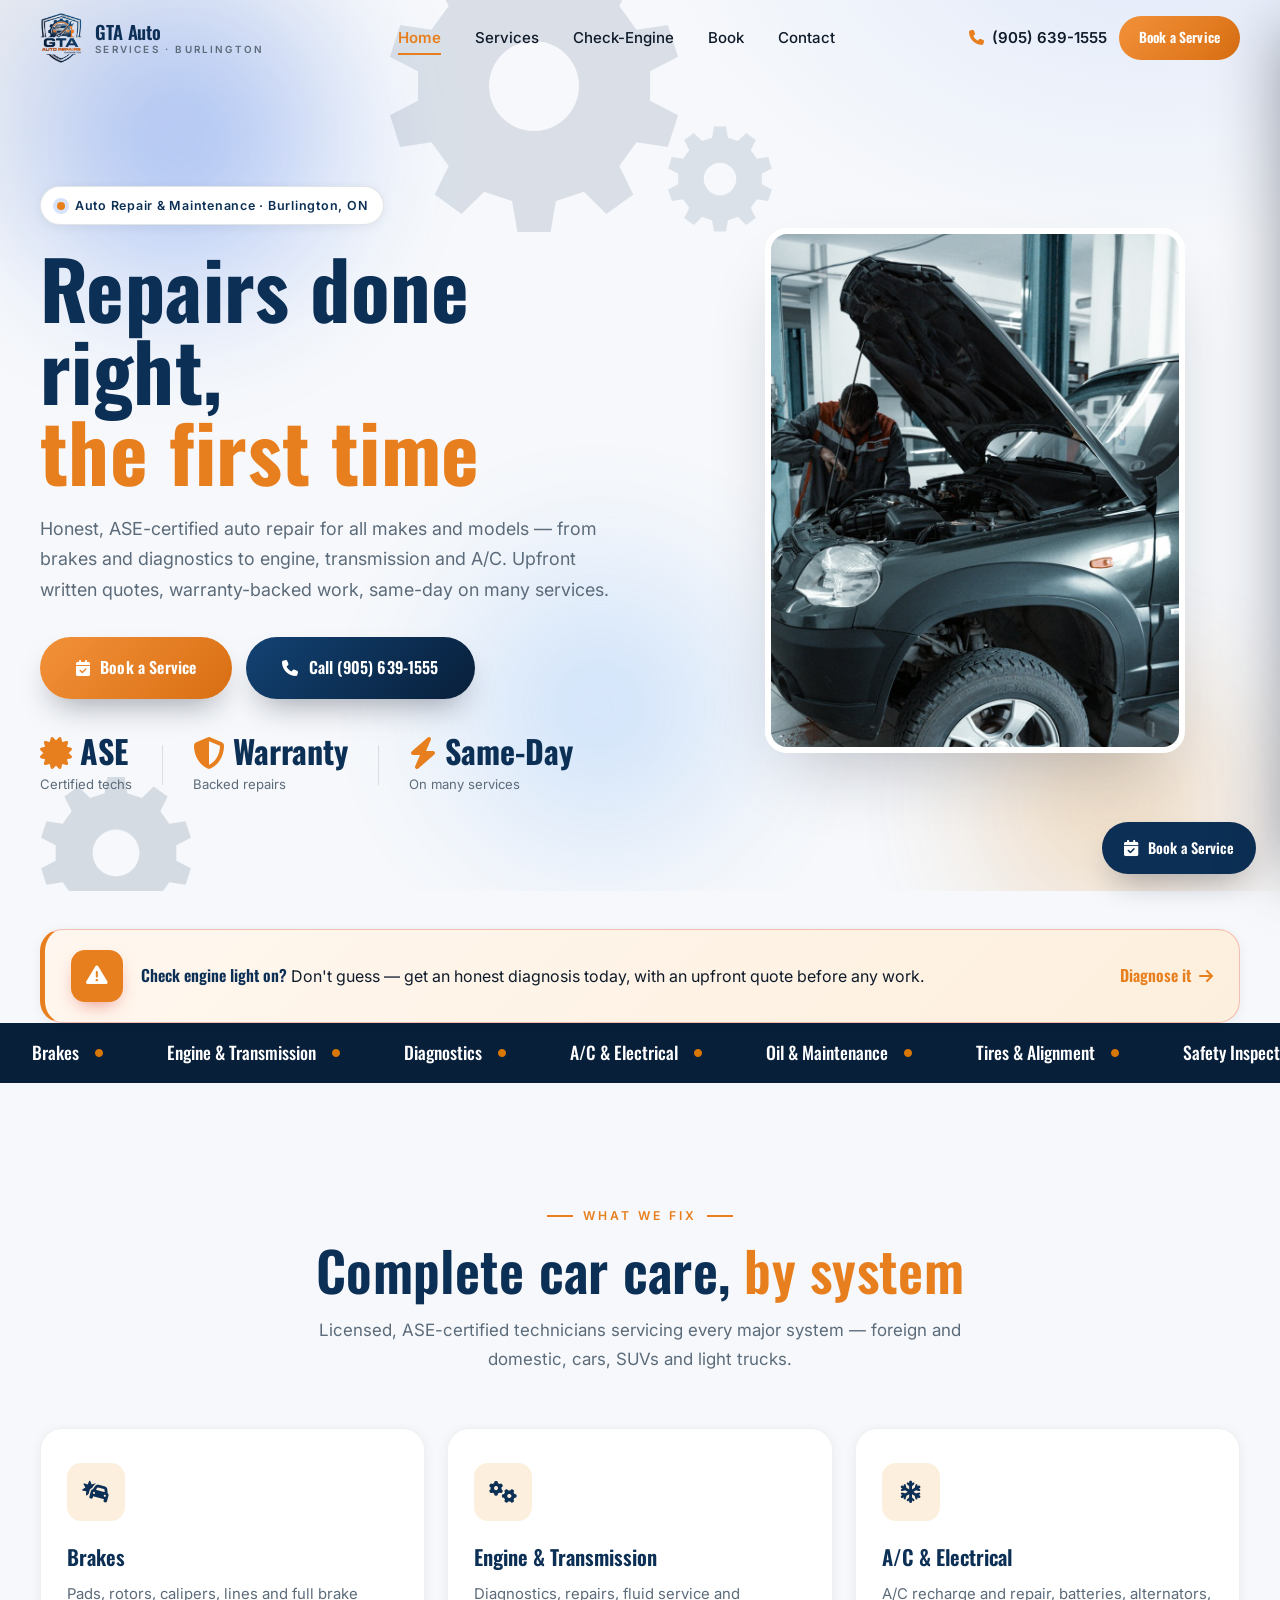
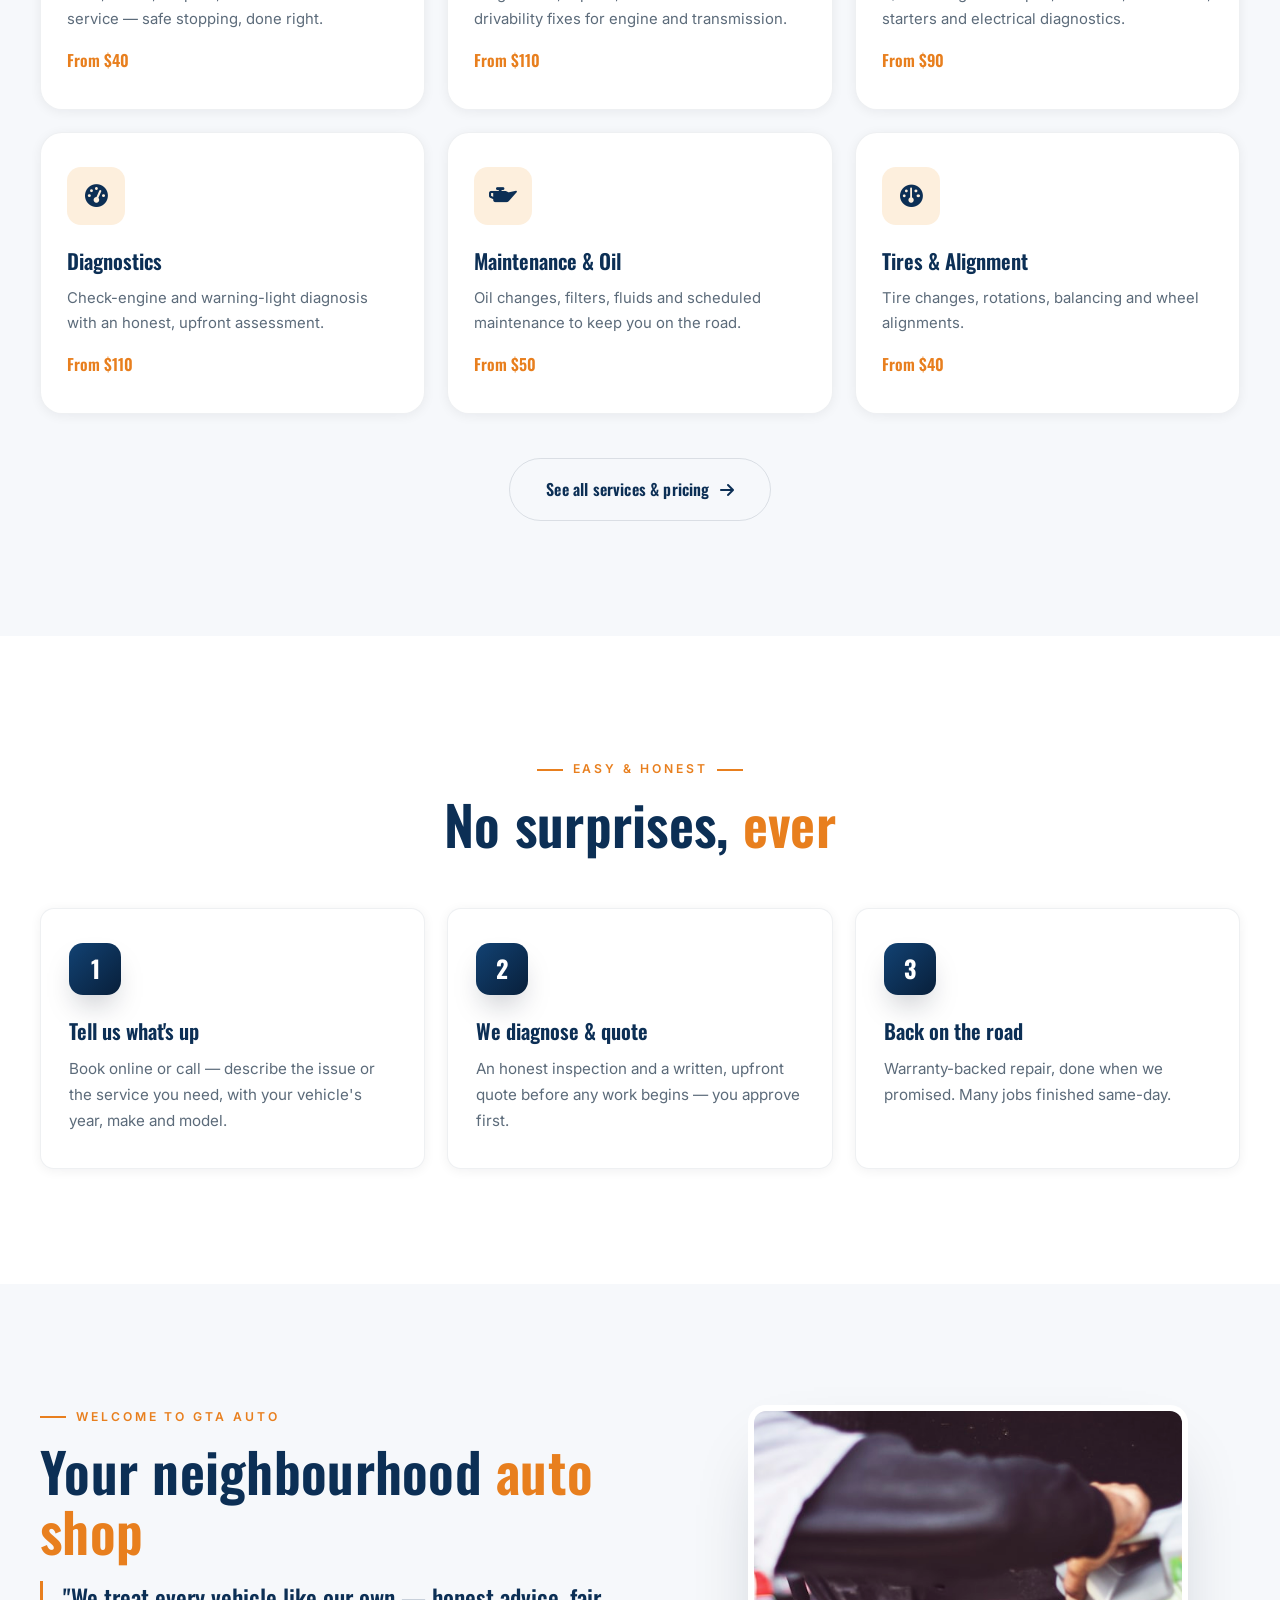
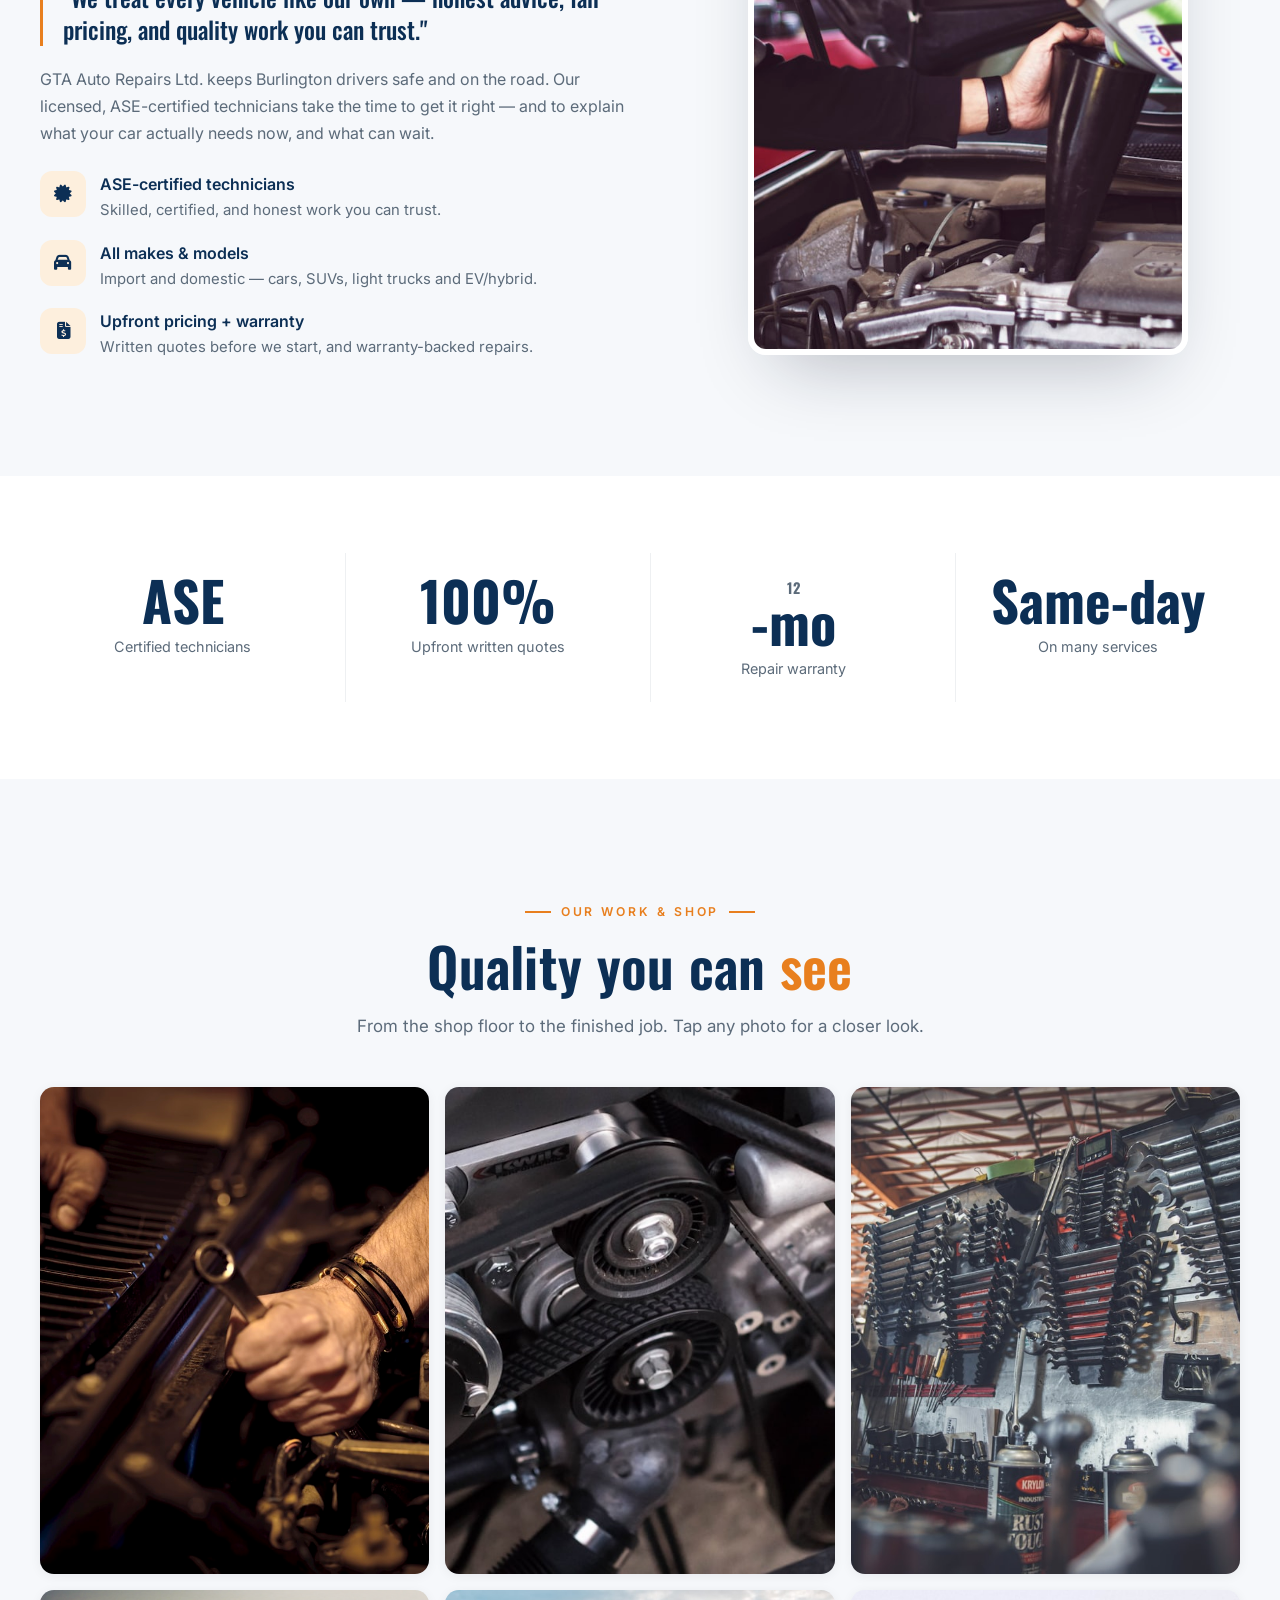
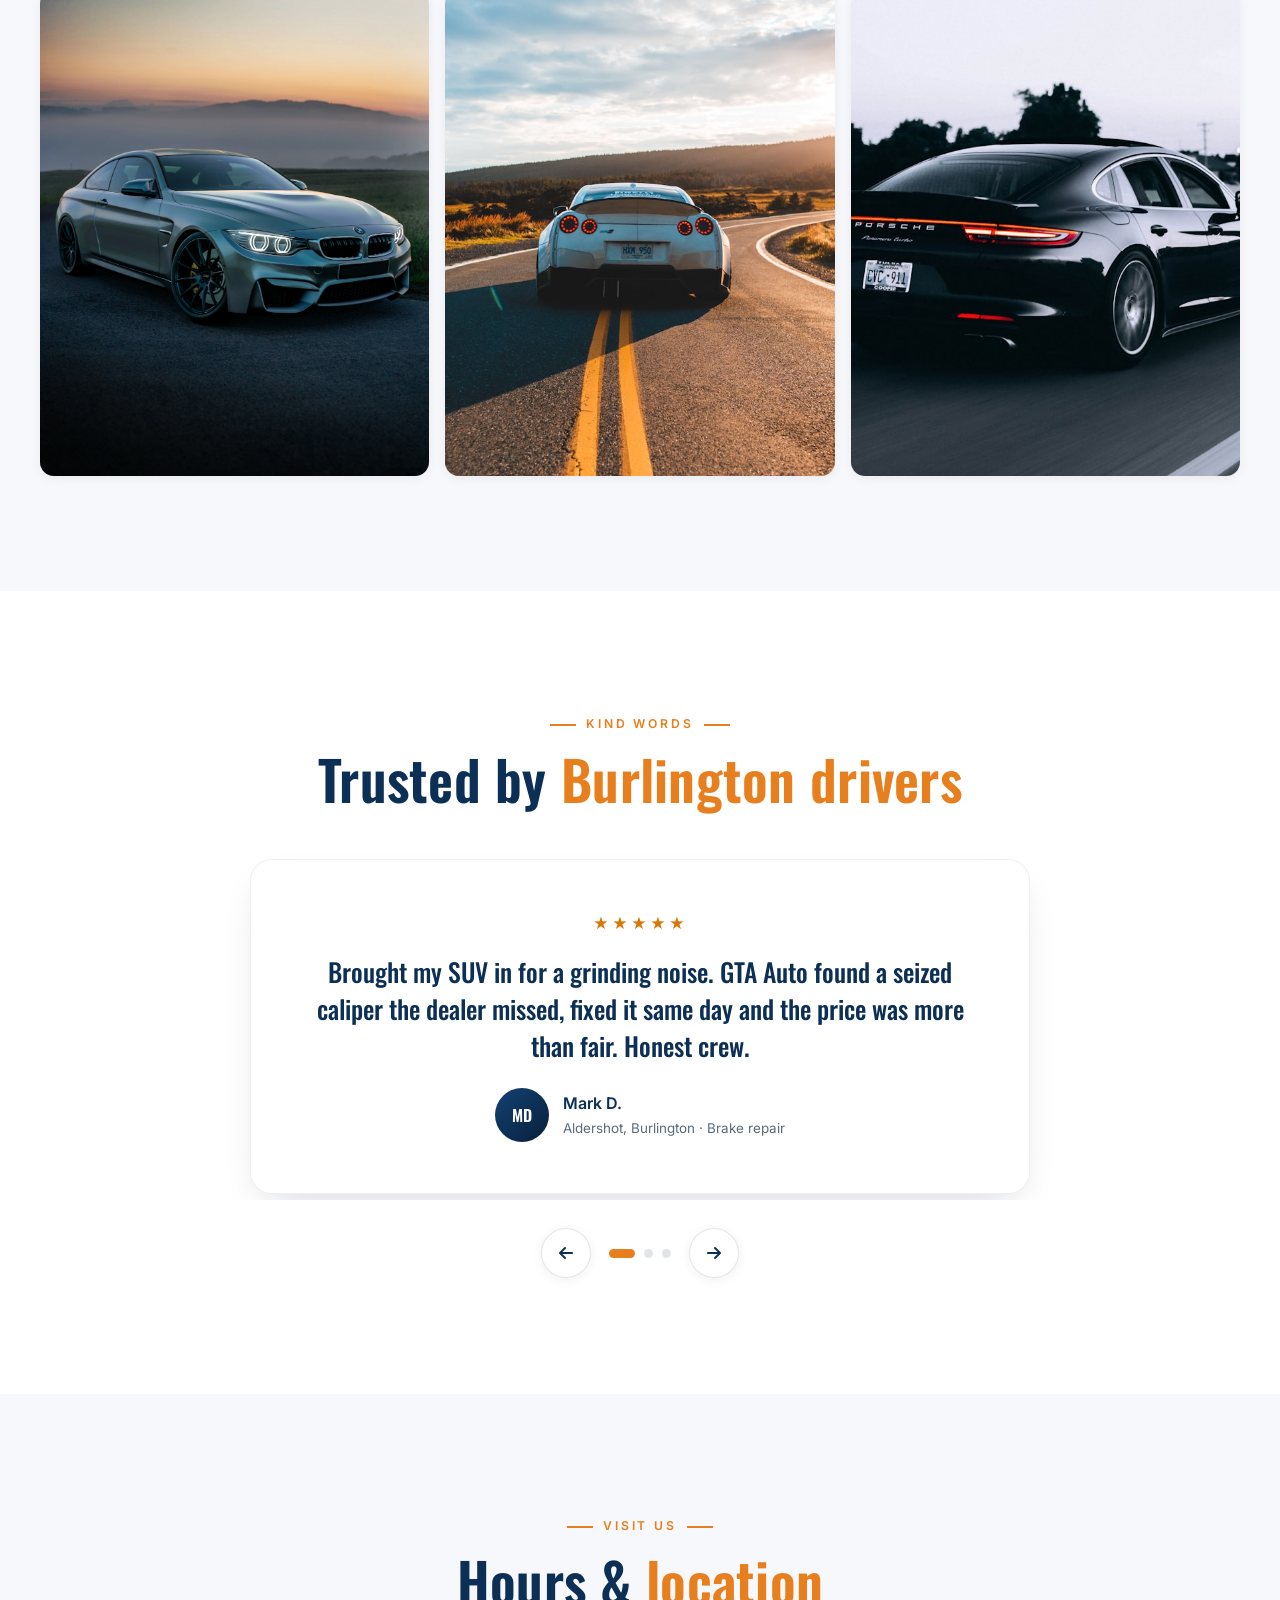
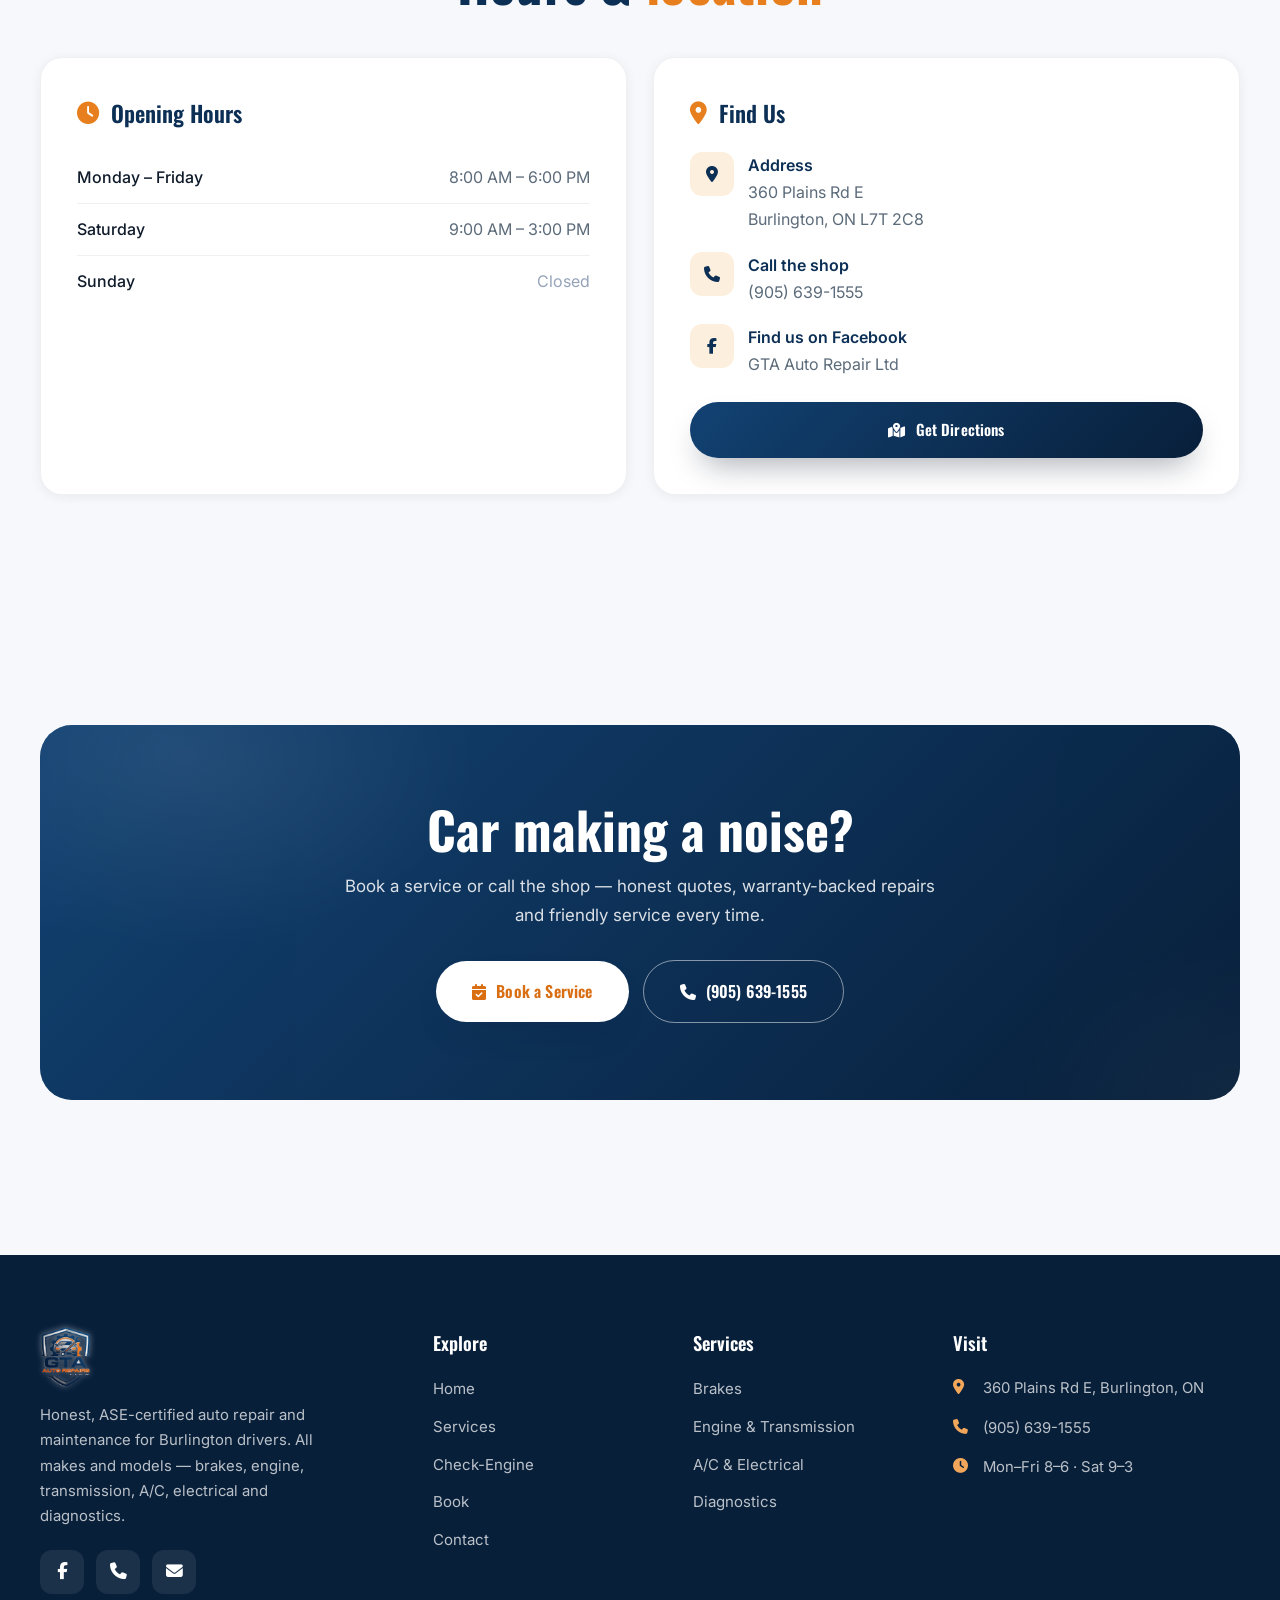
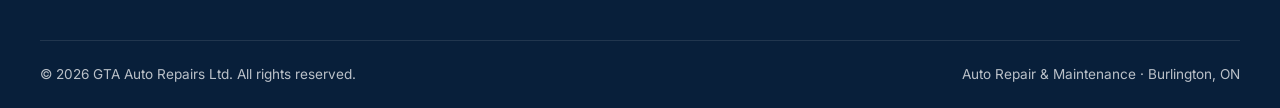
<file: index.html>
<!DOCTYPE html>
<html lang="en">
<head>
  <meta charset="UTF-8" />
  <meta name="viewport" content="width=device-width, initial-scale=1.0" />
  <title>GTA Auto Repairs Ltd. | Auto Repair &amp; Maintenance in Burlington, ON</title>
  <meta name="description" content="Honest, ASE-certified auto repair &amp; maintenance in Burlington, ON. Brakes, engine, transmission, A/C, electrical and diagnostics. All makes &amp; models, warranty-backed, same-day on many services. Call (905) 639-1555." />
  <meta name="theme-color" content="#0C2F55" />
  <meta property="og:type" content="website" />
  <meta property="og:site_name" content="GTA Auto Repairs Ltd." />
  <meta property="og:title" content="GTA Auto Repairs Ltd. | Auto Repair in Burlington, ON" />
  <meta property="og:description" content="Honest, warranty-backed auto repair — brakes, engine, transmission, A/C, electrical &amp; diagnostics. All makes &amp; models." />

  <link rel="icon" type="image/svg+xml" href="assets/favicon.svg" />
  <link rel="preconnect" href="https://fonts.googleapis.com" />
  <link rel="preconnect" href="https://fonts.gstatic.com" crossorigin />
  <link href="https://fonts.googleapis.com/css2?family=Oswald:wght@500;600;700&family=Inter:wght@400;500;600&display=swap" rel="stylesheet" />
  <link rel="stylesheet" href="https://cdnjs.cloudflare.com/ajax/libs/font-awesome/6.5.1/css/all.min.css" />
  <link rel="stylesheet" href="css/styles.css" />

  <script type="application/ld+json">
  {
    "@context": "https://schema.org",
    "@type": "AutoRepair",
    "name": "GTA Auto Repairs Ltd.",
    "description": "Honest, ASE-certified auto repair and maintenance in Burlington — brakes, engine, transmission, A/C, electrical, diagnostics, oil and tires. All makes & models, warranty-backed.",
    "priceRange": "$$",
    "telephone": "+1-905-639-1555",
    "email": "info@gtaautorepairs.ca",
    "address": { "@type": "PostalAddress", "streetAddress": "360 Plains Rd E", "addressLocality": "Burlington", "addressRegion": "ON", "postalCode": "L7T 2C8", "addressCountry": "CA" },
    "areaServed": "Burlington",
    "openingHours": ["Mo-Fr 08:00-18:00", "Sa 09:00-15:00"],
    "sameAs": ["https://www.facebook.com/p/GTA-Auto-Repair-Ltd-100054621751437/"]
  }
  </script>
</head>
<body>

  <!-- ============ HEADER ============ -->
  <header class="site-header" id="header">
    <div class="container nav">
      <a href="index.html" class="brand" aria-label="GTA Auto Repairs Ltd. home">
        <img src="assets/logo-mark.png" alt="GTA Auto Repairs Ltd." class="brand-logo" />
        <span class="brand-name"><b>GTA Auto</b><small>Services · Burlington</small></span>
      </a>
      <nav class="nav-links" aria-label="Primary">
        <a href="index.html" class="active">Home</a>
        <a href="services.html">Services</a>
        <a href="diagnostics.html">Check-Engine</a>
        <a href="book.html">Book</a>
        <a href="contact.html">Contact</a>
      </nav>
      <div class="nav-actions">
        <a href="tel:+19056391555" class="nav-phone"><i class="fa-solid fa-phone"></i> (905) 639-1555</a>
        <a href="book.html#quote" class="btn btn--sm">Book a Service</a>
        <button class="menu-toggle" id="menuToggle" aria-label="Open menu"><i class="fa-solid fa-bars"></i></button>
      </div>
    </div>
  </header>

  <!-- ============ MOBILE DRAWER ============ -->
  <div class="scrim" id="scrim"></div>
  <aside class="mobile-drawer" id="drawer" aria-label="Mobile menu">
    <div class="drawer-head">
      <img src="assets/logo-mark.png" alt="GTA Auto Repairs Ltd." style="height:44px" />
      <button class="drawer-close" id="drawerClose" aria-label="Close menu"><i class="fa-solid fa-xmark"></i></button>
    </div>
    <nav>
      <a href="index.html" class="active">Home <i class="fa-solid fa-chevron-right"></i></a>
      <a href="services.html">Services <i class="fa-solid fa-chevron-right"></i></a>
      <a href="diagnostics.html">Check-Engine Light <i class="fa-solid fa-chevron-right"></i></a>
      <a href="book.html">Book <i class="fa-solid fa-chevron-right"></i></a>
      <a href="contact.html">Contact <i class="fa-solid fa-chevron-right"></i></a>
    </nav>
    <div class="drawer-cta">
      <a href="book.html#quote" class="btn btn--block">Book a Service</a>
      <a href="tel:+19056391555" class="btn btn--navy btn--block"><i class="fa-solid fa-phone"></i> Call the Shop</a>
    </div>
    <div class="drawer-contact">
      <a href="tel:+19056391555"><i class="fa-solid fa-phone"></i> (905) 639-1555</a>
      <span><i class="fa-solid fa-location-dot"></i> 360 Plains Rd E, Burlington, ON</span>
    </div>
  </aside>

  <!-- ============ HERO (dual-path: Book OR Call) ============ -->
  <section class="hero">
    <div class="hero-bg" aria-hidden="true">
      <span class="ambient-blob b1"></span>
      <span class="ambient-blob b2"></span>
      <span class="ambient-blob b3"></span>
      <img class="ambient-gear g1" src="assets/gear.svg" alt="" />
      <img class="ambient-gear g2" src="assets/gear.svg" alt="" />
      <img class="ambient-gear g3" src="assets/gear.svg" alt="" />
    </div>
    <div class="container hero-grid">
      <div class="hero-content">
        <span class="hero-badge reveal"><span class="dot"></span> Auto Repair &amp; Maintenance · Burlington, ON</span>
        <h1 class="hero-title reveal d1">Repairs done right,<br/><em>the first time</em></h1>
        <p class="hero-sub reveal d2">Honest, ASE-certified auto repair for all makes and models — from brakes and diagnostics to engine, transmission and A/C. Upfront written quotes, warranty-backed work, same-day on many services.</p>
        <div class="hero-ctas reveal d3">
          <a href="book.html#quote" class="btn btn--lg"><i class="fa-solid fa-calendar-check"></i> Book a Service</a>
          <a href="tel:+19056391555" class="btn btn--navy btn--lg"><i class="fa-solid fa-phone"></i> Call (905) 639-1555</a>
        </div>
        <div class="hero-meta reveal d4">
          <div class="m"><b><i class="fa-solid fa-certificate" style="color:var(--navy-bright)"></i> ASE</b><span>Certified techs</span></div>
          <div class="divider"></div>
          <div class="m"><b><i class="fa-solid fa-shield-halved" style="color:var(--navy-bright)"></i> Warranty</b><span>Backed repairs</span></div>
          <div class="divider"></div>
          <div class="m"><b><i class="fa-solid fa-bolt" style="color:var(--navy-bright)"></i> Same-Day</b><span>On many services</span></div>
        </div>
      </div>
      <div class="hero-visual" id="heroVisual">
        <div class="hero-photo-wrap">
          <!-- REPLACE WITH REAL PHOTO: shop storefront / bay with a car on the lift -->
          <div class="hero-photo"><img src="assets/photos/hero.jpg" alt="Technician servicing a vehicle at GTA Auto Repairs Ltd." data-zoom /></div>
        </div>
      </div>
    </div>
  </section>

  <!-- ============ CHECK-ENGINE CALLOUT ============ -->
  <div class="container">
    <a href="diagnostics.html" class="ce-band reveal">
      <span class="ce-ico"><i class="fa-solid fa-triangle-exclamation"></i></span>
      <span class="ce-txt"><b>Check engine light on?</b> Don't guess — get an honest diagnosis today, with an upfront quote before any work.</span>
      <span class="ce-go">Diagnose it <i class="fa-solid fa-arrow-right"></i></span>
    </a>
  </div>

  <!-- ============ MARQUEE ============ -->
  <div class="marquee" aria-hidden="true">
    <div class="marquee-track">
      <span class="marquee-item">Brakes <i class="fa-solid fa-circle"></i></span>
      <span class="marquee-item">Engine &amp; Transmission <i class="fa-solid fa-circle"></i></span>
      <span class="marquee-item">Diagnostics <i class="fa-solid fa-circle"></i></span>
      <span class="marquee-item">A/C &amp; Electrical <i class="fa-solid fa-circle"></i></span>
      <span class="marquee-item">Oil &amp; Maintenance <i class="fa-solid fa-circle"></i></span>
      <span class="marquee-item">Tires &amp; Alignment <i class="fa-solid fa-circle"></i></span>
      <span class="marquee-item">Safety Inspections <i class="fa-solid fa-circle"></i></span>
      <span class="marquee-item">Brakes <i class="fa-solid fa-circle"></i></span>
      <span class="marquee-item">Engine &amp; Transmission <i class="fa-solid fa-circle"></i></span>
      <span class="marquee-item">Diagnostics <i class="fa-solid fa-circle"></i></span>
      <span class="marquee-item">A/C &amp; Electrical <i class="fa-solid fa-circle"></i></span>
      <span class="marquee-item">Oil &amp; Maintenance <i class="fa-solid fa-circle"></i></span>
      <span class="marquee-item">Tires &amp; Alignment <i class="fa-solid fa-circle"></i></span>
      <span class="marquee-item">Safety Inspections <i class="fa-solid fa-circle"></i></span>
    </div>
  </div>

  <!-- ============ SERVICES BY SYSTEM ============ -->
  <section class="section" id="services">
    <div class="container center">
      <span class="eyebrow eyebrow--center reveal">What We Fix</span>
      <h2 class="section-title reveal d1">Complete car care, <em>by system</em></h2>
      <p class="section-lead reveal d2">Licensed, ASE-certified technicians servicing every major system — foreign and domestic, cars, SUVs and light trucks.</p>
    </div>
    <div class="container">
      <div class="feat-grid">
        <div class="feat-card reveal d1"><div class="ic"><i class="fa-solid fa-car-burst"></i></div><h3>Brakes</h3><p>Pads, rotors, calipers, lines and full brake service — safe stopping, done right.</p><span class="from">From $40</span></div>
        <div class="feat-card reveal d2"><div class="ic"><i class="fa-solid fa-gears"></i></div><h3>Engine &amp; Transmission</h3><p>Diagnostics, repairs, fluid service and drivability fixes for engine and transmission.</p><span class="from">From $110</span></div>
        <div class="feat-card reveal d3"><div class="ic"><i class="fa-solid fa-snowflake"></i></div><h3>A/C &amp; Electrical</h3><p>A/C recharge and repair, batteries, alternators, starters and electrical diagnostics.</p><span class="from">From $90</span></div>
        <div class="feat-card reveal d4"><div class="ic"><i class="fa-solid fa-gauge-high"></i></div><h3>Diagnostics</h3><p>Check-engine and warning-light diagnosis with an honest, upfront assessment.</p><span class="from">From $110</span></div>
        <div class="feat-card reveal d1"><div class="ic"><i class="fa-solid fa-oil-can"></i></div><h3>Maintenance &amp; Oil</h3><p>Oil changes, filters, fluids and scheduled maintenance to keep you on the road.</p><span class="from">From $50</span></div>
        <div class="feat-card reveal d2"><div class="ic"><i class="fa-solid fa-gauge"></i></div><h3>Tires &amp; Alignment</h3><p>Tire changes, rotations, balancing and wheel alignments.</p><span class="from">From $40</span></div>
      </div>
      <div class="center" style="margin-top:44px"><a href="services.html" class="btn btn--ghost btn--lg reveal">See all services &amp; pricing <i class="fa-solid fa-arrow-right"></i></a></div>
    </div>
  </section>

  <!-- ============ HOW IT WORKS ============ -->
  <section class="section section--alt" id="how">
    <div class="container center">
      <span class="eyebrow eyebrow--center reveal">Easy &amp; Honest</span>
      <h2 class="section-title reveal d1">No surprises, <em>ever</em></h2>
    </div>
    <div class="container">
      <div class="steps">
        <div class="step reveal d1"><div class="step-num">1</div><h3>Tell us what's up</h3><p>Book online or call — describe the issue or the service you need, with your vehicle's year, make and model.</p></div>
        <div class="step reveal d2"><div class="step-num">2</div><h3>We diagnose &amp; quote</h3><p>An honest inspection and a written, upfront quote before any work begins — you approve first.</p></div>
        <div class="step reveal d3"><div class="step-num">3</div><h3>Back on the road</h3><p>Warranty-backed repair, done when we promised. Many jobs finished same-day.</p></div>
      </div>
    </div>
  </section>

  <!-- ============ ABOUT / CERTIFICATIONS ============ -->
  <section class="section" id="about">
    <div class="container story-grid">
      <div class="story-text">
        <span class="eyebrow reveal">Welcome To GTA Auto</span>
        <h2 class="section-title reveal d1">Your neighbourhood <em>auto shop</em></h2>
        <p class="story-quote reveal d2">"We treat every vehicle like our own — honest advice, fair pricing, and quality work you can trust."</p>
        <p class="reveal d2" style="color:var(--ink-soft)">GTA Auto Repairs Ltd. keeps Burlington drivers safe and on the road. Our licensed, ASE-certified technicians take the time to get it right — and to explain what your car actually needs now, and what can wait.</p>
        <div class="story-features">
          <div class="story-feature reveal d1"><span class="ic"><i class="fa-solid fa-certificate"></i></span><div><b>ASE-certified technicians</b><p>Skilled, certified, and honest work you can trust.</p></div></div>
          <div class="story-feature reveal d2"><span class="ic"><i class="fa-solid fa-car"></i></span><div><b>All makes &amp; models</b><p>Import and domestic — cars, SUVs, light trucks and EV/hybrid.</p></div></div>
          <div class="story-feature reveal d3"><span class="ic"><i class="fa-solid fa-file-invoice-dollar"></i></span><div><b>Upfront pricing + warranty</b><p>Written quotes before we start, and warranty-backed repairs.</p></div></div>
        </div>
      </div>
      <div class="story-collage reveal-scale">
        <!-- REPLACE WITH REAL PHOTO: the shop, team, or a car being serviced -->
        <div class="story-media"><img src="assets/photos/about.jpg" alt="Service at GTA Auto Repairs Ltd." data-parallax="22" /></div>
      </div>
    </div>
  </section>

  <!-- ============ TRUST STATS ============ -->
  <section class="section--tight section--alt">
    <div class="container">
      <div class="stats">
        <div class="stat reveal d1"><b>ASE</b><span>Certified technicians</span></div>
        <div class="stat reveal d2"><b>100%</b><span>Upfront written quotes</span></div>
        <div class="stat reveal d3"><b><span data-count="12">0</span>-mo</b><span>Repair warranty</span></div>
        <div class="stat reveal d4"><b>Same-day</b><span>On many services</span></div>
      </div>
    </div>
  </section>

  <!-- ============ GALLERY ============ -->
  <section class="section" id="gallery">
    <div class="container center">
      <span class="eyebrow eyebrow--center reveal">Our Work &amp; Shop</span>
      <h2 class="section-title reveal d1">Quality you can <em>see</em></h2>
      <p class="section-lead reveal d2">From the shop floor to the finished job. Tap any photo for a closer look.</p>
    </div>
    <div class="container">
      <!-- REPLACE WITH REAL PHOTOS: shop bays, technicians, before/after work, storefront sign -->
      <div class="gallery reveal">
        <div class="gal-item" data-cap="Repairs &amp; service done right"><img src="assets/photos/g1.jpg" alt="Mechanic repairing an engine" /><span class="gal-cap">Repairs &amp; Service</span></div>
        <div class="gal-item" data-cap="Precision diagnostics"><img src="assets/photos/g2.jpg" alt="Engine diagnostics" /><span class="gal-cap">Diagnostics</span></div>
        <div class="gal-item" data-cap="Quality parts &amp; components"><img src="assets/photos/g3.jpg" alt="Auto parts" /><span class="gal-cap">Quality Parts</span></div>
        <div class="gal-item" data-cap="Ready for pickup"><img src="assets/photos/g4.jpg" alt="Serviced car ready for pickup" /><span class="gal-cap">Ready for Pickup</span></div>
        <div class="gal-item" data-cap="Back on the road, safely"><img src="assets/photos/g5.jpg" alt="Car back on the road" /><span class="gal-cap">Back on the Road</span></div>
        <div class="gal-item" data-cap="All makes &amp; models welcome"><img src="assets/photos/g6.jpg" alt="Serviced vehicle" /><span class="gal-cap">All Makes &amp; Models</span></div>
      </div>
    </div>
  </section>

  <!-- ============ TESTIMONIALS ============ -->
  <section class="section section--alt testimonials" id="reviews">
    <div class="container center">
      <span class="eyebrow eyebrow--center reveal">Kind Words</span>
      <h2 class="section-title reveal d1">Trusted by <em>Burlington drivers</em></h2>
    </div>
    <div class="container">
      <div class="tst-viewport">
        <div class="tst-track" id="tstTrack">
          <div class="tst-slide"><div class="tst-card">
            <div class="tst-stars">★★★★★</div>
            <p class="tst-text">Brought my SUV in for a grinding noise. GTA Auto found a seized caliper the dealer missed, fixed it same day and the price was more than fair. Honest crew.</p>
            <div class="tst-author"><div class="tst-avatar">MD</div><div class="who"><b>Mark D.</b><span>Aldershot, Burlington · Brake repair</span></div></div>
          </div></div>
          <div class="tst-slide"><div class="tst-card">
            <div class="tst-stars">★★★★★</div>
            <p class="tst-text">Passed my safety and got a full synthetic oil change done over lunch. They texted me a written quote first — no surprises on the bill. Booking again for winter tires.</p>
            <div class="tst-author"><div class="tst-avatar">PS</div><div class="who"><b>Priya S.</b><span>Plains Road E · Safety + oil change</span></div></div>
          </div></div>
          <div class="tst-slide"><div class="tst-card">
            <div class="tst-stars">★★★★★</div>
            <p class="tst-text">Check-engine light had me worried but they ran a proper diagnostic, showed me the code and had my Civic sorted the next morning. Finally a Burlington shop I actually trust.</p>
            <div class="tst-author"><div class="tst-avatar">TR</div><div class="who"><b>Tom R.</b><span>Downtown Burlington · Diagnostics</span></div></div>
          </div></div>
        </div>
      </div>
      <div class="tst-controls">
        <button class="tst-arrow" id="tstPrev" aria-label="Previous review"><i class="fa-solid fa-arrow-left"></i></button>
        <div class="tst-dots" id="tstDots"></div>
        <button class="tst-arrow" id="tstNext" aria-label="Next review"><i class="fa-solid fa-arrow-right"></i></button>
      </div>
    </div>
  </section>

  <!-- ============ HOURS & LOCATION (NAP) ============ -->
  <section class="section" id="visit">
    <div class="container center">
      <span class="eyebrow eyebrow--center reveal">Visit Us</span>
      <h2 class="section-title reveal d1">Hours &amp; <em>location</em></h2>
    </div>
    <div class="container">
      <div class="hours-grid">
        <div class="hours-card reveal">
          <h3><i class="fa-solid fa-clock"></i> Opening Hours</h3>
          <div class="hours-row"><span class="d">Monday – Friday</span><span class="h">8:00 AM – 6:00 PM</span></div>
          <div class="hours-row"><span class="d">Saturday</span><span class="h">9:00 AM – 3:00 PM</span></div>
          <div class="hours-row"><span class="d">Sunday</span><span class="h closed">Closed</span></div>
        </div>
        <div class="hours-card reveal d1">
          <h3><i class="fa-solid fa-location-dot"></i> Find Us</h3>
          <div class="info-list">
            <div class="info-row"><span class="ic"><i class="fa-solid fa-location-dot"></i></span><div><b>Address</b><span>360 Plains Rd E<br/>Burlington, ON L7T 2C8</span></div></div>
            <div class="info-row"><span class="ic"><i class="fa-solid fa-phone"></i></span><div><b>Call the shop</b><a href="tel:+19056391555">(905) 639-1555</a></div></div>
            <div class="info-row"><span class="ic"><i class="fa-brands fa-facebook-f"></i></span><div><b>Find us on Facebook</b><a href="https://www.facebook.com/p/GTA-Auto-Repair-Ltd-100054621751437/" target="_blank" rel="noopener">GTA Auto Repair Ltd</a></div></div>
          </div>
          <a href="https://www.google.com/maps/search/?api=1&query=360+Plains+Rd+E+Burlington+ON" target="_blank" rel="noopener" class="btn btn--block btn--navy" style="margin-top:24px"><i class="fa-solid fa-map-location-dot"></i> Get Directions</a>
        </div>
      </div>
    </div>
  </section>

  <!-- ============ CTA ============ -->
  <section class="section">
    <div class="container">
      <div class="cta-band reveal-scale">
        <h2>Car making a noise?</h2>
        <p>Book a service or call the shop — honest quotes, warranty-backed repairs and friendly service every time.</p>
        <div class="hero-ctas">
          <a href="book.html#quote" class="btn btn--white btn--lg"><i class="fa-solid fa-calendar-check"></i> Book a Service</a>
          <a href="tel:+19056391555" class="btn btn--ghost btn--lg" style="border-color:rgba(255,255,255,0.5);color:#fff"><i class="fa-solid fa-phone"></i> (905) 639-1555</a>
        </div>
      </div>
    </div>
  </section>

  <!-- ============ FOOTER ============ -->
  <footer class="footer">
    <div class="container">
      <div class="footer-top">
        <div class="footer-brand">
          <img src="assets/logo-mark.png" alt="GTA Auto Repairs Ltd." class="brand-logo-f" />
          <p>Honest, ASE-certified auto repair and maintenance for Burlington drivers. All makes and models — brakes, engine, transmission, A/C, electrical and diagnostics.</p>
          <div class="footer-social">
            <a href="https://www.facebook.com/p/GTA-Auto-Repair-Ltd-100054621751437/" target="_blank" rel="noopener" aria-label="Facebook"><i class="fa-brands fa-facebook-f"></i></a>
            <a href="tel:+19056391555" aria-label="Phone"><i class="fa-solid fa-phone"></i></a>
            <a href="mailto:info@gtaautorepairs.ca" aria-label="Email"><i class="fa-solid fa-envelope"></i></a>
          </div>
        </div>
        <div>
          <h4>Explore</h4>
          <div class="footer-links"><a href="index.html">Home</a><a href="services.html">Services</a><a href="diagnostics.html">Check-Engine</a><a href="book.html">Book</a><a href="contact.html">Contact</a></div>
        </div>
        <div>
          <h4>Services</h4>
          <div class="footer-links"><a href="services.html">Brakes</a><a href="services.html">Engine &amp; Transmission</a><a href="services.html">A/C &amp; Electrical</a><a href="services.html">Diagnostics</a></div>
        </div>
        <div>
          <h4>Visit</h4>
          <div class="footer-contact">
            <span><i class="fa-solid fa-location-dot"></i> 360 Plains Rd E, Burlington, ON</span>
            <a href="tel:+19056391555"><i class="fa-solid fa-phone"></i> (905) 639-1555</a>
            <span><i class="fa-solid fa-clock"></i> Mon–Fri 8–6 · Sat 9–3</span>
          </div>
        </div>
      </div>
      <div class="footer-bottom">
        <span>© <span data-year>2026</span> GTA Auto Repairs Ltd. All rights reserved.</span>
        <span>Auto Repair &amp; Maintenance · Burlington, ON</span>
      </div>
    </div>
  </footer>

  <!-- ============ LIGHTBOX ============ -->
  <div class="lightbox" id="lightbox" aria-hidden="true">
    <button class="lightbox-close" id="lbClose" aria-label="Close"><i class="fa-solid fa-xmark"></i></button>
    <button class="lightbox-nav prev" id="lbPrev" aria-label="Previous"><i class="fa-solid fa-chevron-left"></i></button>
    <button class="lightbox-nav next" id="lbNext" aria-label="Next"><i class="fa-solid fa-chevron-right"></i></button>
    <div><img id="lbImg" src="assets/photos/g1.jpg" alt="" /><div class="lightbox-cap" id="lbCap"></div></div>
  </div>

  <a href="book.html#quote" class="fab-cta" aria-label="Book a service"><i class="fa-solid fa-calendar-check"></i><span>Book a Service</span></a>
  <button class="to-top" id="toTop" aria-label="Back to top"><i class="fa-solid fa-arrow-up"></i></button>

  <script src="js/main.js"></script>
</body>
</html>
</file>
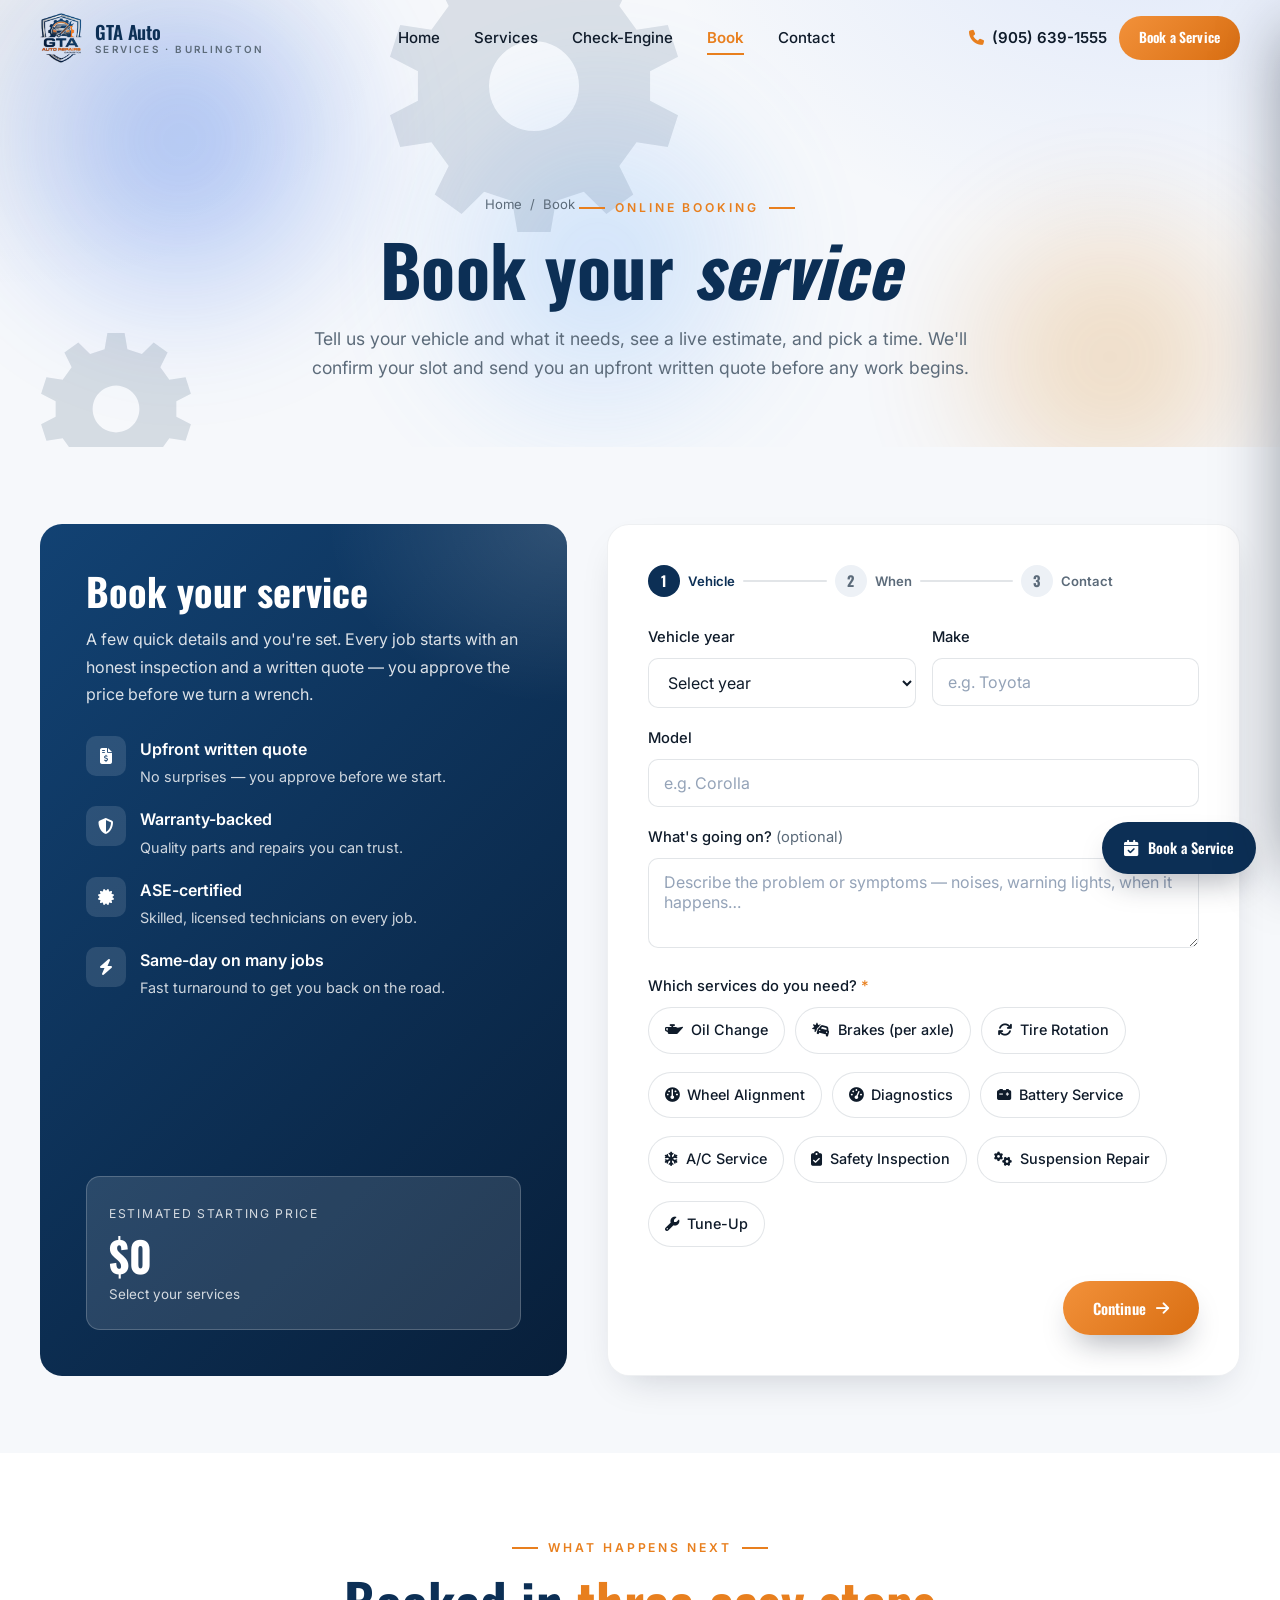
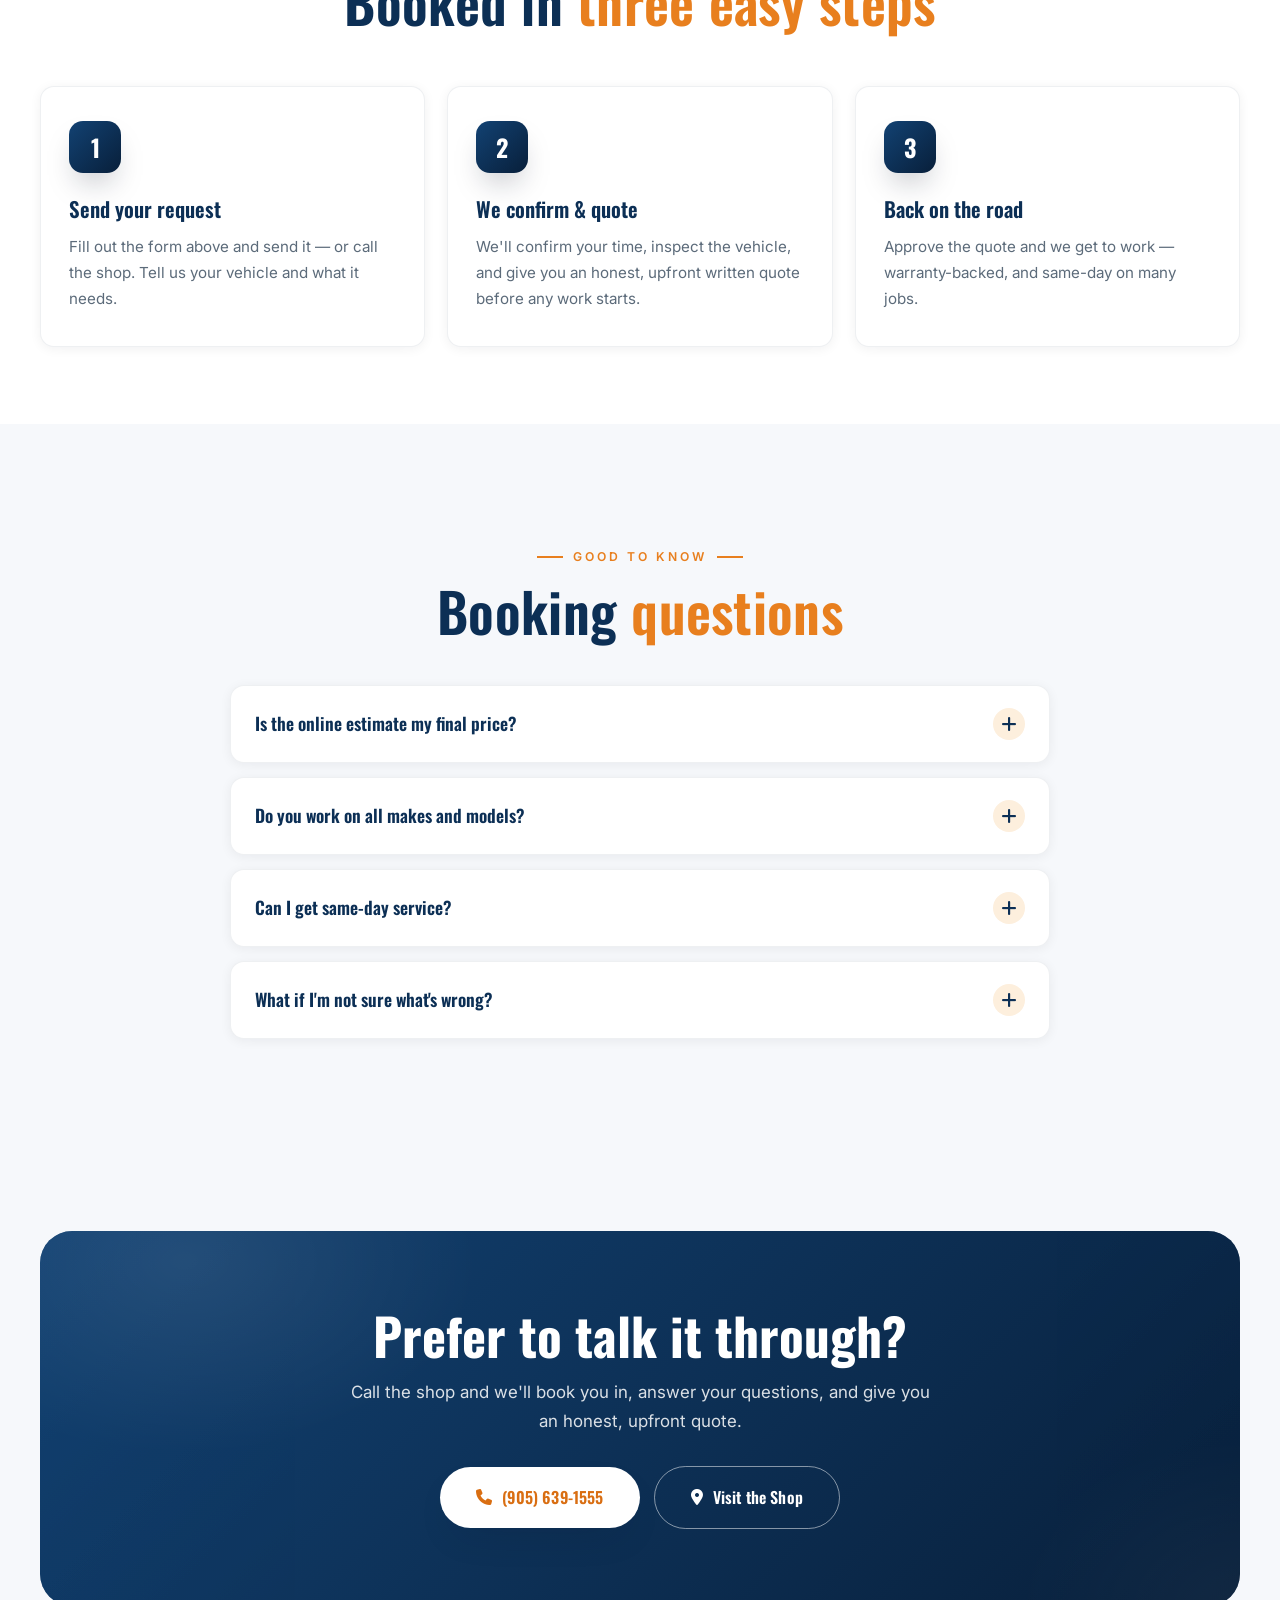
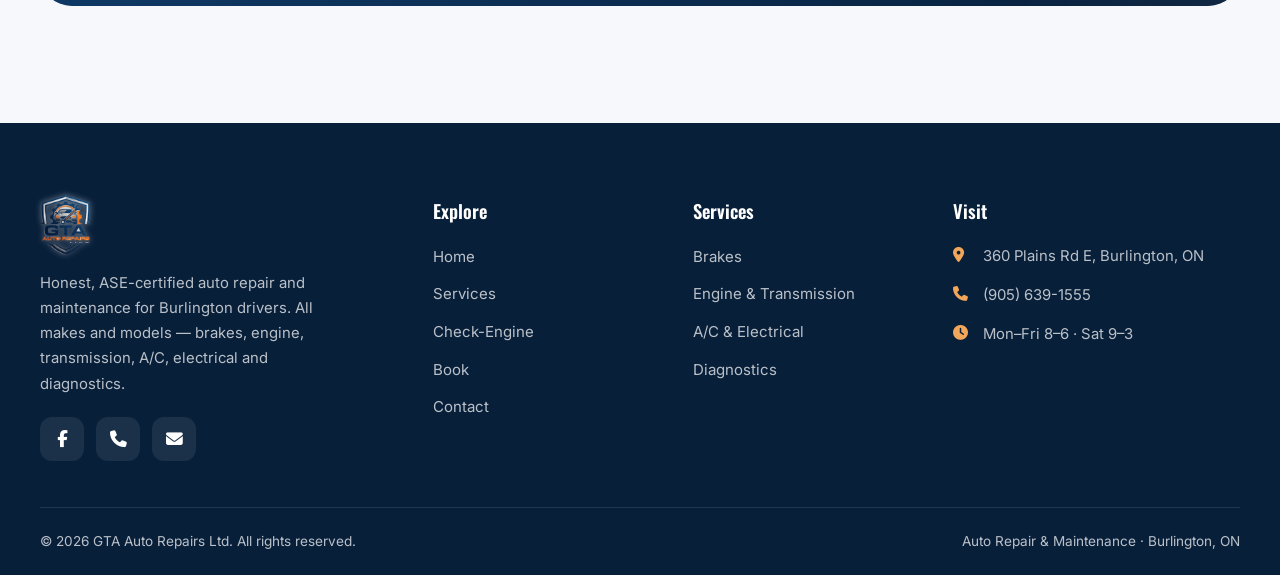
<file: book.html>
<!DOCTYPE html>
<html lang="en">
<head>
  <meta charset="UTF-8" />
  <meta name="viewport" content="width=device-width, initial-scale=1.0" />
  <title>Book a Service | GTA Auto Repairs Ltd. · Burlington, ON</title>
  <meta name="description" content="Book your auto service online at GTA Auto Repairs Ltd. in Burlington, ON. Tell us your vehicle and service, get a live estimate, and pick a time. Upfront written quotes, warranty-backed, ASE-certified. Call (905) 639-1555." />
  <meta name="theme-color" content="#0C2F55" />
  <meta property="og:type" content="website" />
  <meta property="og:site_name" content="GTA Auto Repairs Ltd." />
  <meta property="og:title" content="Book a Service | GTA Auto Repairs Ltd. · Burlington, ON" />
  <meta property="og:description" content="Book your auto repair or maintenance online — live estimate, upfront written quote, warranty-backed work. All makes & models." />

  <link rel="icon" type="image/svg+xml" href="assets/favicon.svg" />
  <link rel="preconnect" href="https://fonts.googleapis.com" />
  <link rel="preconnect" href="https://fonts.gstatic.com" crossorigin />
  <link href="https://fonts.googleapis.com/css2?family=Oswald:wght@500;600;700&family=Inter:wght@400;500;600&display=swap" rel="stylesheet" />
  <link rel="stylesheet" href="https://cdnjs.cloudflare.com/ajax/libs/font-awesome/6.5.1/css/all.min.css" />
  <link rel="stylesheet" href="css/styles.css" />

  <script type="application/ld+json">
  {
    "@context": "https://schema.org",
    "@type": "AutoRepair",
    "name": "GTA Auto Repairs Ltd.",
    "description": "Honest, ASE-certified auto repair and maintenance in Burlington — brakes, engine, transmission, A/C, electrical, diagnostics, oil and tires. All makes & models, warranty-backed.",
    "priceRange": "$$",
    "telephone": "+1-905-639-1555",
    "email": "info@gtaautorepairs.ca",
    "address": { "@type": "PostalAddress", "streetAddress": "360 Plains Rd E", "addressLocality": "Burlington", "addressRegion": "ON", "postalCode": "L7T 2C8", "addressCountry": "CA" },
    "areaServed": "Burlington",
    "openingHours": ["Mo-Fr 08:00-18:00", "Sa 09:00-15:00"],
    "sameAs": ["https://www.facebook.com/p/GTA-Auto-Repair-Ltd-100054621751437/"]
  }
  </script>
</head>
<body>

  <!-- ============ HEADER ============ -->
  <header class="site-header" id="header">
    <div class="container nav">
      <a href="index.html" class="brand" aria-label="GTA Auto Repairs Ltd. home">
        <img src="assets/logo-mark.png" alt="GTA Auto Repairs Ltd." class="brand-logo" />
        <span class="brand-name"><b>GTA Auto</b><small>Services · Burlington</small></span>
      </a>
      <nav class="nav-links" aria-label="Primary">
        <a href="index.html">Home</a>
        <a href="services.html">Services</a>
        <a href="diagnostics.html">Check-Engine</a>
        <a href="book.html" class="active">Book</a>
        <a href="contact.html">Contact</a>
      </nav>
      <div class="nav-actions">
        <a href="tel:+19056391555" class="nav-phone"><i class="fa-solid fa-phone"></i> (905) 639-1555</a>
        <a href="book.html#quote" class="btn btn--sm">Book a Service</a>
        <button class="menu-toggle" id="menuToggle" aria-label="Open menu"><i class="fa-solid fa-bars"></i></button>
      </div>
    </div>
  </header>

  <!-- ============ MOBILE DRAWER ============ -->
  <div class="scrim" id="scrim"></div>
  <aside class="mobile-drawer" id="drawer" aria-label="Mobile menu">
    <div class="drawer-head">
      <img src="assets/logo-mark.png" alt="GTA Auto Repairs Ltd." style="height:44px" />
      <button class="drawer-close" id="drawerClose" aria-label="Close menu"><i class="fa-solid fa-xmark"></i></button>
    </div>
    <nav>
      <a href="index.html">Home <i class="fa-solid fa-chevron-right"></i></a>
      <a href="services.html">Services <i class="fa-solid fa-chevron-right"></i></a>
      <a href="diagnostics.html">Check-Engine Light <i class="fa-solid fa-chevron-right"></i></a>
      <a href="book.html" class="active">Book <i class="fa-solid fa-chevron-right"></i></a>
      <a href="contact.html">Contact <i class="fa-solid fa-chevron-right"></i></a>
    </nav>
    <div class="drawer-cta">
      <a href="book.html#quote" class="btn btn--block">Book a Service</a>
      <a href="tel:+19056391555" class="btn btn--navy btn--block"><i class="fa-solid fa-phone"></i> Call the Shop</a>
    </div>
    <div class="drawer-contact">
      <a href="tel:+19056391555"><i class="fa-solid fa-phone"></i> (905) 639-1555</a>
      <span><i class="fa-solid fa-location-dot"></i> 360 Plains Rd E, Burlington, ON</span>
    </div>
  </aside>

  <!-- ============ PAGE HERO ============ -->
  <section class="page-hero">
    <div class="hero-bg" aria-hidden="true">
      <span class="ambient-blob b1"></span>
      <span class="ambient-blob b2"></span>
      <span class="ambient-blob b3"></span>
      <img class="ambient-gear g1" src="assets/gear.svg" alt="" />
      <img class="ambient-gear g2" src="assets/gear.svg" alt="" />
    </div>
    <div class="container">
      <nav class="breadcrumbs reveal" aria-label="Breadcrumb">
        <a href="index.html">Home</a> <span>/</span> <span>Book</span>
      </nav>
      <span class="eyebrow eyebrow--center reveal">Online Booking</span>
      <h1 class="reveal d1">Book your <em>service</em></h1>
      <p class="reveal d2">Tell us your vehicle and what it needs, see a live estimate, and pick a time. We'll confirm your slot and send you an upfront written quote before any work begins.</p>
    </div>
  </section>

  <!-- ============ BOOKING FORM ============ -->
  <section class="section section--tight" id="quote">
    <div class="container">
      <div class="quote-wrap">

        <!-- LEFT — pitch + live estimate -->
        <div class="quote-side reveal">
          <h2>Book your service</h2>
          <p>A few quick details and you're set. Every job starts with an honest inspection and a written quote — you approve the price before we turn a wrench.</p>
          <div class="quote-benefits">
            <div class="quote-benefit"><i class="fa-solid fa-file-invoice-dollar"></i><div><b>Upfront written quote</b><span>No surprises — you approve before we start.</span></div></div>
            <div class="quote-benefit"><i class="fa-solid fa-shield-halved"></i><div><b>Warranty-backed</b><span>Quality parts and repairs you can trust.</span></div></div>
            <div class="quote-benefit"><i class="fa-solid fa-certificate"></i><div><b>ASE-certified</b><span>Skilled, licensed technicians on every job.</span></div></div>
            <div class="quote-benefit"><i class="fa-solid fa-bolt"></i><div><b>Same-day on many jobs</b><span>Fast turnaround to get you back on the road.</span></div></div>
          </div>
          <div class="quote-live">
            <div class="quote-live-card">
              <span class="label">Estimated Starting Price</span>
              <div class="est"><span id="estAmount">$0</span></div>
              <small id="estMeta">Select your services</small>
            </div>
          </div>
        </div>

        <!-- RIGHT — the multi-step form -->
        <div class="quote-form reveal d1">
          <form id="quoteForm" novalidate>
            <div class="form-body">

              <!-- Stepper -->
              <div class="stepper">
                <div class="st active"><span class="n">1</span><span class="t">Vehicle</span><span class="bar"></span></div>
                <div class="st"><span class="n">2</span><span class="t">When</span><span class="bar"></span></div>
                <div class="st"><span class="n">3</span><span class="t">Contact</span></div>
              </div>

              <!-- STEP 1 — Vehicle & service -->
              <div class="fstep active">
                <div class="field-row">
                  <div class="field">
                    <label for="vehYear">Vehicle year</label>
                    <select id="vehYear" name="vehYear">
                      <option value="">Select year</option>
                      <option>2026</option><option>2025</option><option>2024</option><option>2023</option>
                      <option>2022</option><option>2021</option><option>2020</option><option>2019</option>
                      <option>2018</option><option>2017</option><option>2016</option><option>2015</option>
                      <option>2014</option><option>2013</option><option>2012</option><option>2011</option>
                      <option>2010</option><option>2009</option><option>2008</option><option>2007</option>
                      <option>2006</option><option>2005</option>
                      <option value="2004 or older">2004 or older</option>
                    </select>
                  </div>
                  <div class="field">
                    <label for="vehMake">Make</label>
                    <input type="text" id="vehMake" name="vehMake" placeholder="e.g. Toyota" />
                  </div>
                </div>
                <div class="field">
                  <label for="vehModel">Model</label>
                  <input type="text" id="vehModel" name="vehModel" placeholder="e.g. Corolla" />
                </div>
                <div class="field">
                  <label for="issue">What's going on? <span style="color:var(--ink-soft);font-weight:400">(optional)</span></label>
                  <textarea id="issue" name="issue" placeholder="Describe the problem or symptoms — noises, warning lights, when it happens…"></textarea>
                </div>
                <div class="field">
                  <label>Which services do you need? <span class="req">*</span></label>
                  <div class="chip-select">
                    <label class="chip-opt"><input type="checkbox" name="services" value="Oil Change" /><span><i class="fa-solid fa-oil-can"></i> Oil Change</span></label>
                    <label class="chip-opt"><input type="checkbox" name="services" value="Brakes (per axle)" /><span><i class="fa-solid fa-car-burst"></i> Brakes (per axle)</span></label>
                    <label class="chip-opt"><input type="checkbox" name="services" value="Tire Rotation" /><span><i class="fa-solid fa-arrows-rotate"></i> Tire Rotation</span></label>
                    <label class="chip-opt"><input type="checkbox" name="services" value="Wheel Alignment" /><span><i class="fa-solid fa-gauge"></i> Wheel Alignment</span></label>
                    <label class="chip-opt"><input type="checkbox" name="services" value="Diagnostics" /><span><i class="fa-solid fa-gauge-high"></i> Diagnostics</span></label>
                    <label class="chip-opt"><input type="checkbox" name="services" value="Battery Service" /><span><i class="fa-solid fa-car-battery"></i> Battery Service</span></label>
                    <label class="chip-opt"><input type="checkbox" name="services" value="A/C Service" /><span><i class="fa-solid fa-snowflake"></i> A/C Service</span></label>
                    <label class="chip-opt"><input type="checkbox" name="services" value="Safety Inspection" /><span><i class="fa-solid fa-clipboard-check"></i> Safety Inspection</span></label>
                    <label class="chip-opt"><input type="checkbox" name="services" value="Suspension Repair" /><span><i class="fa-solid fa-gears"></i> Suspension Repair</span></label>
                    <label class="chip-opt"><input type="checkbox" name="services" value="Tune-Up" /><span><i class="fa-solid fa-wrench"></i> Tune-Up</span></label>
                  </div>
                </div>
              </div>

              <!-- STEP 2 — When -->
              <div class="fstep">
                <div class="field-row">
                  <div class="field">
                    <label for="eventDate">Preferred date</label>
                    <input type="date" id="eventDate" name="eventDate" />
                  </div>
                  <div class="field">
                    <label for="time">Preferred time</label>
                    <select id="time" name="time">
                      <option value="Morning">Morning</option>
                      <option value="Afternoon">Afternoon</option>
                      <option value="Any time">Any time</option>
                    </select>
                  </div>
                </div>
                <div class="field">
                  <label>Will you drop off or wait?</label>
                  <div class="chip-select">
                    <label class="chip-opt"><input type="radio" name="dropoff" value="Drop-off" checked /><span><i class="fa-solid fa-key"></i> Drop-off</span></label>
                    <label class="chip-opt"><input type="radio" name="dropoff" value="Wait at the shop" /><span><i class="fa-solid fa-mug-hot"></i> Wait at the shop</span></label>
                  </div>
                </div>
                <p style="color:var(--ink-soft);font-size:0.9rem;margin-top:6px"><i class="fa-solid fa-circle-info" style="color:var(--navy-bright)"></i> Times are requests — we'll call to confirm your exact slot. Mon–Fri 8–6 · Sat 9–3.</p>
              </div>

              <!-- STEP 3 — Contact -->
              <div class="fstep">
                <div class="field-row">
                  <div class="field">
                    <label for="name">Your name <span class="req">*</span></label>
                    <input type="text" id="name" name="name" placeholder="Full name" required />
                  </div>
                  <div class="field">
                    <label for="phone">Phone <span class="req">*</span></label>
                    <input type="tel" id="phone" name="phone" placeholder="(905) 000-0000" required />
                  </div>
                </div>
                <div class="field">
                  <label for="email">Email</label>
                  <input type="email" id="email" name="email" placeholder="you@email.com" />
                </div>
                <div class="field">
                  <label for="message">Anything else? <span style="color:var(--ink-soft);font-weight:400">(optional)</span></label>
                  <textarea id="message" name="message" placeholder="Preferred contact method, extra details, etc."></textarea>
                </div>
              </div>

              <!-- Honeypot -->
              <input type="text" name="companyWebsite" class="hp" tabindex="-1" autocomplete="off" aria-hidden="true" />

              <!-- Nav -->
              <div class="form-nav">
                <button type="button" class="btn btn--ghost hidden" id="fBack"><i class="fa-solid fa-arrow-left"></i> Back</button>
                <button type="button" class="btn" id="fNext">Continue <i class="fa-solid fa-arrow-right"></i></button>
                <button type="submit" class="btn" id="fSubmit" style="display:none"><i class="fa-solid fa-calendar-check"></i> Request Appointment</button>
              </div>

            </div>

            <!-- Success -->
            <div class="form-success" id="formSuccess">
              <div class="check"><i class="fa-solid fa-circle-check"></i></div>
              <h3>Almost done!</h3>
              <p>Your appointment request is ready. Send it to us by email and we'll confirm your slot with an upfront written quote. Prefer to talk? Give the shop a call.</p>
              <div class="hero-ctas" style="justify-content:center">
                <a id="successEmail" href="mailto:info@gtaautorepairs.ca" class="btn btn--lg"><i class="fa-solid fa-paper-plane"></i> Send my request</a>
                <a href="tel:+19056391555" class="btn btn--navy btn--lg"><i class="fa-solid fa-phone"></i> Call (905) 639-1555</a>
              </div>
            </div>

          </form>
        </div>

      </div>
    </div>
  </section>

  <!-- ============ REASSURANCE STRIP ============ -->
  <section class="section section--alt section--tight">
    <div class="container center">
      <span class="eyebrow eyebrow--center reveal">What Happens Next</span>
      <h2 class="section-title reveal d1">Booked in <em>three easy steps</em></h2>
    </div>
    <div class="container">
      <div class="steps">
        <div class="step reveal d1"><div class="step-num">1</div><h3>Send your request</h3><p>Fill out the form above and send it — or call the shop. Tell us your vehicle and what it needs.</p></div>
        <div class="step reveal d2"><div class="step-num">2</div><h3>We confirm &amp; quote</h3><p>We'll confirm your time, inspect the vehicle, and give you an honest, upfront written quote before any work starts.</p></div>
        <div class="step reveal d3"><div class="step-num">3</div><h3>Back on the road</h3><p>Approve the quote and we get to work — warranty-backed, and same-day on many jobs.</p></div>
      </div>
    </div>
  </section>

  <!-- ============ FAQ ============ -->
  <section class="section">
    <div class="container center">
      <span class="eyebrow eyebrow--center reveal">Good to Know</span>
      <h2 class="section-title reveal d1">Booking <em>questions</em></h2>
    </div>
    <div class="container">
      <div class="faq">
        <div class="faq-item reveal d1">
          <div class="faq-q"><span>Is the online estimate my final price?</span><span class="ic"><i class="fa-solid fa-plus"></i></span></div>
          <div class="faq-a"><p>No — the live estimate is a starting-price guide only. Once we inspect your vehicle, you'll get an accurate, upfront written quote to approve before any work begins. No surprises.</p></div>
        </div>
        <div class="faq-item reveal d2">
          <div class="faq-q"><span>Do you work on all makes and models?</span><span class="ic"><i class="fa-solid fa-plus"></i></span></div>
          <div class="faq-a"><p>Yes. Our ASE-certified technicians service import and domestic vehicles — cars, SUVs, light trucks, and EV/hybrid.</p></div>
        </div>
        <div class="faq-item reveal d3">
          <div class="faq-q"><span>Can I get same-day service?</span><span class="ic"><i class="fa-solid fa-plus"></i></span></div>
          <div class="faq-a"><p>Many jobs are finished the same day. Pick your preferred date and time and we'll confirm the soonest slot that works — or call the shop at (905) 639-1555.</p></div>
        </div>
        <div class="faq-item reveal d4">
          <div class="faq-q"><span>What if I'm not sure what's wrong?</span><span class="ic"><i class="fa-solid fa-plus"></i></span></div>
          <div class="faq-a"><p>No problem. Choose "Diagnostics" and describe the symptoms — noises, warning lights, or how it drives. We'll pinpoint the issue and quote the fix before proceeding.</p></div>
        </div>
      </div>
    </div>
  </section>

  <!-- ============ CTA ============ -->
  <section class="section section--tight">
    <div class="container">
      <div class="cta-band reveal-scale">
        <h2>Prefer to talk it through?</h2>
        <p>Call the shop and we'll book you in, answer your questions, and give you an honest, upfront quote.</p>
        <div class="hero-ctas">
          <a href="tel:+19056391555" class="btn btn--white btn--lg"><i class="fa-solid fa-phone"></i> (905) 639-1555</a>
          <a href="contact.html" class="btn btn--ghost btn--lg" style="border-color:rgba(255,255,255,0.5);color:#fff"><i class="fa-solid fa-location-dot"></i> Visit the Shop</a>
        </div>
      </div>
    </div>
  </section>

  <!-- ============ FOOTER ============ -->
  <footer class="footer">
    <div class="container">
      <div class="footer-top">
        <div class="footer-brand">
          <img src="assets/logo-mark.png" alt="GTA Auto Repairs Ltd." class="brand-logo-f" />
          <p>Honest, ASE-certified auto repair and maintenance for Burlington drivers. All makes and models — brakes, engine, transmission, A/C, electrical and diagnostics.</p>
          <div class="footer-social">
            <a href="https://www.facebook.com/p/GTA-Auto-Repair-Ltd-100054621751437/" target="_blank" rel="noopener" aria-label="Facebook"><i class="fa-brands fa-facebook-f"></i></a>
            <a href="tel:+19056391555" aria-label="Phone"><i class="fa-solid fa-phone"></i></a>
            <a href="mailto:info@gtaautorepairs.ca" aria-label="Email"><i class="fa-solid fa-envelope"></i></a>
          </div>
        </div>
        <div>
          <h4>Explore</h4>
          <div class="footer-links"><a href="index.html">Home</a><a href="services.html">Services</a><a href="diagnostics.html">Check-Engine</a><a href="book.html">Book</a><a href="contact.html">Contact</a></div>
        </div>
        <div>
          <h4>Services</h4>
          <div class="footer-links"><a href="services.html">Brakes</a><a href="services.html">Engine &amp; Transmission</a><a href="services.html">A/C &amp; Electrical</a><a href="services.html">Diagnostics</a></div>
        </div>
        <div>
          <h4>Visit</h4>
          <div class="footer-contact">
            <span><i class="fa-solid fa-location-dot"></i> 360 Plains Rd E, Burlington, ON</span>
            <a href="tel:+19056391555"><i class="fa-solid fa-phone"></i> (905) 639-1555</a>
            <span><i class="fa-solid fa-clock"></i> Mon–Fri 8–6 · Sat 9–3</span>
          </div>
        </div>
      </div>
      <div class="footer-bottom">
        <span>© <span data-year>2026</span> GTA Auto Repairs Ltd. All rights reserved.</span>
        <span>Auto Repair &amp; Maintenance · Burlington, ON</span>
      </div>
    </div>
  </footer>

  <!-- ============ LIGHTBOX ============ -->
  <div class="lightbox" id="lightbox" aria-hidden="true">
    <button class="lightbox-close" id="lbClose" aria-label="Close"><i class="fa-solid fa-xmark"></i></button>
    <button class="lightbox-nav prev" id="lbPrev" aria-label="Previous"><i class="fa-solid fa-chevron-left"></i></button>
    <button class="lightbox-nav next" id="lbNext" aria-label="Next"><i class="fa-solid fa-chevron-right"></i></button>
    <div><img id="lbImg" src="assets/photos/g1.jpg" alt="" /><div class="lightbox-cap" id="lbCap"></div></div>
  </div>

  <a href="book.html#quote" class="fab-cta" aria-label="Book a service"><i class="fa-solid fa-calendar-check"></i><span>Book a Service</span></a>
  <button class="to-top" id="toTop" aria-label="Back to top"><i class="fa-solid fa-arrow-up"></i></button>

  <script src="js/main.js"></script>
</body>
</html>
</file>
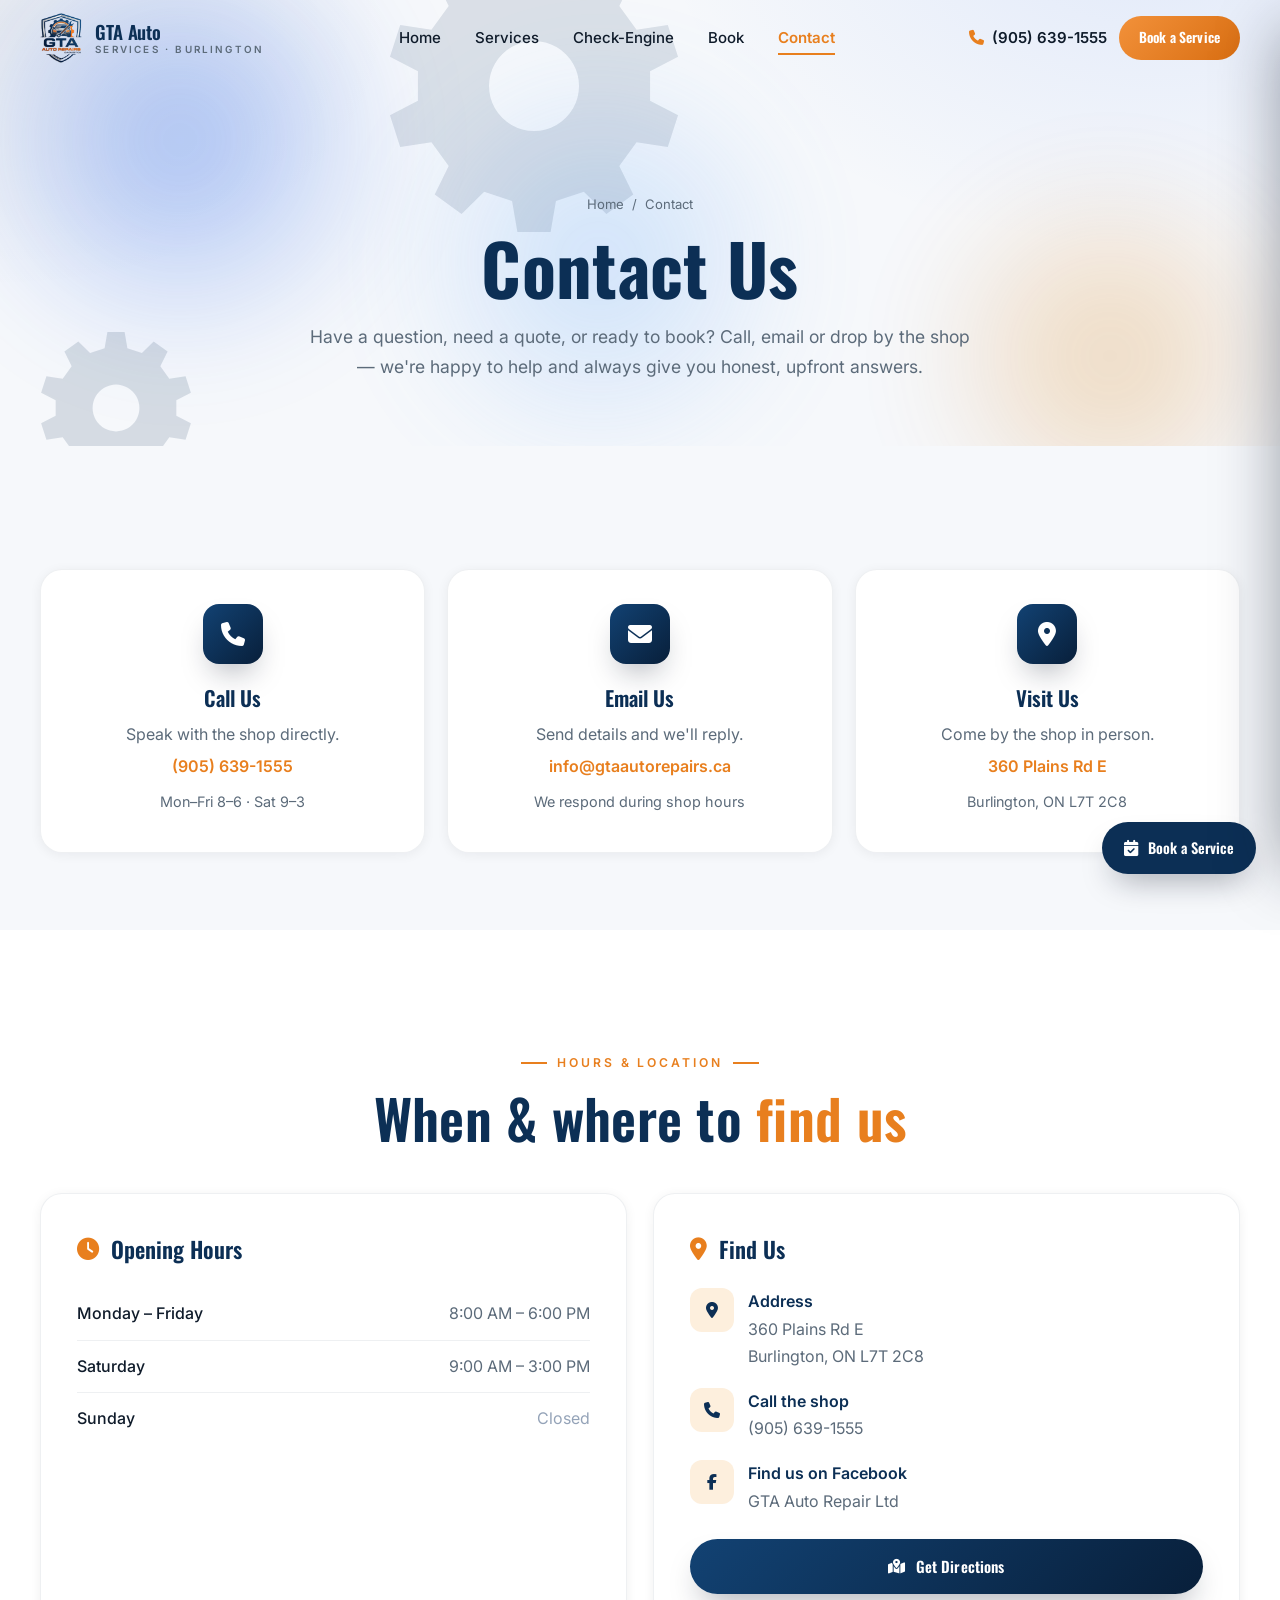
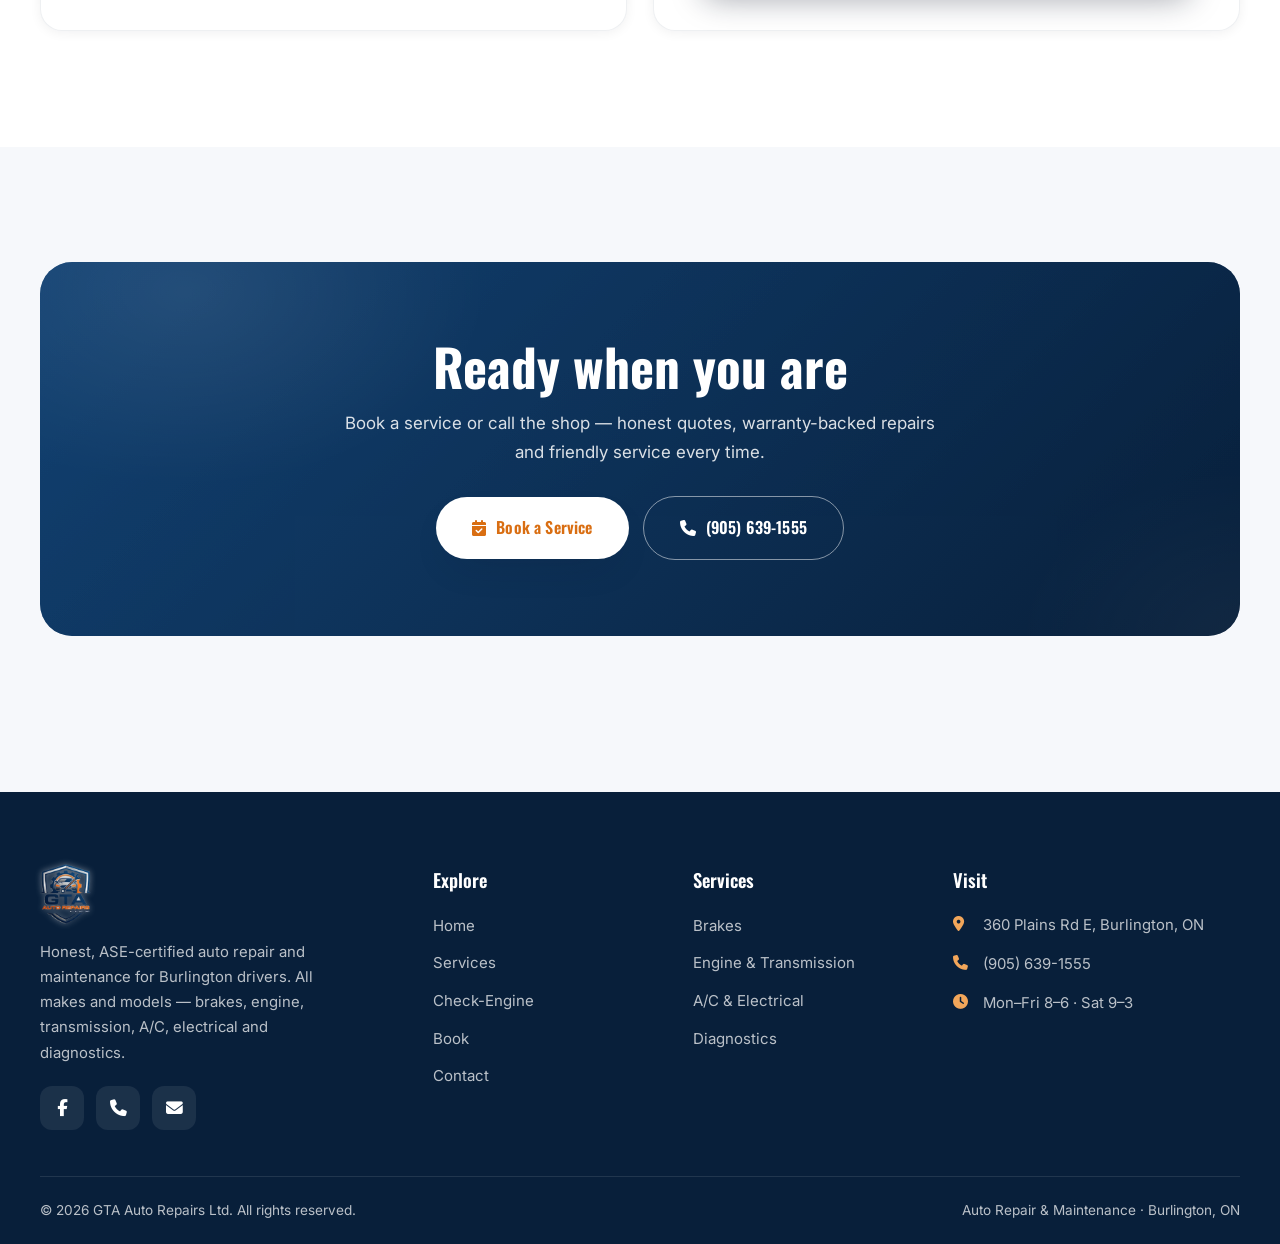
<file: contact.html>
<!DOCTYPE html>
<html lang="en">
<head>
  <meta charset="UTF-8" />
  <meta name="viewport" content="width=device-width, initial-scale=1.0" />
  <title>Contact GTA Auto Repairs Ltd. | Auto Repair in Burlington, ON</title>
  <meta name="description" content="Contact GTA Auto Repairs Ltd. in Burlington, ON. Call (905) 639-1555, email info@gtaautorepairs.ca, or visit 360 Plains Rd E. Open Mon–Fri 8–6, Sat 9–3. Honest, warranty-backed auto repair." />
  <meta name="theme-color" content="#0C2F55" />
  <meta property="og:type" content="website" />
  <meta property="og:site_name" content="GTA Auto Repairs Ltd." />
  <meta property="og:title" content="Contact GTA Auto Repairs Ltd. | Burlington, ON" />
  <meta property="og:description" content="Call, email or visit GTA Auto Repairs Ltd. in Burlington — honest, warranty-backed auto repair for all makes &amp; models." />

  <link rel="icon" type="image/svg+xml" href="assets/favicon.svg" />
  <link rel="preconnect" href="https://fonts.googleapis.com" />
  <link rel="preconnect" href="https://fonts.gstatic.com" crossorigin />
  <link href="https://fonts.googleapis.com/css2?family=Oswald:wght@500;600;700&family=Inter:wght@400;500;600&display=swap" rel="stylesheet" />
  <link rel="stylesheet" href="https://cdnjs.cloudflare.com/ajax/libs/font-awesome/6.5.1/css/all.min.css" />
  <link rel="stylesheet" href="css/styles.css" />

  <script type="application/ld+json">
  {
    "@context": "https://schema.org",
    "@type": "AutoRepair",
    "name": "GTA Auto Repairs Ltd.",
    "description": "Honest, ASE-certified auto repair and maintenance in Burlington — brakes, engine, transmission, A/C, electrical, diagnostics, oil and tires. All makes & models, warranty-backed.",
    "priceRange": "$$",
    "telephone": "+1-905-639-1555",
    "email": "info@gtaautorepairs.ca",
    "address": { "@type": "PostalAddress", "streetAddress": "360 Plains Rd E", "addressLocality": "Burlington", "addressRegion": "ON", "postalCode": "L7T 2C8", "addressCountry": "CA" },
    "areaServed": "Burlington",
    "openingHours": ["Mo-Fr 08:00-18:00", "Sa 09:00-15:00"],
    "sameAs": ["https://www.facebook.com/p/GTA-Auto-Repair-Ltd-100054621751437/"]
  }
  </script>
</head>
<body>

  <!-- ============ HEADER ============ -->
  <header class="site-header" id="header">
    <div class="container nav">
      <a href="index.html" class="brand" aria-label="GTA Auto Repairs Ltd. home">
        <img src="assets/logo-mark.png" alt="GTA Auto Repairs Ltd." class="brand-logo" />
        <span class="brand-name"><b>GTA Auto</b><small>Services · Burlington</small></span>
      </a>
      <nav class="nav-links" aria-label="Primary">
        <a href="index.html">Home</a>
        <a href="services.html">Services</a>
        <a href="diagnostics.html">Check-Engine</a>
        <a href="book.html">Book</a>
        <a href="contact.html" class="active">Contact</a>
      </nav>
      <div class="nav-actions">
        <a href="tel:+19056391555" class="nav-phone"><i class="fa-solid fa-phone"></i> (905) 639-1555</a>
        <a href="book.html#quote" class="btn btn--sm">Book a Service</a>
        <button class="menu-toggle" id="menuToggle" aria-label="Open menu"><i class="fa-solid fa-bars"></i></button>
      </div>
    </div>
  </header>

  <!-- ============ MOBILE DRAWER ============ -->
  <div class="scrim" id="scrim"></div>
  <aside class="mobile-drawer" id="drawer" aria-label="Mobile menu">
    <div class="drawer-head">
      <img src="assets/logo-mark.png" alt="GTA Auto Repairs Ltd." style="height:44px" />
      <button class="drawer-close" id="drawerClose" aria-label="Close menu"><i class="fa-solid fa-xmark"></i></button>
    </div>
    <nav>
      <a href="index.html">Home <i class="fa-solid fa-chevron-right"></i></a>
      <a href="services.html">Services <i class="fa-solid fa-chevron-right"></i></a>
      <a href="diagnostics.html">Check-Engine Light <i class="fa-solid fa-chevron-right"></i></a>
      <a href="book.html">Book <i class="fa-solid fa-chevron-right"></i></a>
      <a href="contact.html" class="active">Contact <i class="fa-solid fa-chevron-right"></i></a>
    </nav>
    <div class="drawer-cta">
      <a href="book.html#quote" class="btn btn--block">Book a Service</a>
      <a href="tel:+19056391555" class="btn btn--navy btn--block"><i class="fa-solid fa-phone"></i> Call the Shop</a>
    </div>
    <div class="drawer-contact">
      <a href="tel:+19056391555"><i class="fa-solid fa-phone"></i> (905) 639-1555</a>
      <span><i class="fa-solid fa-location-dot"></i> 360 Plains Rd E, Burlington, ON</span>
    </div>
  </aside>

  <!-- ============ PAGE HERO ============ -->
  <section class="page-hero">
    <div class="hero-bg" aria-hidden="true">
      <span class="ambient-blob b1"></span>
      <span class="ambient-blob b2"></span>
      <span class="ambient-blob b3"></span>
      <img class="ambient-gear g1" src="assets/gear.svg" alt="" />
      <img class="ambient-gear g2" src="assets/gear.svg" alt="" />
    </div>
    <div class="container" style="position:relative;z-index:1">
      <div class="breadcrumbs reveal"><a href="index.html">Home</a> <span>/</span> <span>Contact</span></div>
      <h1 class="reveal d1">Contact Us</h1>
      <p class="reveal d2">Have a question, need a quote, or ready to book? Call, email or drop by the shop — we're happy to help and always give you honest, upfront answers.</p>
    </div>
  </section>

  <!-- ============ CONTACT CARDS ============ -->
  <section class="section section--tight">
    <div class="container">
      <div class="contact-grid">
        <div class="contact-card reveal d1">
          <div class="ic"><i class="fa-solid fa-phone"></i></div>
          <h3>Call Us</h3>
          <p>Speak with the shop directly.</p>
          <a href="tel:+19056391555">(905) 639-1555</a>
          <p style="margin-top:10px;font-size:0.9rem">Mon–Fri 8–6 · Sat 9–3</p>
        </div>
        <div class="contact-card reveal d2">
          <div class="ic"><i class="fa-solid fa-envelope"></i></div>
          <h3>Email Us</h3>
          <p>Send details and we'll reply.</p>
          <a href="mailto:info@gtaautorepairs.ca">info@gtaautorepairs.ca</a>
          <p style="margin-top:10px;font-size:0.9rem">We respond during shop hours</p>
        </div>
        <div class="contact-card reveal d3">
          <div class="ic"><i class="fa-solid fa-location-dot"></i></div>
          <h3>Visit Us</h3>
          <p>Come by the shop in person.</p>
          <a href="https://www.google.com/maps/search/?api=1&query=360+Plains+Rd+E+Burlington+ON" target="_blank" rel="noopener">360 Plains Rd E</a>
          <p style="margin-top:10px;font-size:0.9rem">Burlington, ON L7T 2C8</p>
        </div>
      </div>
    </div>
  </section>

  <!-- ============ HOURS & LOCATION (NAP) ============ -->
  <section class="section section--alt">
    <div class="container center">
      <span class="eyebrow eyebrow--center reveal">Hours &amp; Location</span>
      <h2 class="section-title reveal d1">When &amp; where to <em>find us</em></h2>
    </div>
    <div class="container">
      <div class="hours-grid">
        <div class="hours-card reveal">
          <h3><i class="fa-solid fa-clock"></i> Opening Hours</h3>
          <div class="hours-row"><span class="d">Monday – Friday</span><span class="h">8:00 AM – 6:00 PM</span></div>
          <div class="hours-row"><span class="d">Saturday</span><span class="h">9:00 AM – 3:00 PM</span></div>
          <div class="hours-row"><span class="d">Sunday</span><span class="h closed">Closed</span></div>
        </div>
        <div class="hours-card reveal d1">
          <h3><i class="fa-solid fa-location-dot"></i> Find Us</h3>
          <div class="info-list">
            <div class="info-row"><span class="ic"><i class="fa-solid fa-location-dot"></i></span><div><b>Address</b><span>360 Plains Rd E<br/>Burlington, ON L7T 2C8</span></div></div>
            <div class="info-row"><span class="ic"><i class="fa-solid fa-phone"></i></span><div><b>Call the shop</b><a href="tel:+19056391555">(905) 639-1555</a></div></div>
            <div class="info-row"><span class="ic"><i class="fa-brands fa-facebook-f"></i></span><div><b>Find us on Facebook</b><a href="https://www.facebook.com/p/GTA-Auto-Repair-Ltd-100054621751437/" target="_blank" rel="noopener">GTA Auto Repair Ltd</a></div></div>
          </div>
          <a href="https://www.google.com/maps/search/?api=1&query=360+Plains+Rd+E+Burlington+ON" target="_blank" rel="noopener" class="btn btn--block btn--navy" style="margin-top:24px"><i class="fa-solid fa-map-location-dot"></i> Get Directions</a>
        </div>
      </div>
    </div>
  </section>

  <!-- ============ CTA ============ -->
  <section class="section">
    <div class="container">
      <div class="cta-band reveal-scale">
        <h2>Ready when you are</h2>
        <p>Book a service or call the shop — honest quotes, warranty-backed repairs and friendly service every time.</p>
        <div class="hero-ctas">
          <a href="book.html#quote" class="btn btn--white btn--lg"><i class="fa-solid fa-calendar-check"></i> Book a Service</a>
          <a href="tel:+19056391555" class="btn btn--ghost btn--lg" style="border-color:rgba(255,255,255,0.5);color:#fff"><i class="fa-solid fa-phone"></i> (905) 639-1555</a>
        </div>
      </div>
    </div>
  </section>

  <!-- ============ FOOTER ============ -->
  <footer class="footer">
    <div class="container">
      <div class="footer-top">
        <div class="footer-brand">
          <img src="assets/logo-mark.png" alt="GTA Auto Repairs Ltd." class="brand-logo-f" />
          <p>Honest, ASE-certified auto repair and maintenance for Burlington drivers. All makes and models — brakes, engine, transmission, A/C, electrical and diagnostics.</p>
          <div class="footer-social">
            <a href="https://www.facebook.com/p/GTA-Auto-Repair-Ltd-100054621751437/" target="_blank" rel="noopener" aria-label="Facebook"><i class="fa-brands fa-facebook-f"></i></a>
            <a href="tel:+19056391555" aria-label="Phone"><i class="fa-solid fa-phone"></i></a>
            <a href="mailto:info@gtaautorepairs.ca" aria-label="Email"><i class="fa-solid fa-envelope"></i></a>
          </div>
        </div>
        <div>
          <h4>Explore</h4>
          <div class="footer-links"><a href="index.html">Home</a><a href="services.html">Services</a><a href="diagnostics.html">Check-Engine</a><a href="book.html">Book</a><a href="contact.html">Contact</a></div>
        </div>
        <div>
          <h4>Services</h4>
          <div class="footer-links"><a href="services.html">Brakes</a><a href="services.html">Engine &amp; Transmission</a><a href="services.html">A/C &amp; Electrical</a><a href="services.html">Diagnostics</a></div>
        </div>
        <div>
          <h4>Visit</h4>
          <div class="footer-contact">
            <span><i class="fa-solid fa-location-dot"></i> 360 Plains Rd E, Burlington, ON</span>
            <a href="tel:+19056391555"><i class="fa-solid fa-phone"></i> (905) 639-1555</a>
            <span><i class="fa-solid fa-clock"></i> Mon–Fri 8–6 · Sat 9–3</span>
          </div>
        </div>
      </div>
      <div class="footer-bottom">
        <span>© <span data-year>2026</span> GTA Auto Repairs Ltd. All rights reserved.</span>
        <span>Auto Repair &amp; Maintenance · Burlington, ON</span>
      </div>
    </div>
  </footer>

  <!-- ============ LIGHTBOX ============ -->
  <div class="lightbox" id="lightbox" aria-hidden="true">
    <button class="lightbox-close" id="lbClose" aria-label="Close"><i class="fa-solid fa-xmark"></i></button>
    <button class="lightbox-nav prev" id="lbPrev" aria-label="Previous"><i class="fa-solid fa-chevron-left"></i></button>
    <button class="lightbox-nav next" id="lbNext" aria-label="Next"><i class="fa-solid fa-chevron-right"></i></button>
    <div><img id="lbImg" src="assets/photos/g1.jpg" alt="" /><div class="lightbox-cap" id="lbCap"></div></div>
  </div>

  <a href="book.html#quote" class="fab-cta" aria-label="Book a service"><i class="fa-solid fa-calendar-check"></i><span>Book a Service</span></a>
  <button class="to-top" id="toTop" aria-label="Back to top"><i class="fa-solid fa-arrow-up"></i></button>

  <script src="js/main.js"></script>
</body>
</html>
</file>
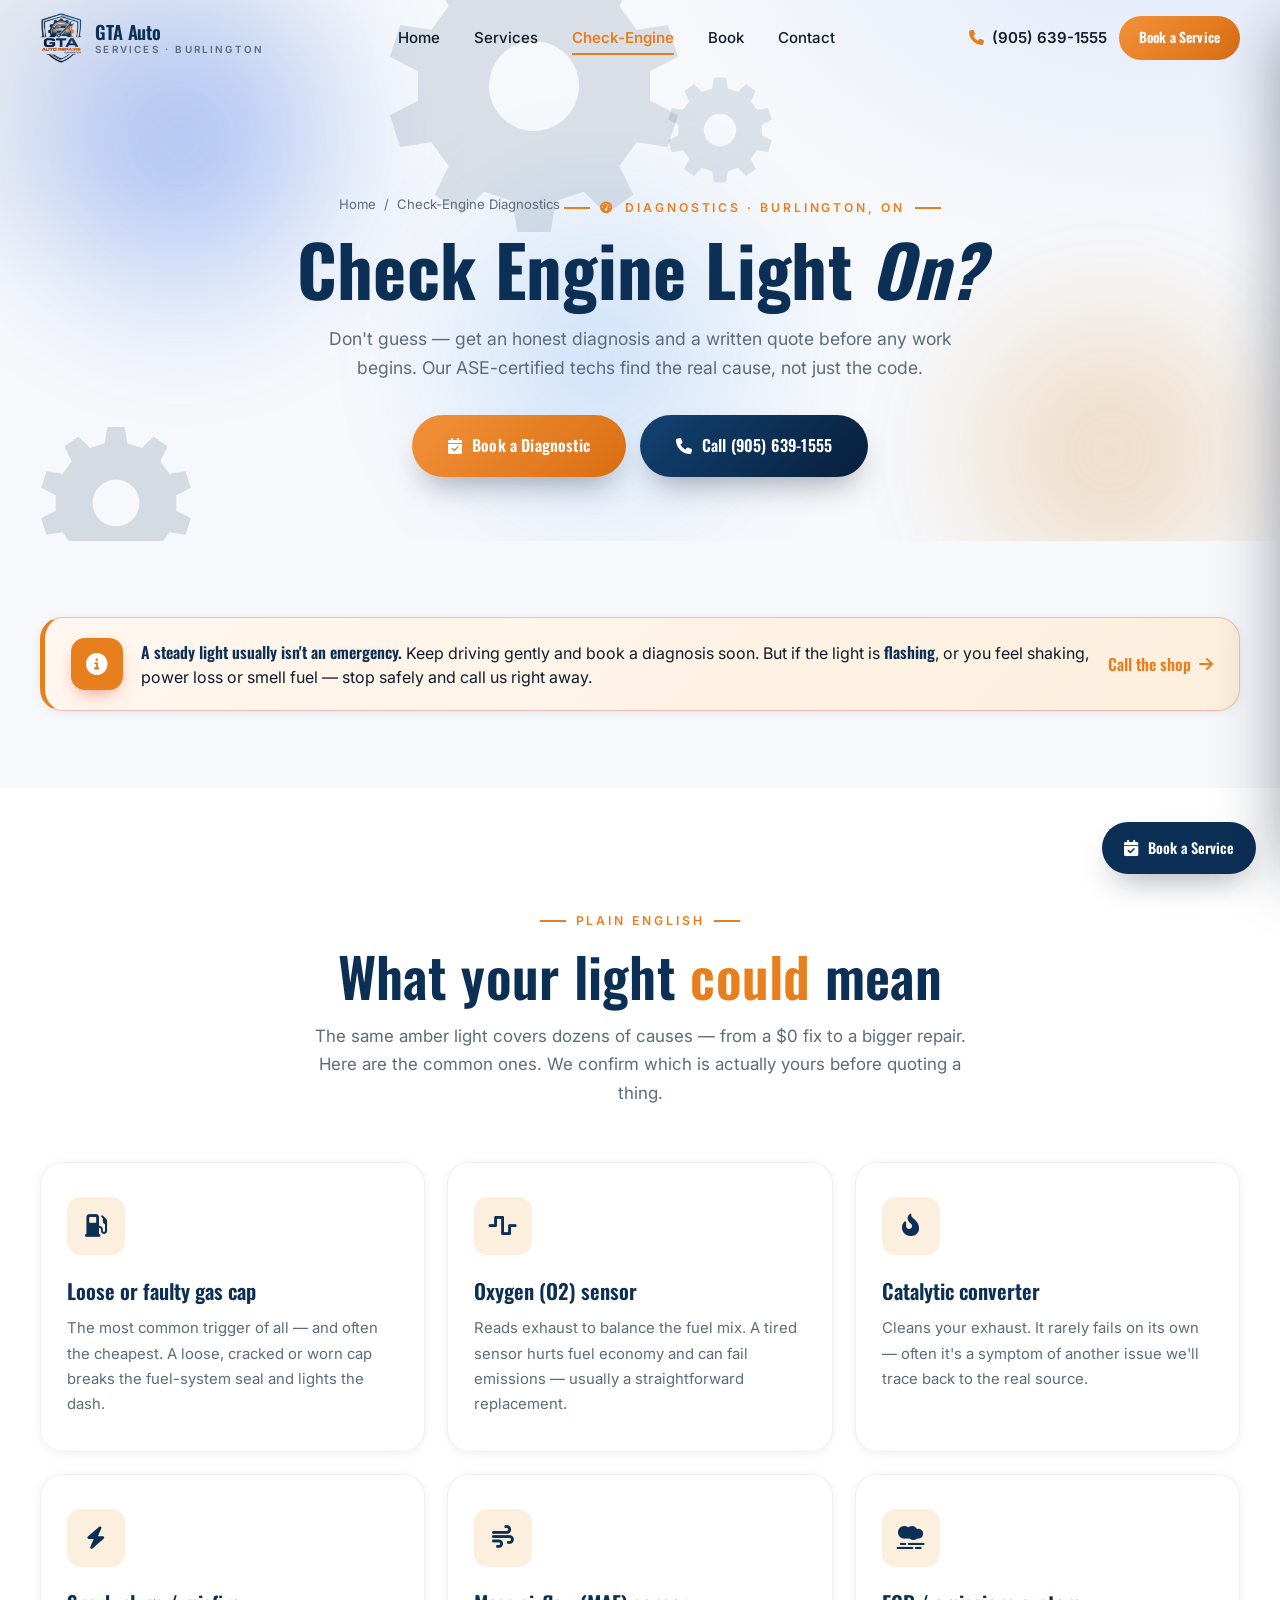
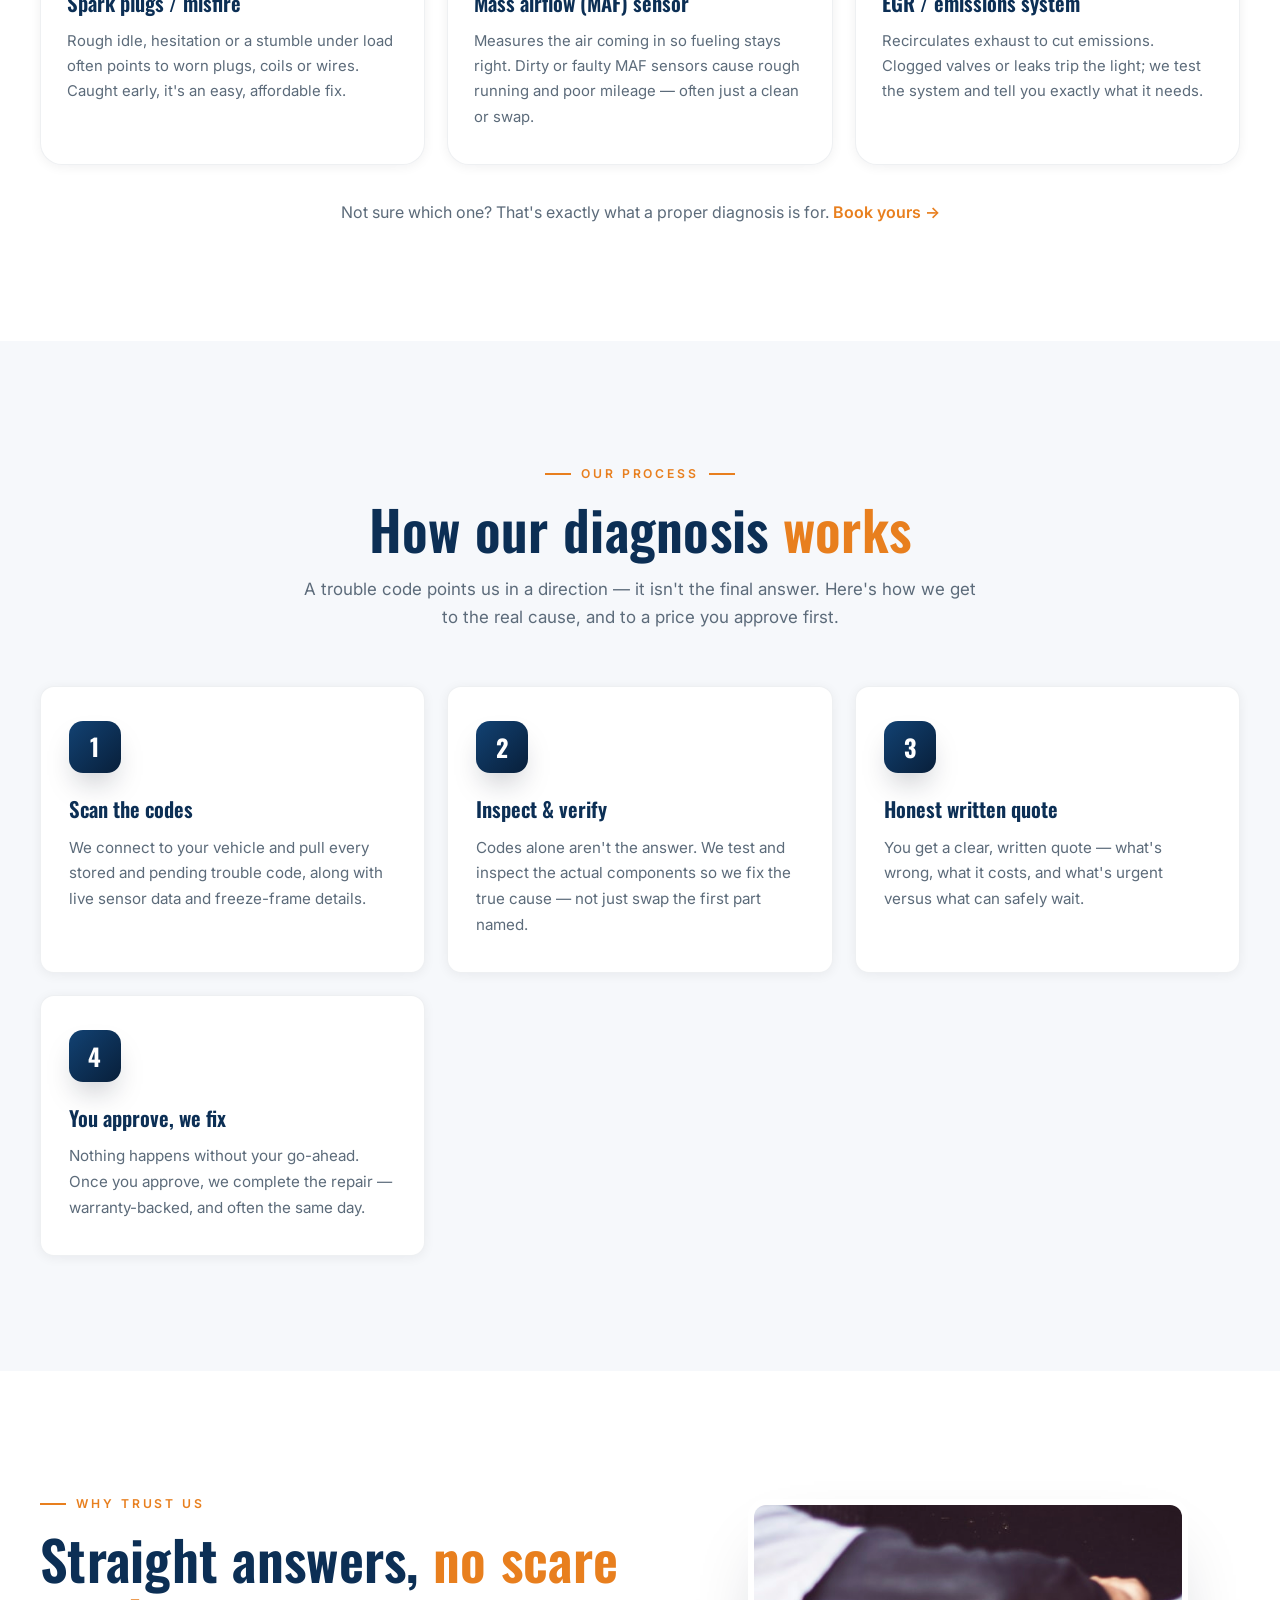
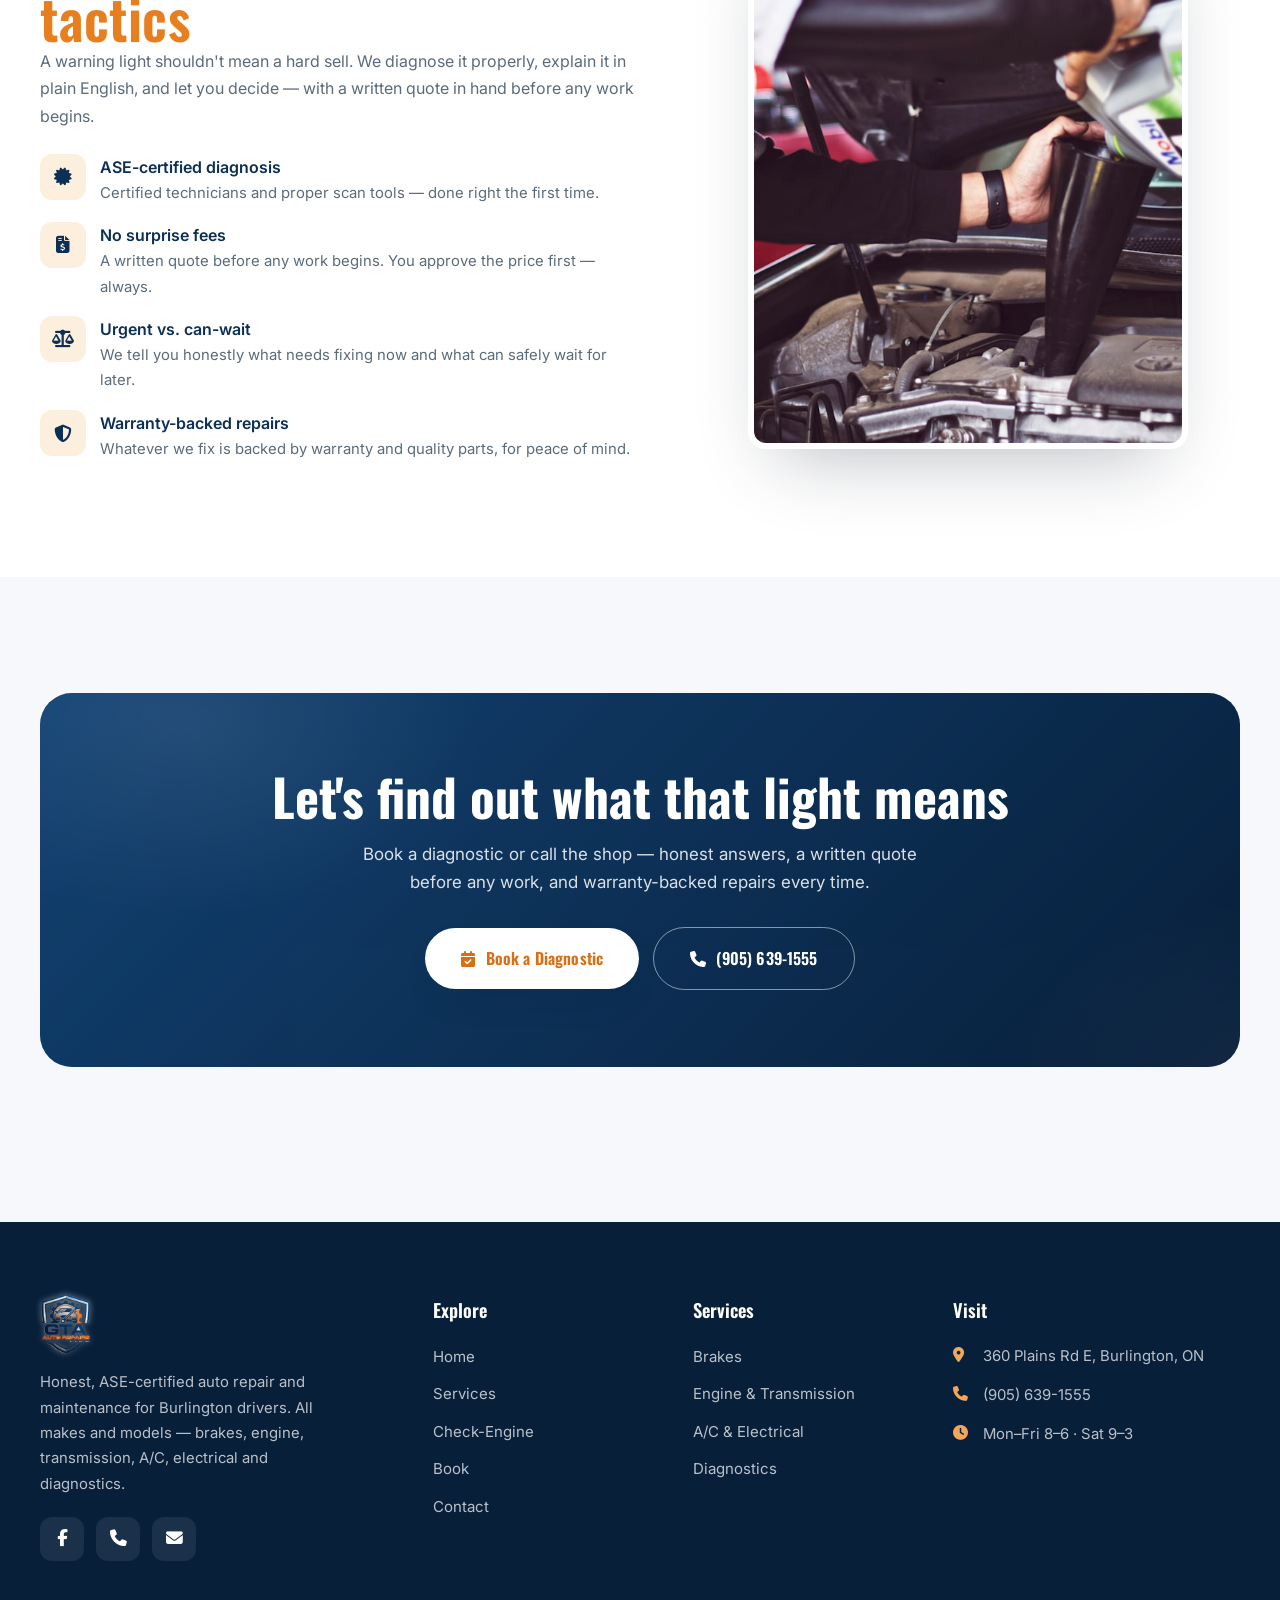
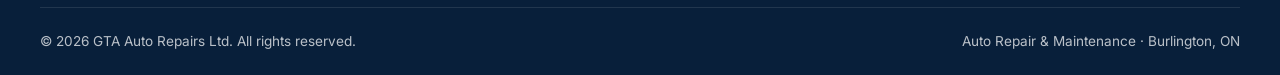
<file: diagnostics.html>
<!DOCTYPE html>
<html lang="en">
<head>
  <meta charset="UTF-8" />
  <meta name="viewport" content="width=device-width, initial-scale=1.0" />
  <title>Check Engine Light Diagnostics | GTA Auto Repairs Ltd. · Burlington, ON</title>
  <meta name="description" content="Check engine light on? Get an honest, ASE-certified diagnosis in Burlington, ON — codes scanned, real cause verified, and a written quote before any work begins. Call (905) 639-1555." />
  <meta name="theme-color" content="#0C2F55" />
  <meta property="og:type" content="website" />
  <meta property="og:site_name" content="GTA Auto Repairs Ltd." />
  <meta property="og:title" content="Check Engine Light Diagnostics | GTA Auto Repairs Ltd." />
  <meta property="og:description" content="Don't guess — get an honest diagnosis and a written quote before any work begins. ASE-certified diagnostics in Burlington, ON." />

  <link rel="icon" type="image/svg+xml" href="assets/favicon.svg" />
  <link rel="preconnect" href="https://fonts.googleapis.com" />
  <link rel="preconnect" href="https://fonts.gstatic.com" crossorigin />
  <link href="https://fonts.googleapis.com/css2?family=Oswald:wght@500;600;700&family=Inter:wght@400;500;600&display=swap" rel="stylesheet" />
  <link rel="stylesheet" href="https://cdnjs.cloudflare.com/ajax/libs/font-awesome/6.5.1/css/all.min.css" />
  <link rel="stylesheet" href="css/styles.css" />

  <script type="application/ld+json">
  {
    "@context": "https://schema.org",
    "@type": "Service",
    "name": "Check Engine Light Diagnostics",
    "serviceType": "Automotive diagnostics",
    "description": "Honest, ASE-certified check-engine and warning-light diagnosis in Burlington — codes scanned, the real cause inspected and verified, and a written quote provided before any work begins.",
    "areaServed": "Burlington",
    "provider": {
      "@type": "AutoRepair",
      "name": "GTA Auto Repairs Ltd.",
      "telephone": "+1-905-639-1555",
      "email": "info@gtaautorepairs.ca",
      "priceRange": "$$",
      "address": { "@type": "PostalAddress", "streetAddress": "360 Plains Rd E", "addressLocality": "Burlington", "addressRegion": "ON", "postalCode": "L7T 2C8", "addressCountry": "CA" },
      "openingHours": ["Mo-Fr 08:00-18:00", "Sa 09:00-15:00"],
      "sameAs": ["https://www.facebook.com/p/GTA-Auto-Repair-Ltd-100054621751437/"]
    }
  }
  </script>
</head>
<body>

  <!-- ============ HEADER ============ -->
  <header class="site-header" id="header">
    <div class="container nav">
      <a href="index.html" class="brand" aria-label="GTA Auto Repairs Ltd. home">
        <img src="assets/logo-mark.png" alt="GTA Auto Repairs Ltd." class="brand-logo" />
        <span class="brand-name"><b>GTA Auto</b><small>Services · Burlington</small></span>
      </a>
      <nav class="nav-links" aria-label="Primary">
        <a href="index.html">Home</a>
        <a href="services.html">Services</a>
        <a href="diagnostics.html" class="active">Check-Engine</a>
        <a href="book.html">Book</a>
        <a href="contact.html">Contact</a>
      </nav>
      <div class="nav-actions">
        <a href="tel:+19056391555" class="nav-phone"><i class="fa-solid fa-phone"></i> (905) 639-1555</a>
        <a href="book.html#quote" class="btn btn--sm">Book a Service</a>
        <button class="menu-toggle" id="menuToggle" aria-label="Open menu"><i class="fa-solid fa-bars"></i></button>
      </div>
    </div>
  </header>

  <!-- ============ MOBILE DRAWER ============ -->
  <div class="scrim" id="scrim"></div>
  <aside class="mobile-drawer" id="drawer" aria-label="Mobile menu">
    <div class="drawer-head">
      <img src="assets/logo-mark.png" alt="GTA Auto Repairs Ltd." style="height:44px" />
      <button class="drawer-close" id="drawerClose" aria-label="Close menu"><i class="fa-solid fa-xmark"></i></button>
    </div>
    <nav>
      <a href="index.html">Home <i class="fa-solid fa-chevron-right"></i></a>
      <a href="services.html">Services <i class="fa-solid fa-chevron-right"></i></a>
      <a href="diagnostics.html" class="active">Check-Engine Light <i class="fa-solid fa-chevron-right"></i></a>
      <a href="book.html">Book <i class="fa-solid fa-chevron-right"></i></a>
      <a href="contact.html">Contact <i class="fa-solid fa-chevron-right"></i></a>
    </nav>
    <div class="drawer-cta">
      <a href="book.html#quote" class="btn btn--block">Book a Service</a>
      <a href="tel:+19056391555" class="btn btn--navy btn--block"><i class="fa-solid fa-phone"></i> Call the Shop</a>
    </div>
    <div class="drawer-contact">
      <a href="tel:+19056391555"><i class="fa-solid fa-phone"></i> (905) 639-1555</a>
      <span><i class="fa-solid fa-location-dot"></i> 360 Plains Rd E, Burlington, ON</span>
    </div>
  </aside>

  <!-- ============ PAGE HERO ============ -->
  <section class="page-hero">
    <div class="hero-bg" aria-hidden="true">
      <span class="ambient-blob b1"></span>
      <span class="ambient-blob b2"></span>
      <span class="ambient-blob b3"></span>
      <img class="ambient-gear g1" src="assets/gear.svg" alt="" />
      <img class="ambient-gear g2" src="assets/gear.svg" alt="" />
      <img class="ambient-gear g3" src="assets/gear.svg" alt="" />
    </div>
    <div class="container">
      <div class="breadcrumbs reveal"><a href="index.html">Home</a> <span>/</span> <span>Check-Engine Diagnostics</span></div>
      <span class="eyebrow eyebrow--center reveal d1"><i class="fa-solid fa-gauge-high"></i> Diagnostics · Burlington, ON</span>
      <h1 class="reveal d1">Check Engine Light <em>On?</em></h1>
      <p class="reveal d2">Don't guess — get an honest diagnosis and a written quote before any work begins. Our ASE-certified techs find the real cause, not just the code.</p>
      <div class="hero-ctas reveal d3" style="justify-content:center">
        <a href="book.html#quote" class="btn btn--lg"><i class="fa-solid fa-calendar-check"></i> Book a Diagnostic</a>
        <a href="tel:+19056391555" class="btn btn--navy btn--lg"><i class="fa-solid fa-phone"></i> Call (905) 639-1555</a>
      </div>
    </div>
  </section>

  <!-- ============ REASSURANCE STRIP ============ -->
  <section class="section--tight">
    <div class="container">
      <div class="ce-band reveal" style="margin-top:0">
        <span class="ce-ico"><i class="fa-solid fa-circle-info"></i></span>
        <span class="ce-txt"><b>A steady light usually isn't an emergency.</b> Keep driving gently and book a diagnosis soon. But if the light is <b>flashing</b>, or you feel shaking, power loss or smell fuel — stop safely and call us right away.</span>
        <a href="tel:+19056391555" class="ce-go">Call the shop <i class="fa-solid fa-arrow-right"></i></a>
      </div>
    </div>
  </section>

  <!-- ============ WHAT YOUR LIGHT COULD MEAN ============ -->
  <section class="section section--alt">
    <div class="container center">
      <span class="eyebrow eyebrow--center reveal">Plain English</span>
      <h2 class="section-title reveal d1">What your light <em>could</em> mean</h2>
      <p class="section-lead reveal d2">The same amber light covers dozens of causes — from a $0 fix to a bigger repair. Here are the common ones. We confirm which is actually yours before quoting a thing.</p>
    </div>
    <div class="container">
      <div class="feat-grid">
        <div class="feat-card reveal d1"><div class="ic"><i class="fa-solid fa-gas-pump"></i></div><h3>Loose or faulty gas cap</h3><p>The most common trigger of all — and often the cheapest. A loose, cracked or worn cap breaks the fuel-system seal and lights the dash.</p></div>
        <div class="feat-card reveal d2"><div class="ic"><i class="fa-solid fa-wave-square"></i></div><h3>Oxygen (O2) sensor</h3><p>Reads exhaust to balance the fuel mix. A tired sensor hurts fuel economy and can fail emissions — usually a straightforward replacement.</p></div>
        <div class="feat-card reveal d3"><div class="ic"><i class="fa-solid fa-fire-flame-curved"></i></div><h3>Catalytic converter</h3><p>Cleans your exhaust. It rarely fails on its own — often it's a symptom of another issue we'll trace back to the real source.</p></div>
        <div class="feat-card reveal d4"><div class="ic"><i class="fa-solid fa-bolt"></i></div><h3>Spark plugs / misfire</h3><p>Rough idle, hesitation or a stumble under load often points to worn plugs, coils or wires. Caught early, it's an easy, affordable fix.</p></div>
        <div class="feat-card reveal d1"><div class="ic"><i class="fa-solid fa-wind"></i></div><h3>Mass airflow (MAF) sensor</h3><p>Measures the air coming in so fueling stays right. Dirty or faulty MAF sensors cause rough running and poor mileage — often just a clean or swap.</p></div>
        <div class="feat-card reveal d2"><div class="ic"><i class="fa-solid fa-smog"></i></div><h3>EGR / emissions system</h3><p>Recirculates exhaust to cut emissions. Clogged valves or leaks trip the light; we test the system and tell you exactly what it needs.</p></div>
      </div>
      <p class="center reveal" style="margin-top:34px;color:var(--ink-soft)">Not sure which one? That's exactly what a proper diagnosis is for. <a href="book.html#quote" class="text-accent" style="font-weight:600">Book yours &rarr;</a></p>
    </div>
  </section>

  <!-- ============ HOW OUR DIAGNOSIS WORKS ============ -->
  <section class="section">
    <div class="container center">
      <span class="eyebrow eyebrow--center reveal">Our Process</span>
      <h2 class="section-title reveal d1">How our diagnosis <em>works</em></h2>
      <p class="section-lead reveal d2">A trouble code points us in a direction — it isn't the final answer. Here's how we get to the real cause, and to a price you approve first.</p>
    </div>
    <div class="container">
      <div class="steps">
        <div class="step reveal d1"><div class="step-num">1</div><h3>Scan the codes</h3><p>We connect to your vehicle and pull every stored and pending trouble code, along with live sensor data and freeze-frame details.</p></div>
        <div class="step reveal d2"><div class="step-num">2</div><h3>Inspect &amp; verify</h3><p>Codes alone aren't the answer. We test and inspect the actual components so we fix the true cause — not just swap the first part named.</p></div>
        <div class="step reveal d3"><div class="step-num">3</div><h3>Honest written quote</h3><p>You get a clear, written quote — what's wrong, what it costs, and what's urgent versus what can safely wait.</p></div>
        <div class="step reveal d4"><div class="step-num">4</div><h3>You approve, we fix</h3><p>Nothing happens without your go-ahead. Once you approve, we complete the repair — warranty-backed, and often the same day.</p></div>
      </div>
    </div>
  </section>

  <!-- ============ TRUST BLOCK ============ -->
  <section class="section section--alt">
    <div class="container story-grid">
      <div class="story-text">
        <span class="eyebrow reveal">Why Trust Us</span>
        <h2 class="section-title reveal d1">Straight answers, <em>no scare tactics</em></h2>
        <p class="reveal d2" style="color:var(--ink-soft)">A warning light shouldn't mean a hard sell. We diagnose it properly, explain it in plain English, and let you decide — with a written quote in hand before any work begins.</p>
        <div class="story-features">
          <div class="story-feature reveal d1"><span class="ic"><i class="fa-solid fa-certificate"></i></span><div><b>ASE-certified diagnosis</b><p>Certified technicians and proper scan tools — done right the first time.</p></div></div>
          <div class="story-feature reveal d2"><span class="ic"><i class="fa-solid fa-file-invoice-dollar"></i></span><div><b>No surprise fees</b><p>A written quote before any work begins. You approve the price first — always.</p></div></div>
          <div class="story-feature reveal d3"><span class="ic"><i class="fa-solid fa-scale-balanced"></i></span><div><b>Urgent vs. can-wait</b><p>We tell you honestly what needs fixing now and what can safely wait for later.</p></div></div>
          <div class="story-feature reveal d4"><span class="ic"><i class="fa-solid fa-shield-halved"></i></span><div><b>Warranty-backed repairs</b><p>Whatever we fix is backed by warranty and quality parts, for peace of mind.</p></div></div>
        </div>
      </div>
      <div class="story-collage reveal-scale">
        <!-- REPLACE WITH REAL PHOTO: technician with a scan tool plugged into a vehicle -->
        <div class="story-media"><img src="assets/photos/about.jpg" alt="ASE-certified technician running a check-engine diagnosis at GTA Auto Repairs Ltd." data-parallax="22" /></div>
      </div>
    </div>
  </section>

  <!-- ============ CTA ============ -->
  <section class="section">
    <div class="container">
      <div class="cta-band reveal-scale">
        <h2>Let's find out what that light means</h2>
        <p>Book a diagnostic or call the shop — honest answers, a written quote before any work, and warranty-backed repairs every time.</p>
        <div class="hero-ctas">
          <a href="book.html#quote" class="btn btn--white btn--lg"><i class="fa-solid fa-calendar-check"></i> Book a Diagnostic</a>
          <a href="tel:+19056391555" class="btn btn--ghost btn--lg" style="border-color:rgba(255,255,255,0.5);color:#fff"><i class="fa-solid fa-phone"></i> (905) 639-1555</a>
        </div>
      </div>
    </div>
  </section>

  <!-- ============ FOOTER ============ -->
  <footer class="footer">
    <div class="container">
      <div class="footer-top">
        <div class="footer-brand">
          <img src="assets/logo-mark.png" alt="GTA Auto Repairs Ltd." class="brand-logo-f" />
          <p>Honest, ASE-certified auto repair and maintenance for Burlington drivers. All makes and models — brakes, engine, transmission, A/C, electrical and diagnostics.</p>
          <div class="footer-social">
            <a href="https://www.facebook.com/p/GTA-Auto-Repair-Ltd-100054621751437/" target="_blank" rel="noopener" aria-label="Facebook"><i class="fa-brands fa-facebook-f"></i></a>
            <a href="tel:+19056391555" aria-label="Phone"><i class="fa-solid fa-phone"></i></a>
            <a href="mailto:info@gtaautorepairs.ca" aria-label="Email"><i class="fa-solid fa-envelope"></i></a>
          </div>
        </div>
        <div>
          <h4>Explore</h4>
          <div class="footer-links"><a href="index.html">Home</a><a href="services.html">Services</a><a href="diagnostics.html">Check-Engine</a><a href="book.html">Book</a><a href="contact.html">Contact</a></div>
        </div>
        <div>
          <h4>Services</h4>
          <div class="footer-links"><a href="services.html">Brakes</a><a href="services.html">Engine &amp; Transmission</a><a href="services.html">A/C &amp; Electrical</a><a href="services.html">Diagnostics</a></div>
        </div>
        <div>
          <h4>Visit</h4>
          <div class="footer-contact">
            <span><i class="fa-solid fa-location-dot"></i> 360 Plains Rd E, Burlington, ON</span>
            <a href="tel:+19056391555"><i class="fa-solid fa-phone"></i> (905) 639-1555</a>
            <span><i class="fa-solid fa-clock"></i> Mon–Fri 8–6 · Sat 9–3</span>
          </div>
        </div>
      </div>
      <div class="footer-bottom">
        <span>© <span data-year>2026</span> GTA Auto Repairs Ltd. All rights reserved.</span>
        <span>Auto Repair &amp; Maintenance · Burlington, ON</span>
      </div>
    </div>
  </footer>

  <!-- ============ LIGHTBOX ============ -->
  <div class="lightbox" id="lightbox" aria-hidden="true">
    <button class="lightbox-close" id="lbClose" aria-label="Close"><i class="fa-solid fa-xmark"></i></button>
    <button class="lightbox-nav prev" id="lbPrev" aria-label="Previous"><i class="fa-solid fa-chevron-left"></i></button>
    <button class="lightbox-nav next" id="lbNext" aria-label="Next"><i class="fa-solid fa-chevron-right"></i></button>
    <div><img id="lbImg" src="assets/photos/g1.jpg" alt="" /><div class="lightbox-cap" id="lbCap"></div></div>
  </div>

  <a href="book.html#quote" class="fab-cta" aria-label="Book a service"><i class="fa-solid fa-calendar-check"></i><span>Book a Service</span></a>
  <button class="to-top" id="toTop" aria-label="Back to top"><i class="fa-solid fa-arrow-up"></i></button>

  <script src="js/main.js"></script>
</body>
</html>
</file>
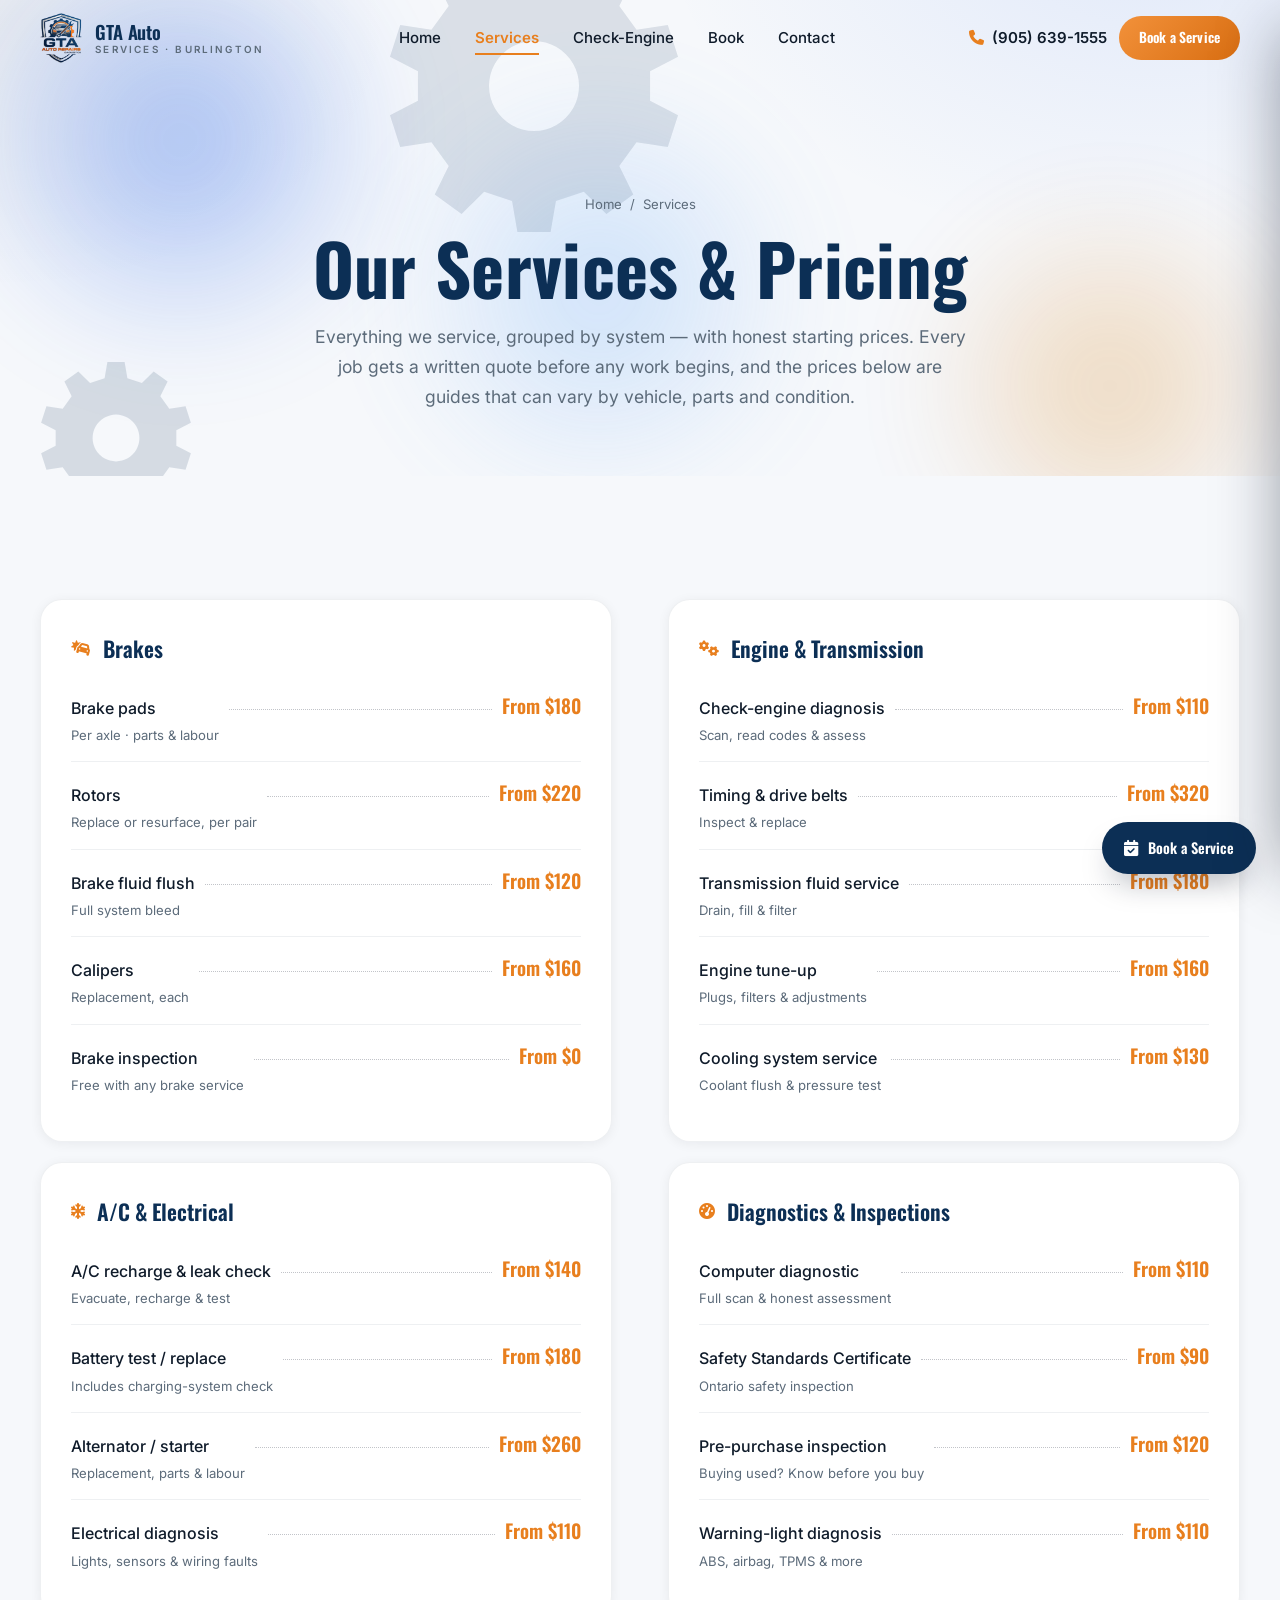
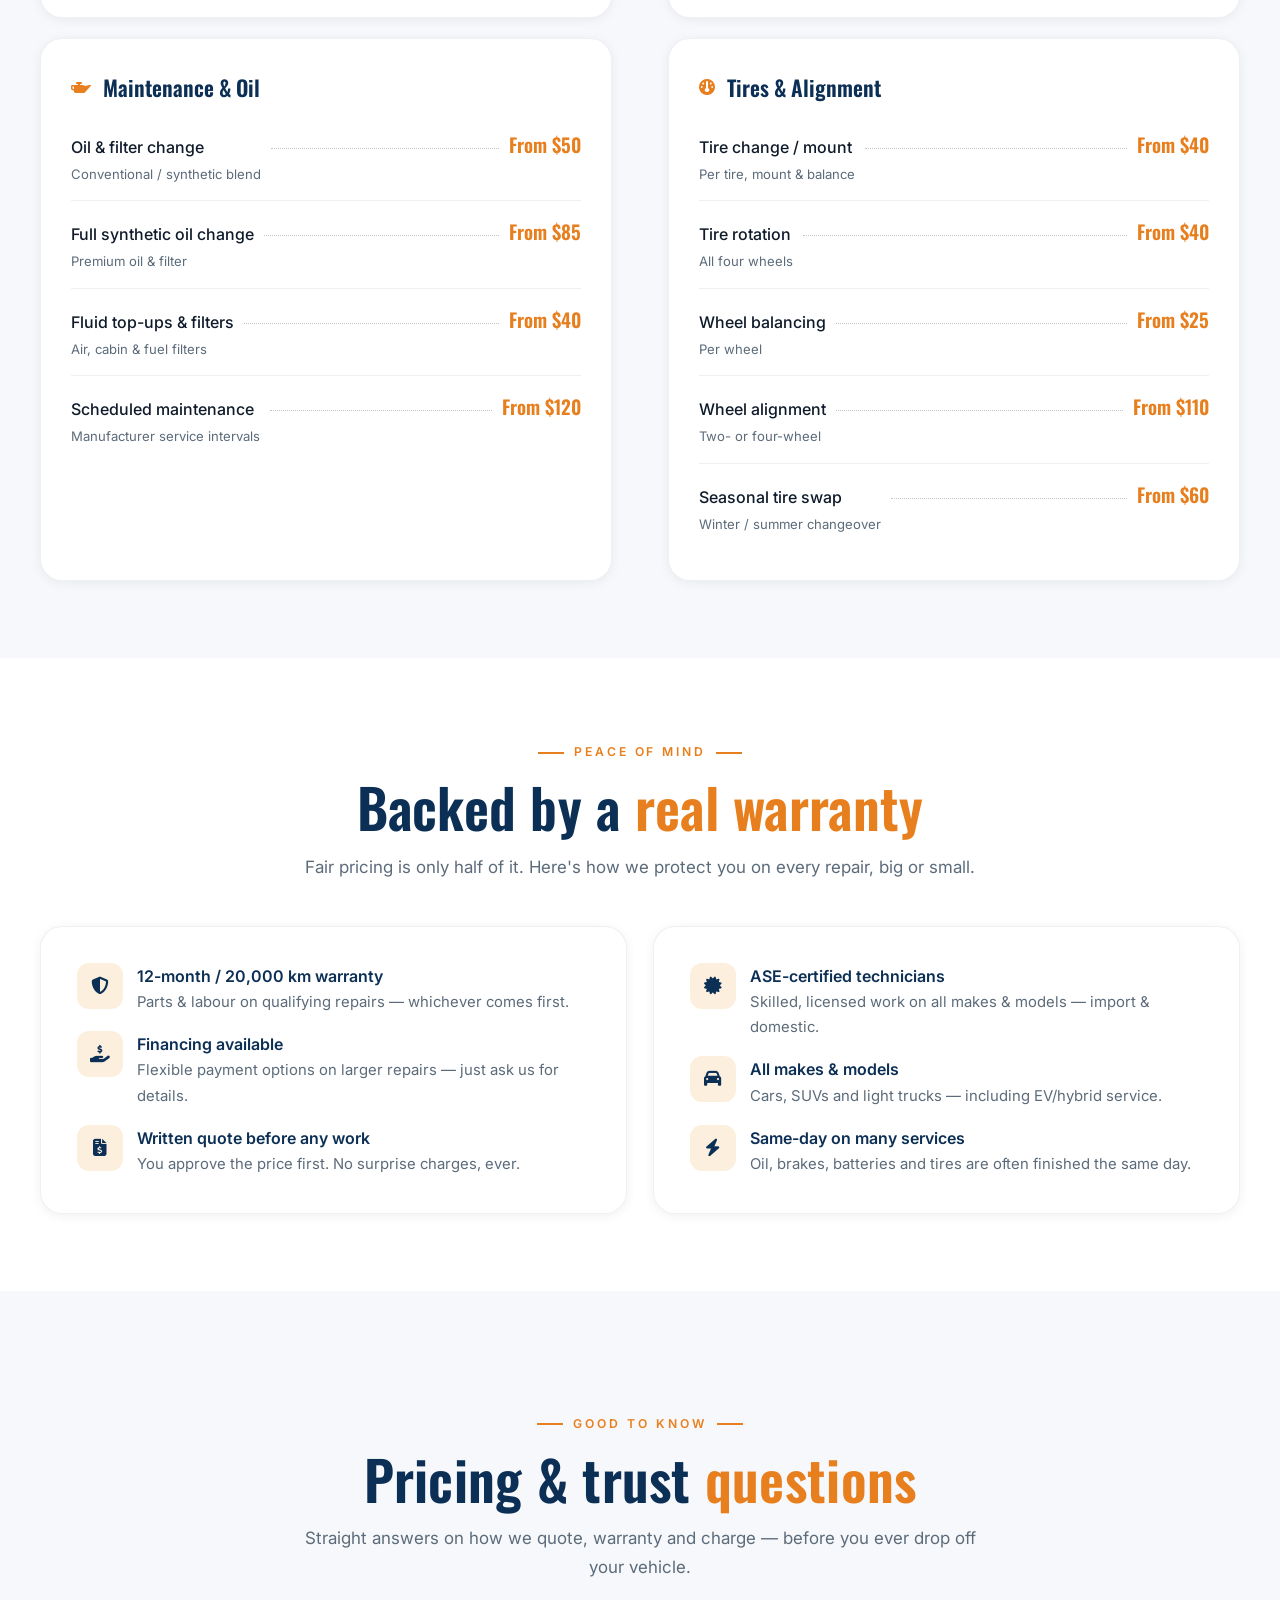
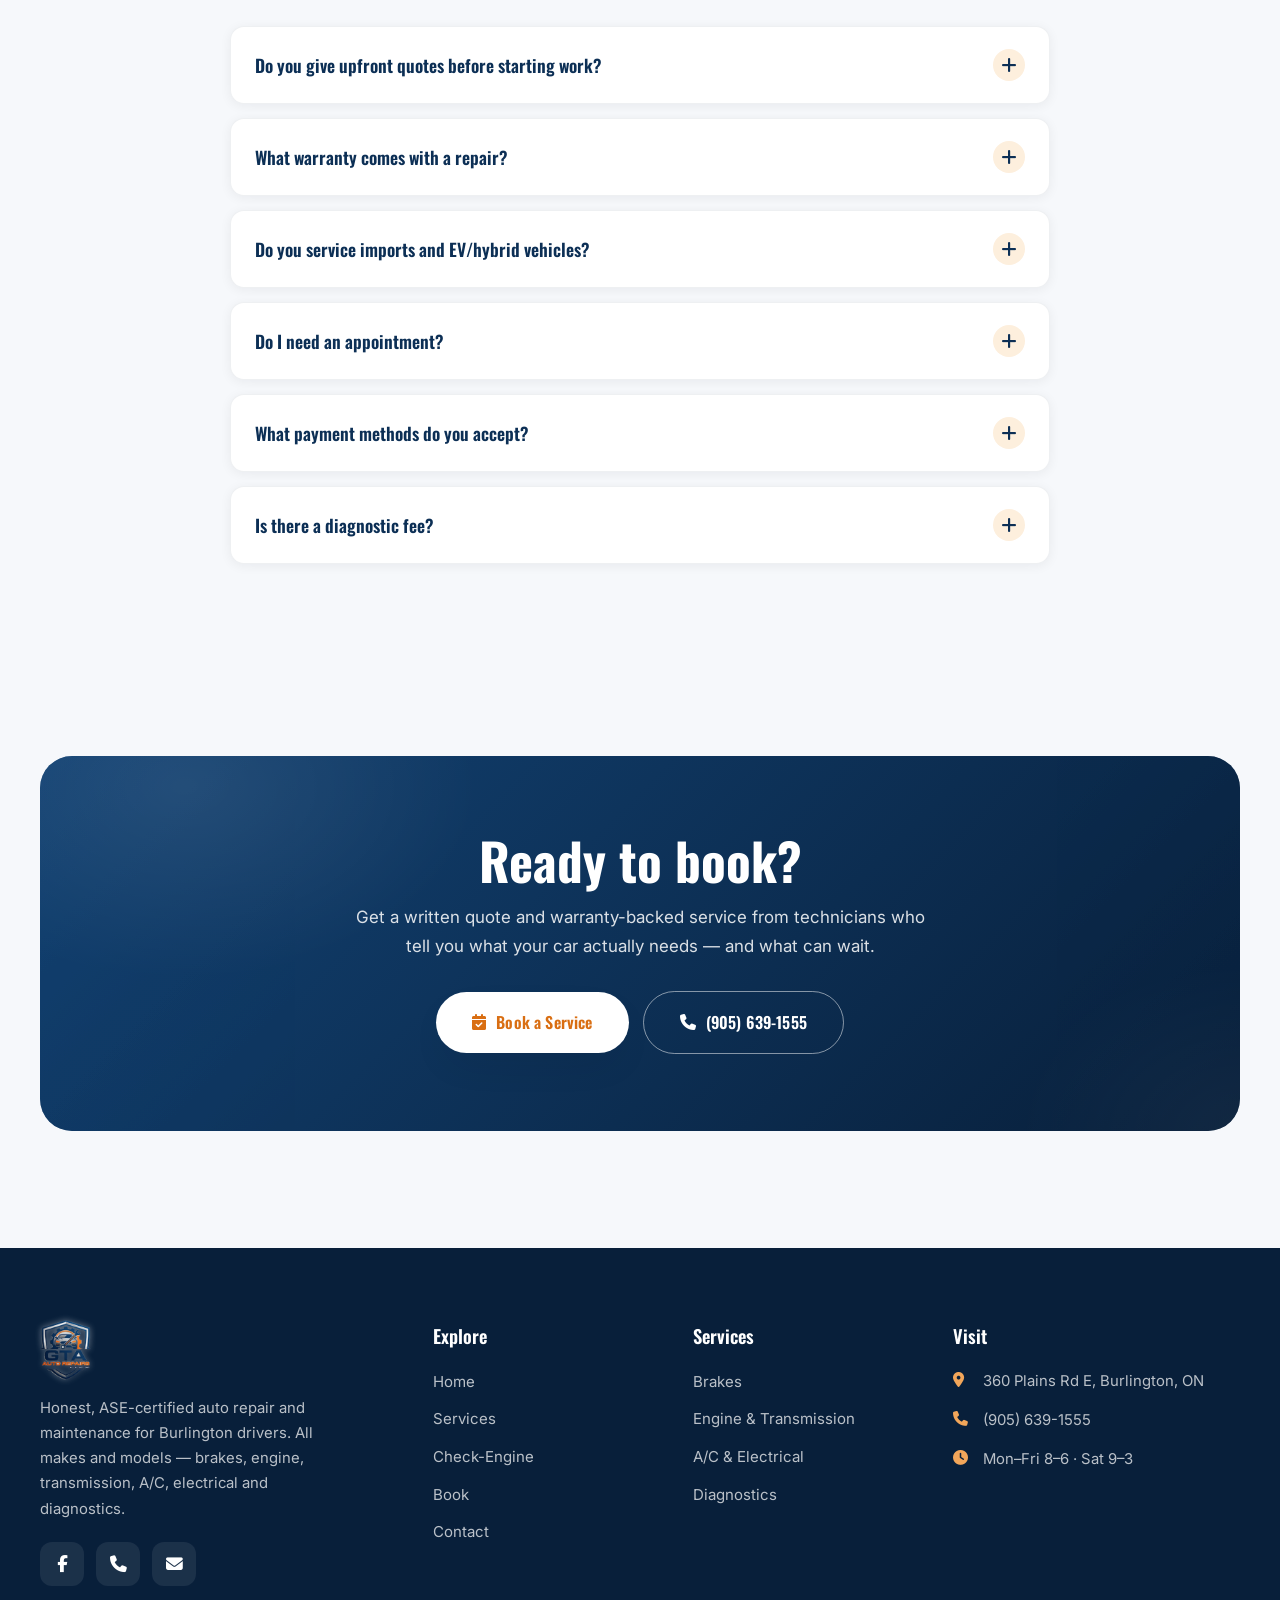
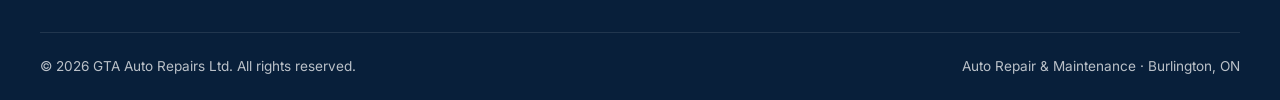
<file: services.html>
<!DOCTYPE html>
<html lang="en">
<head>
  <meta charset="UTF-8" />
  <meta name="viewport" content="width=device-width, initial-scale=1.0" />
  <title>Services &amp; Pricing | GTA Auto Repairs Ltd. — Burlington, ON</title>
  <meta name="description" content="Full auto-repair services &amp; honest pricing at GTA Auto Repairs Ltd. in Burlington, ON — brakes, engine &amp; transmission, A/C &amp; electrical, diagnostics, oil &amp; maintenance, tires &amp; alignment. Written quotes, 12-month warranty. Call (905) 639-1555." />
  <meta name="theme-color" content="#0C2F55" />
  <meta property="og:type" content="website" />
  <meta property="og:site_name" content="GTA Auto Repairs Ltd." />
  <meta property="og:title" content="Services &amp; Pricing | GTA Auto Repairs Ltd. — Burlington, ON" />
  <meta property="og:description" content="Full auto-repair services grouped by system with honest, upfront pricing. Written quotes &amp; warranty-backed work — all makes &amp; models." />

  <link rel="icon" type="image/svg+xml" href="assets/favicon.svg" />
  <link rel="preconnect" href="https://fonts.googleapis.com" />
  <link rel="preconnect" href="https://fonts.gstatic.com" crossorigin />
  <link href="https://fonts.googleapis.com/css2?family=Oswald:wght@500;600;700&family=Inter:wght@400;500;600&display=swap" rel="stylesheet" />
  <link rel="stylesheet" href="https://cdnjs.cloudflare.com/ajax/libs/font-awesome/6.5.1/css/all.min.css" />
  <link rel="stylesheet" href="css/styles.css" />

  <script type="application/ld+json">
  {
    "@context": "https://schema.org",
    "@type": "AutoRepair",
    "name": "GTA Auto Repairs Ltd.",
    "description": "Honest, ASE-certified auto repair and maintenance in Burlington — brakes, engine, transmission, A/C, electrical, diagnostics, oil and tires. All makes & models, warranty-backed.",
    "priceRange": "$$",
    "telephone": "+1-905-639-1555",
    "email": "info@gtaautorepairs.ca",
    "address": { "@type": "PostalAddress", "streetAddress": "360 Plains Rd E", "addressLocality": "Burlington", "addressRegion": "ON", "postalCode": "L7T 2C8", "addressCountry": "CA" },
    "areaServed": "Burlington",
    "openingHours": ["Mo-Fr 08:00-18:00", "Sa 09:00-15:00"],
    "sameAs": ["https://www.facebook.com/p/GTA-Auto-Repair-Ltd-100054621751437/"]
  }
  </script>
</head>
<body>

  <!-- ============ HEADER ============ -->
  <header class="site-header" id="header">
    <div class="container nav">
      <a href="index.html" class="brand" aria-label="GTA Auto Repairs Ltd. home">
        <img src="assets/logo-mark.png" alt="GTA Auto Repairs Ltd." class="brand-logo" />
        <span class="brand-name"><b>GTA Auto</b><small>Services · Burlington</small></span>
      </a>
      <nav class="nav-links" aria-label="Primary">
        <a href="index.html">Home</a>
        <a href="services.html" class="active">Services</a>
        <a href="diagnostics.html">Check-Engine</a>
        <a href="book.html">Book</a>
        <a href="contact.html">Contact</a>
      </nav>
      <div class="nav-actions">
        <a href="tel:+19056391555" class="nav-phone"><i class="fa-solid fa-phone"></i> (905) 639-1555</a>
        <a href="book.html#quote" class="btn btn--sm">Book a Service</a>
        <button class="menu-toggle" id="menuToggle" aria-label="Open menu"><i class="fa-solid fa-bars"></i></button>
      </div>
    </div>
  </header>

  <!-- ============ MOBILE DRAWER ============ -->
  <div class="scrim" id="scrim"></div>
  <aside class="mobile-drawer" id="drawer" aria-label="Mobile menu">
    <div class="drawer-head">
      <img src="assets/logo-mark.png" alt="GTA Auto Repairs Ltd." style="height:44px" />
      <button class="drawer-close" id="drawerClose" aria-label="Close menu"><i class="fa-solid fa-xmark"></i></button>
    </div>
    <nav>
      <a href="index.html">Home <i class="fa-solid fa-chevron-right"></i></a>
      <a href="services.html" class="active">Services <i class="fa-solid fa-chevron-right"></i></a>
      <a href="diagnostics.html">Check-Engine Light <i class="fa-solid fa-chevron-right"></i></a>
      <a href="book.html">Book <i class="fa-solid fa-chevron-right"></i></a>
      <a href="contact.html">Contact <i class="fa-solid fa-chevron-right"></i></a>
    </nav>
    <div class="drawer-cta">
      <a href="book.html#quote" class="btn btn--block">Book a Service</a>
      <a href="tel:+19056391555" class="btn btn--navy btn--block"><i class="fa-solid fa-phone"></i> Call the Shop</a>
    </div>
    <div class="drawer-contact">
      <a href="tel:+19056391555"><i class="fa-solid fa-phone"></i> (905) 639-1555</a>
      <span><i class="fa-solid fa-location-dot"></i> 360 Plains Rd E, Burlington, ON</span>
    </div>
  </aside>

  <!-- ============ PAGE HERO ============ -->
  <section class="page-hero">
    <div class="hero-bg" aria-hidden="true">
      <span class="ambient-blob b1"></span>
      <span class="ambient-blob b2"></span>
      <span class="ambient-blob b3"></span>
      <img class="ambient-gear g1" src="assets/gear.svg" alt="" />
      <img class="ambient-gear g2" src="assets/gear.svg" alt="" />
    </div>
    <div class="container" style="position:relative;z-index:1">
      <div class="breadcrumbs reveal"><a href="index.html">Home</a> <span>/</span> <span>Services</span></div>
      <h1 class="reveal d1">Our Services &amp; Pricing</h1>
      <p class="reveal d2">Everything we service, grouped by system — with honest starting prices. Every job gets a written quote before any work begins, and the prices below are guides that can vary by vehicle, parts and condition.</p>
    </div>
  </section>

  <!-- ============ PRICING BY SYSTEM ============ -->
  <section class="section section--tight">
    <div class="container">
      <div class="price-wrap">

        <!-- Brakes -->
        <div class="price-cat reveal">
          <h3><i class="fa-solid fa-car-burst"></i> Brakes</h3>
          <div class="price-row"><span class="nm">Brake pads<small>Per axle · parts &amp; labour</small></span><span class="dots"></span><span class="pr">From $180</span></div>
          <div class="price-row"><span class="nm">Rotors<small>Replace or resurface, per pair</small></span><span class="dots"></span><span class="pr">From $220</span></div>
          <div class="price-row"><span class="nm">Brake fluid flush<small>Full system bleed</small></span><span class="dots"></span><span class="pr">From $120</span></div>
          <div class="price-row"><span class="nm">Calipers<small>Replacement, each</small></span><span class="dots"></span><span class="pr">From $160</span></div>
          <div class="price-row"><span class="nm">Brake inspection<small>Free with any brake service</small></span><span class="dots"></span><span class="pr">From $0</span></div>
        </div>

        <!-- Engine & Transmission -->
        <div class="price-cat reveal d1">
          <h3><i class="fa-solid fa-gears"></i> Engine &amp; Transmission</h3>
          <div class="price-row"><span class="nm">Check-engine diagnosis<small>Scan, read codes &amp; assess</small></span><span class="dots"></span><span class="pr">From $110</span></div>
          <div class="price-row"><span class="nm">Timing &amp; drive belts<small>Inspect &amp; replace</small></span><span class="dots"></span><span class="pr">From $320</span></div>
          <div class="price-row"><span class="nm">Transmission fluid service<small>Drain, fill &amp; filter</small></span><span class="dots"></span><span class="pr">From $180</span></div>
          <div class="price-row"><span class="nm">Engine tune-up<small>Plugs, filters &amp; adjustments</small></span><span class="dots"></span><span class="pr">From $160</span></div>
          <div class="price-row"><span class="nm">Cooling system service<small>Coolant flush &amp; pressure test</small></span><span class="dots"></span><span class="pr">From $130</span></div>
        </div>

        <!-- A/C & Electrical -->
        <div class="price-cat reveal">
          <h3><i class="fa-solid fa-snowflake"></i> A/C &amp; Electrical</h3>
          <div class="price-row"><span class="nm">A/C recharge &amp; leak check<small>Evacuate, recharge &amp; test</small></span><span class="dots"></span><span class="pr">From $140</span></div>
          <div class="price-row"><span class="nm">Battery test / replace<small>Includes charging-system check</small></span><span class="dots"></span><span class="pr">From $180</span></div>
          <div class="price-row"><span class="nm">Alternator / starter<small>Replacement, parts &amp; labour</small></span><span class="dots"></span><span class="pr">From $260</span></div>
          <div class="price-row"><span class="nm">Electrical diagnosis<small>Lights, sensors &amp; wiring faults</small></span><span class="dots"></span><span class="pr">From $110</span></div>
        </div>

        <!-- Diagnostics & Inspections -->
        <div class="price-cat reveal d1">
          <h3><i class="fa-solid fa-gauge-high"></i> Diagnostics &amp; Inspections</h3>
          <div class="price-row"><span class="nm">Computer diagnostic<small>Full scan &amp; honest assessment</small></span><span class="dots"></span><span class="pr">From $110</span></div>
          <div class="price-row"><span class="nm">Safety Standards Certificate<small>Ontario safety inspection</small></span><span class="dots"></span><span class="pr">From $90</span></div>
          <div class="price-row"><span class="nm">Pre-purchase inspection<small>Buying used? Know before you buy</small></span><span class="dots"></span><span class="pr">From $120</span></div>
          <div class="price-row"><span class="nm">Warning-light diagnosis<small>ABS, airbag, TPMS &amp; more</small></span><span class="dots"></span><span class="pr">From $110</span></div>
        </div>

        <!-- Maintenance & Oil -->
        <div class="price-cat reveal">
          <h3><i class="fa-solid fa-oil-can"></i> Maintenance &amp; Oil</h3>
          <div class="price-row"><span class="nm">Oil &amp; filter change<small>Conventional / synthetic blend</small></span><span class="dots"></span><span class="pr">From $50</span></div>
          <div class="price-row"><span class="nm">Full synthetic oil change<small>Premium oil &amp; filter</small></span><span class="dots"></span><span class="pr">From $85</span></div>
          <div class="price-row"><span class="nm">Fluid top-ups &amp; filters<small>Air, cabin &amp; fuel filters</small></span><span class="dots"></span><span class="pr">From $40</span></div>
          <div class="price-row"><span class="nm">Scheduled maintenance<small>Manufacturer service intervals</small></span><span class="dots"></span><span class="pr">From $120</span></div>
        </div>

        <!-- Tires & Alignment -->
        <div class="price-cat reveal d1">
          <h3><i class="fa-solid fa-gauge"></i> Tires &amp; Alignment</h3>
          <div class="price-row"><span class="nm">Tire change / mount<small>Per tire, mount &amp; balance</small></span><span class="dots"></span><span class="pr">From $40</span></div>
          <div class="price-row"><span class="nm">Tire rotation<small>All four wheels</small></span><span class="dots"></span><span class="pr">From $40</span></div>
          <div class="price-row"><span class="nm">Wheel balancing<small>Per wheel</small></span><span class="dots"></span><span class="pr">From $25</span></div>
          <div class="price-row"><span class="nm">Wheel alignment<small>Two- or four-wheel</small></span><span class="dots"></span><span class="pr">From $110</span></div>
          <div class="price-row"><span class="nm">Seasonal tire swap<small>Winter / summer changeover</small></span><span class="dots"></span><span class="pr">From $60</span></div>
        </div>

      </div>
    </div>
  </section>

  <!-- ============ WARRANTY & FINANCING CALLOUT ============ -->
  <section class="section section--alt section--tight">
    <div class="container center">
      <span class="eyebrow eyebrow--center reveal">Peace Of Mind</span>
      <h2 class="section-title reveal d1">Backed by a <em>real warranty</em></h2>
      <p class="section-lead reveal d2">Fair pricing is only half of it. Here's how we protect you on every repair, big or small.</p>
    </div>
    <div class="container">
      <div class="hours-grid" style="margin-top:44px">
        <div class="hours-card reveal">
          <div class="story-features" style="margin-top:0">
            <div class="story-feature reveal"><span class="ic"><i class="fa-solid fa-shield-halved"></i></span><div><b>12-month / 20,000 km warranty</b><p>Parts &amp; labour on qualifying repairs — whichever comes first.</p></div></div>
            <div class="story-feature reveal d1"><span class="ic"><i class="fa-solid fa-hand-holding-dollar"></i></span><div><b>Financing available</b><p>Flexible payment options on larger repairs — just ask us for details.</p></div></div>
            <div class="story-feature reveal d2"><span class="ic"><i class="fa-solid fa-file-invoice-dollar"></i></span><div><b>Written quote before any work</b><p>You approve the price first. No surprise charges, ever.</p></div></div>
          </div>
        </div>
        <div class="hours-card reveal d1">
          <div class="story-features" style="margin-top:0">
            <div class="story-feature reveal"><span class="ic"><i class="fa-solid fa-certificate"></i></span><div><b>ASE-certified technicians</b><p>Skilled, licensed work on all makes &amp; models — import &amp; domestic.</p></div></div>
            <div class="story-feature reveal d1"><span class="ic"><i class="fa-solid fa-car"></i></span><div><b>All makes &amp; models</b><p>Cars, SUVs and light trucks — including EV/hybrid service.</p></div></div>
            <div class="story-feature reveal d2"><span class="ic"><i class="fa-solid fa-bolt"></i></span><div><b>Same-day on many services</b><p>Oil, brakes, batteries and tires are often finished the same day.</p></div></div>
          </div>
        </div>
      </div>
    </div>
  </section>

  <!-- ============ FAQ ============ -->
  <section class="section">
    <div class="container center">
      <span class="eyebrow eyebrow--center reveal">Good To Know</span>
      <h2 class="section-title reveal d1">Pricing &amp; trust <em>questions</em></h2>
      <p class="section-lead reveal d2">Straight answers on how we quote, warranty and charge — before you ever drop off your vehicle.</p>
    </div>
    <div class="container">
      <div class="faq reveal">
        <div class="faq-item">
          <button class="faq-q">Do you give upfront quotes before starting work? <span class="ic"><i class="fa-solid fa-plus"></i></span></button>
          <div class="faq-a"><p>Always. We inspect your vehicle, then give you a clear written quote covering parts and labour. Nothing gets done until you approve the price — no surprise charges when you pick up.</p></div>
        </div>
        <div class="faq-item">
          <button class="faq-q">What warranty comes with a repair? <span class="ic"><i class="fa-solid fa-plus"></i></span></button>
          <div class="faq-a"><p>Qualifying repairs are backed by our 12-month / 20,000 km parts &amp; labour warranty, whichever comes first. If something we covered isn't right, bring it back and we'll make it right.</p></div>
        </div>
        <div class="faq-item">
          <button class="faq-q">Do you service imports and EV/hybrid vehicles? <span class="ic"><i class="fa-solid fa-plus"></i></span></button>
          <div class="faq-a"><p>Yes — our ASE-certified technicians service all makes and models, import and domestic, including hybrid and EV maintenance. Not sure if we cover your vehicle? Give us a call and we'll confirm.</p></div>
        </div>
        <div class="faq-item">
          <button class="faq-q">Do I need an appointment? <span class="ic"><i class="fa-solid fa-plus"></i></span></button>
          <div class="faq-a"><p>An appointment helps us get you in and out faster, so we recommend booking online or by phone. That said, we'll always do our best for walk-ins — call ahead and we'll let you know the earliest slot.</p></div>
        </div>
        <div class="faq-item">
          <button class="faq-q">What payment methods do you accept? <span class="ic"><i class="fa-solid fa-plus"></i></span></button>
          <div class="faq-a"><p>We accept debit, all major credit cards and cash. Financing is available on larger repairs — just ask and we'll walk you through the options.</p></div>
        </div>
        <div class="faq-item">
          <button class="faq-q">Is there a diagnostic fee? <span class="ic"><i class="fa-solid fa-plus"></i></span></button>
          <div class="faq-a"><p>Computer and check-engine diagnostics start from $110, which covers the time to properly scan, test and pinpoint the issue. If you go ahead with the repair, we'll often put that fee toward the work.</p></div>
        </div>
      </div>
    </div>
  </section>

  <!-- ============ CTA ============ -->
  <section class="section section--tight">
    <div class="container">
      <div class="cta-band reveal-scale">
        <h2>Ready to book?</h2>
        <p>Get a written quote and warranty-backed service from technicians who tell you what your car actually needs — and what can wait.</p>
        <div class="hero-ctas">
          <a href="book.html#quote" class="btn btn--white btn--lg"><i class="fa-solid fa-calendar-check"></i> Book a Service</a>
          <a href="tel:+19056391555" class="btn btn--ghost btn--lg" style="border-color:rgba(255,255,255,0.5);color:#fff"><i class="fa-solid fa-phone"></i> (905) 639-1555</a>
        </div>
      </div>
    </div>
  </section>

  <!-- ============ FOOTER ============ -->
  <footer class="footer">
    <div class="container">
      <div class="footer-top">
        <div class="footer-brand">
          <img src="assets/logo-mark.png" alt="GTA Auto Repairs Ltd." class="brand-logo-f" />
          <p>Honest, ASE-certified auto repair and maintenance for Burlington drivers. All makes and models — brakes, engine, transmission, A/C, electrical and diagnostics.</p>
          <div class="footer-social">
            <a href="https://www.facebook.com/p/GTA-Auto-Repair-Ltd-100054621751437/" target="_blank" rel="noopener" aria-label="Facebook"><i class="fa-brands fa-facebook-f"></i></a>
            <a href="tel:+19056391555" aria-label="Phone"><i class="fa-solid fa-phone"></i></a>
            <a href="mailto:info@gtaautorepairs.ca" aria-label="Email"><i class="fa-solid fa-envelope"></i></a>
          </div>
        </div>
        <div>
          <h4>Explore</h4>
          <div class="footer-links"><a href="index.html">Home</a><a href="services.html">Services</a><a href="diagnostics.html">Check-Engine</a><a href="book.html">Book</a><a href="contact.html">Contact</a></div>
        </div>
        <div>
          <h4>Services</h4>
          <div class="footer-links"><a href="services.html">Brakes</a><a href="services.html">Engine &amp; Transmission</a><a href="services.html">A/C &amp; Electrical</a><a href="services.html">Diagnostics</a></div>
        </div>
        <div>
          <h4>Visit</h4>
          <div class="footer-contact">
            <span><i class="fa-solid fa-location-dot"></i> 360 Plains Rd E, Burlington, ON</span>
            <a href="tel:+19056391555"><i class="fa-solid fa-phone"></i> (905) 639-1555</a>
            <span><i class="fa-solid fa-clock"></i> Mon–Fri 8–6 · Sat 9–3</span>
          </div>
        </div>
      </div>
      <div class="footer-bottom">
        <span>© <span data-year>2026</span> GTA Auto Repairs Ltd. All rights reserved.</span>
        <span>Auto Repair &amp; Maintenance · Burlington, ON</span>
      </div>
    </div>
  </footer>

  <!-- ============ LIGHTBOX ============ -->
  <div class="lightbox" id="lightbox" aria-hidden="true">
    <button class="lightbox-close" id="lbClose" aria-label="Close"><i class="fa-solid fa-xmark"></i></button>
    <button class="lightbox-nav prev" id="lbPrev" aria-label="Previous"><i class="fa-solid fa-chevron-left"></i></button>
    <button class="lightbox-nav next" id="lbNext" aria-label="Next"><i class="fa-solid fa-chevron-right"></i></button>
    <div><img id="lbImg" src="assets/photos/g1.jpg" alt="" /><div class="lightbox-cap" id="lbCap"></div></div>
  </div>

  <a href="book.html#quote" class="fab-cta" aria-label="Book a service"><i class="fa-solid fa-calendar-check"></i><span>Book a Service</span></a>
  <button class="to-top" id="toTop" aria-label="Back to top"><i class="fa-solid fa-arrow-up"></i></button>

  <script src="js/main.js"></script>
</body>
</html>
</file>
<file: css/styles.css>
/* ============================================================
   GTA AUTO REPAIRS LTD. — Auto Repair (Burlington, ON)
   Navy & orange design system — all pages
   ============================================================ */

:root {
  --bg: #F6F8FB;
  --bg-2: #FFFFFF;
  --surface: #FFFFFF;
  --surface-2: #EDF1F6;
  --line: rgba(18,42,69,0.12);
  --line-2: rgba(18,42,69,0.07);

  --navy: #0C2F55;
  --navy-deep: #081F3A;
  --navy-bright: #E87F1E;   /* signal red — accents + primary CTA (auto-repair spec) */
  --navy-soft: #FDEFDD;
  --navy-grad: linear-gradient(135deg, #124273, #081F3A);   /* navy — dark bands/buttons */

  --accent: #D97706; /* amber for star ratings */
  --steel: #5C6B7A;  /* steel gray — secondary */

  --white: #FFFFFF;
  --ink: #0F1B2A;
  --ink-soft: #5C6B7A;

  --shadow-sm: 0 2px 12px rgba(15,23,42,0.06);
  --shadow-md: 0 16px 40px -18px rgba(15,23,42,0.22);
  --shadow-lg: 0 34px 72px -30px rgba(15,23,42,0.30);
  --shadow-navy: 0 16px 32px -12px rgba(15,23,42,0.4);

  --r-sm: 8px;
  --r-md: 14px;
  --r-lg: 22px;
  --r-xl: 32px;

  --font-display: "Poppins", system-ui, sans-serif;
  --font-body: "Inter", system-ui, -apple-system, sans-serif;

  --container: 1200px;
  --ease: cubic-bezier(0.22, 1, 0.36, 1);
}

*, *::before, *::after { box-sizing: border-box; margin: 0; padding: 0; }
html { scroll-behavior: smooth; -webkit-text-size-adjust: 100%; scroll-padding-top: 100px; }
body { font-family: var(--font-body); color: var(--ink); background: var(--bg); line-height: 1.7; overflow-x: hidden; -webkit-font-smoothing: antialiased; }
img, svg { display: block; max-width: 100%; }
a { color: inherit; text-decoration: none; }
button { font-family: inherit; cursor: pointer; border: none; background: none; }
ul { list-style: none; }
input, textarea, select, button { font-family: inherit; font-size: 1rem; color: inherit; }
::selection { background: var(--navy); color: #fff; }

body::before {
  content: ""; position: fixed; inset: 0; z-index: -2;
  background:
    radial-gradient(900px 620px at 90% -10%, rgba(37,99,235,0.10), transparent 55%),
    radial-gradient(720px 500px at 0% 2%, rgba(15,23,42,0.05), transparent 55%),
    var(--bg);
}

/* Layout */
.container { width: min(100% - 44px, var(--container)); margin-inline: auto; }
.section { padding: clamp(72px, 9vw, 132px) 0; position: relative; }
.section--tight { padding: clamp(50px, 6vw, 88px) 0; }
.section--alt { background: var(--bg-2); }
.center { text-align: center; }

/* Type helpers */
.eyebrow { display: inline-flex; align-items: center; gap: 10px; font-size: 0.76rem; font-weight: 600; letter-spacing: 0.24em; text-transform: uppercase; color: var(--navy-bright); }
.eyebrow::before { content: ""; width: 26px; height: 2px; background: var(--navy-bright); }
.eyebrow--center { justify-content: center; }
.eyebrow--center::after { content: ""; width: 26px; height: 2px; background: var(--navy-bright); }
.section-title { font-family: var(--font-display); font-weight: 600; letter-spacing: -0.01em; color: var(--navy); font-size: clamp(2.1rem, 4.6vw, 3.4rem); line-height: 1.1; margin: 14px 0 0; }
.section-title em { font-style: normal; color: var(--navy-bright); }
.section-lead { max-width: 62ch; margin-top: 16px; color: var(--ink-soft); font-size: 1.06rem; }
.center .section-lead { margin-inline: auto; }
.text-accent { color: var(--navy-bright); }

/* Buttons */
.btn { --bg: var(--navy); --fg: #fff; position: relative; display: inline-flex; align-items: center; justify-content: center; gap: 10px; padding: 15px 30px; border-radius: 100px; font-family: var(--font-display); font-weight: 600; font-size: 0.94rem; letter-spacing: 0.01em; background: var(--bg); color: var(--fg); box-shadow: var(--shadow-navy); transition: transform 0.35s var(--ease), box-shadow 0.35s var(--ease), background 0.3s; overflow: hidden; isolation: isolate; }
.btn::after { content: ""; position: absolute; inset: 0; z-index: -1; background: linear-gradient(120deg, transparent 30%, rgba(255,255,255,0.25) 50%, transparent 70%); transform: translateX(-120%); transition: transform 0.6s var(--ease); }
.btn:hover { transform: translateY(-3px); box-shadow: 0 24px 40px -14px rgba(15,23,42,0.5); }
.btn:hover::after { transform: translateX(120%); }
.btn--ghost { --bg: transparent; --fg: var(--navy); box-shadow: none; border: 1.5px solid var(--line); }
.btn--ghost:hover { background: var(--navy-soft); border-color: var(--navy); }
.btn--white { --bg: #fff; --fg: var(--navy); box-shadow: var(--shadow-md); }
.btn--lg { padding: 17px 36px; font-size: 1rem; }
.btn--sm { padding: 10px 20px; font-size: 0.86rem; box-shadow: none; }
.btn--block { width: 100%; }
.link-arrow { display: inline-flex; align-items: center; gap: 8px; font-weight: 600; color: var(--navy-bright); }
.link-arrow i { transition: transform 0.3s var(--ease); }
.link-arrow:hover i { transform: translateX(5px); }

/* ============ HEADER ============ */
.site-header { position: fixed; top: 0; left: 0; right: 0; z-index: 100; transition: transform 0.4s var(--ease), background 0.4s, box-shadow 0.4s, backdrop-filter 0.4s; }
.site-header.scrolled { background: rgba(255,255,255,0.85); backdrop-filter: blur(16px) saturate(1.3); box-shadow: 0 6px 26px -18px rgba(15,23,42,0.4); border-bottom: 1px solid var(--line-2); }
.site-header.hidden { transform: translateY(-100%); }
.nav { display: flex; align-items: center; justify-content: space-between; gap: 20px; padding: 13px 0; }
.brand { display: flex; align-items: center; gap: 13px; }
.brand-logo { height: 46px; width: auto; border-radius: 6px; transition: transform 0.4s var(--ease); box-shadow: var(--shadow-sm); }
.brand:hover .brand-logo { transform: scale(1.05); }
.brand-name { display: flex; flex-direction: column; line-height: 1.05; }
.brand-name b { font-family: var(--font-display); font-weight: 600; font-size: 1.16rem; color: var(--navy); letter-spacing: -0.01em; }
.brand-name small { font-size: 0.62rem; font-weight: 600; letter-spacing: 0.22em; text-transform: uppercase; color: var(--ink-soft); margin-top: 3px; }

.nav-links { display: flex; align-items: center; gap: 2px; }
.nav-links a { position: relative; padding: 9px 16px; border-radius: 100px; font-weight: 500; color: var(--ink); font-size: 0.94rem; transition: color 0.25s; }
.nav-links a::after { content: ""; position: absolute; left: 16px; right: 16px; bottom: 5px; height: 2px; background: var(--navy-bright); transform: scaleX(0); transform-origin: left; transition: transform 0.3s var(--ease); }
.nav-links a:hover { color: var(--navy-bright); } .nav-links a:hover::after, .nav-links a.active::after { transform: scaleX(1); }
.nav-links a.active { color: var(--navy-bright); font-weight: 600; }
.nav-actions { display: flex; align-items: center; gap: 12px; }
.nav-phone { display: inline-flex; align-items: center; gap: 8px; font-weight: 600; color: var(--ink); font-size: 0.94rem; }
.nav-phone i { color: var(--navy-bright); }
.nav-phone:hover { color: var(--navy-bright); }
.menu-toggle { display: none; width: 46px; height: 46px; border-radius: 10px; background: var(--navy); color: #fff; font-size: 1.15rem; align-items: center; justify-content: center; box-shadow: var(--shadow-navy); }

.mobile-drawer { position: fixed; inset: 0 0 0 auto; width: min(86vw, 360px); z-index: 200; background: var(--surface); transform: translateX(100%); transition: transform 0.5s var(--ease); padding: 26px; display: flex; flex-direction: column; gap: 8px; box-shadow: -30px 0 60px -30px rgba(15,23,42,0.4); overflow-y: auto; }
.mobile-drawer.open { transform: translateX(0); }
.drawer-head { display: flex; align-items: center; justify-content: space-between; margin-bottom: 18px; }
.drawer-close { width: 44px; height: 44px; border-radius: 10px; background: var(--surface-2); color: var(--ink); font-size: 1.2rem; }
.mobile-drawer nav a { display: flex; align-items: center; justify-content: space-between; padding: 15px 16px; border-radius: 10px; font-size: 1.15rem; font-weight: 500; font-family: var(--font-display); border-bottom: 1px solid var(--line-2); color: var(--ink); }
.mobile-drawer nav a:hover, .mobile-drawer nav a.active { background: var(--navy-soft); color: var(--navy); }
.drawer-cta { margin-top: 20px; display: flex; flex-direction: column; gap: 12px; }
.drawer-contact { margin-top: 18px; font-size: 0.92rem; color: var(--ink-soft); display: grid; gap: 10px; }
.drawer-contact a { display: inline-flex; align-items: center; gap: 10px; }
.drawer-contact i { color: var(--navy-bright); width: 18px; }
.scrim { position: fixed; inset: 0; z-index: 150; background: rgba(15,23,42,0.4); opacity: 0; visibility: hidden; transition: opacity 0.4s, visibility 0.4s; backdrop-filter: blur(2px); }
.scrim.show { opacity: 1; visibility: visible; }

/* ============ HERO ============ */
.hero { position: relative; padding: clamp(130px, 16vw, 186px) 0 clamp(60px, 8vw, 96px); overflow: hidden; }
.hero-grid { display: grid; grid-template-columns: 1.08fr 0.92fr; gap: 46px; align-items: center; }
.hero-badge { display: inline-flex; align-items: center; gap: 10px; padding: 8px 16px; background: var(--surface); border: 1px solid var(--line); border-radius: 100px; font-size: 0.78rem; font-weight: 600; letter-spacing: 0.06em; color: var(--navy); box-shadow: var(--shadow-sm); }
.hero-badge .dot { width: 8px; height: 8px; border-radius: 50%; background: var(--navy-bright); box-shadow: 0 0 0 4px rgba(37,99,235,0.18); animation: pulse 2s infinite; }
@keyframes pulse { 0%,100% { box-shadow: 0 0 0 4px rgba(37,99,235,0.2); } 50% { box-shadow: 0 0 0 8px rgba(37,99,235,0); } }
.hero-title { font-family: var(--font-display); font-weight: 700; color: var(--navy); font-size: clamp(2.8rem, 6.4vw, 5rem); line-height: 1.02; letter-spacing: -0.02em; margin: 22px 0 0; }
.hero-title em { font-style: normal; color: var(--navy-bright); }
.hero-sub { margin-top: 22px; max-width: 52ch; font-size: 1.12rem; color: var(--ink-soft); }
.hero-ctas { margin-top: 32px; display: flex; flex-wrap: wrap; gap: 14px; align-items: center; }
.hero-meta { margin-top: 36px; display: flex; gap: 30px; flex-wrap: wrap; align-items: center; }
.hero-meta .m b { font-family: var(--font-display); font-size: 2rem; color: var(--navy); line-height: 1; display: block; font-weight: 700; }
.hero-meta .m span { font-size: 0.82rem; color: var(--ink-soft); margin-top: 4px; display: block; }
.hero-meta .divider { width: 1px; height: 40px; background: var(--line); }

.hero-visual { position: relative; display: grid; place-items: center; min-height: 460px; }
.hero-visual::before { content: ""; position: absolute; width: 74%; height: 74%; border-radius: 50%; background: radial-gradient(circle, rgba(37,99,235,0.16), transparent 66%); filter: blur(50px); }
.hero-photo-wrap { position: relative; width: min(420px, 100%); }
.hero-photo { position: relative; border-radius: 22px; overflow: hidden; border: 6px solid #fff; box-shadow: var(--shadow-lg); aspect-ratio: 4 / 5; }
.hero-photo img { width: 100%; height: 100%; object-fit: cover; }
.hero-tag { position: absolute; z-index: 3; display: flex; align-items: center; gap: 11px; background: #fff; border: 1px solid var(--line); padding: 12px 16px; border-radius: 14px; box-shadow: var(--shadow-md); font-size: 0.85rem; }
.hero-tag i { color: var(--navy-bright); font-size: 1.05rem; }
.hero-tag .stars { color: var(--accent); letter-spacing: 1px; }
.hero-tag b { color: var(--navy); font-weight: 600; display: block; }
.hero-tag small { color: var(--ink-soft); font-size: 0.74rem; }
.hero-tag.t1 { top: 22px; right: -20px; }
.hero-tag.t2 { bottom: 24px; left: -20px; }

/* ============ MARQUEE ============ */
.marquee { background: var(--navy); color: #fff; overflow: hidden; }
.marquee-track { display: flex; width: max-content; animation: marquee 32s linear infinite; }
.marquee:hover .marquee-track { animation-play-state: paused; }
.marquee-item { display: inline-flex; align-items: center; gap: 16px; padding: 15px 32px; font-family: var(--font-display); font-weight: 500; font-size: 1.1rem; white-space: nowrap; }
.marquee-item i { font-size: 0.5rem; color: var(--accent); }
@keyframes marquee { to { transform: translateX(-50%); } }

/* ============ FEATURE / SERVICE CARDS ============ */
.feat-grid { display: grid; grid-template-columns: repeat(3, 1fr); gap: 22px; margin-top: 54px; }
.feat-card { background: var(--surface); border: 1px solid var(--line-2); border-radius: var(--r-lg); padding: 34px 26px; box-shadow: var(--shadow-sm); transition: transform 0.4s var(--ease), box-shadow 0.4s; }
.feat-card:hover { transform: translateY(-8px); box-shadow: var(--shadow-md); }
.feat-card .ic { width: 58px; height: 58px; border-radius: 14px; display: grid; place-items: center; font-size: 1.4rem; background: var(--navy-soft); color: var(--navy); margin-bottom: 18px; }
.feat-card h3 { font-family: var(--font-display); font-size: 1.3rem; font-weight: 600; color: var(--navy); }
.feat-card p { color: var(--ink-soft); font-size: 0.93rem; margin-top: 8px; }
.feat-card .from { display: inline-block; margin-top: 14px; font-family: var(--font-display); color: var(--navy-bright); font-weight: 600; }

/* ============ STEPS ============ */
.steps { display: grid; grid-template-columns: repeat(3, 1fr); gap: 22px; margin-top: 54px; }
.step { background: var(--surface); border-radius: var(--r-md); padding: 34px 28px; border: 1px solid var(--line-2); box-shadow: var(--shadow-sm); position: relative; transition: transform 0.4s var(--ease), box-shadow 0.4s; }
.step:hover { transform: translateY(-6px); box-shadow: var(--shadow-md); }
.step-num { width: 52px; height: 52px; border-radius: 14px; display: grid; place-items: center; font-family: var(--font-display); font-size: 1.5rem; font-weight: 700; background: var(--navy-grad); color: #fff; margin-bottom: 18px; box-shadow: var(--shadow-navy); }
.step h3 { font-family: var(--font-display); font-size: 1.3rem; font-weight: 600; color: var(--navy); }
.step p { color: var(--ink-soft); font-size: 0.95rem; margin-top: 8px; }

/* ============ STORY / ABOUT ============ */
.story-grid { display: grid; grid-template-columns: 1.05fr 0.95fr; gap: 56px; align-items: center; }
.story-media { position: relative; width: min(440px, 100%); margin-inline: auto; border-radius: 18px; overflow: hidden; border: 6px solid #fff; box-shadow: var(--shadow-lg); aspect-ratio: 4 / 5; }
.story-media img { width: 100%; height: 100%; object-fit: cover; }
.story-quote { font-family: var(--font-display); font-weight: 500; font-size: 1.5rem; line-height: 1.35; color: var(--navy); margin: 20px 0; padding-left: 20px; border-left: 3px solid var(--navy-bright); }
.story-features { display: grid; gap: 16px; margin-top: 24px; }
.story-feature { display: flex; gap: 14px; align-items: flex-start; }
.story-feature .ic { flex: 0 0 auto; width: 46px; height: 46px; border-radius: 12px; display: grid; place-items: center; background: var(--navy-soft); color: var(--navy); font-size: 1.1rem; }
.story-feature b { font-weight: 600; color: var(--navy); }
.story-feature p { color: var(--ink-soft); font-size: 0.93rem; }

/* ============ STATS ============ */
.stats { display: grid; grid-template-columns: repeat(4, 1fr); gap: 20px; }
.stat { text-align: center; padding: 20px; border-left: 1px solid var(--line-2); }
.stat:first-child { border-left: none; }
.stat b { font-family: var(--font-display); font-weight: 700; display: block; font-size: clamp(2.4rem, 5vw, 3.4rem); line-height: 1; color: var(--navy); }
.stat span { color: var(--ink-soft); margin-top: 8px; display: block; font-size: 0.9rem; }

/* ============ GALLERY ============ */
.gallery { display: grid; grid-template-columns: repeat(3, 1fr); gap: 16px; margin-top: 46px; }
.gal-item { position: relative; aspect-ratio: 4 / 5; border-radius: var(--r-md); overflow: hidden; cursor: pointer; background: var(--surface-2); box-shadow: var(--shadow-sm); }
.gal-item img { width: 100%; height: 100%; object-fit: cover; transition: transform 0.6s var(--ease); }
.gal-item::after { content: "\f00e"; font-family: "Font Awesome 6 Free"; font-weight: 900; position: absolute; inset: 0; display: grid; place-items: center; color: #fff; background: linear-gradient(160deg, rgba(15,23,42,0), rgba(15,23,42,0.6)); opacity: 0; transition: opacity 0.4s; font-size: 1.3rem; }
.gal-item:hover::after { opacity: 1; } .gal-item:hover img { transform: scale(1.07); }
.gal-cap { position: absolute; left: 14px; bottom: 12px; z-index: 2; color: #fff; font-weight: 500; font-size: 0.85rem; opacity: 0; transform: translateY(8px); transition: opacity 0.4s, transform 0.4s; text-shadow: 0 2px 8px rgba(0,0,0,0.6); }
.gal-item:hover .gal-cap { opacity: 1; transform: translateY(0); }
.lightbox { position: fixed; inset: 0; z-index: 300; background: rgba(15,23,42,0.9); display: grid; place-items: center; padding: 30px; opacity: 0; visibility: hidden; transition: opacity 0.35s, visibility 0.35s; backdrop-filter: blur(6px); }
.lightbox.show { opacity: 1; visibility: visible; }
.lightbox img { max-width: min(84vw, 460px); max-height: 80vh; border-radius: 8px; animation: popIn 0.4s var(--ease); border: 4px solid #fff; }
.lightbox-cap { color: #fff; font-family: var(--font-display); font-size: 1.2rem; margin-top: 18px; text-align: center; }
.lightbox-close { position: absolute; top: 24px; right: 26px; width: 50px; height: 50px; border-radius: 50%; background: rgba(255,255,255,0.15); color: #fff; font-size: 1.3rem; }
.lightbox-nav { position: absolute; top: 50%; transform: translateY(-50%); width: 54px; height: 54px; border-radius: 50%; background: rgba(255,255,255,0.15); color: #fff; font-size: 1.3rem; display: grid; place-items: center; }
.lightbox-nav.prev { left: 20px; } .lightbox-nav.next { right: 20px; }
@keyframes popIn { from { transform: scale(0.9); opacity: 0; } to { transform: scale(1); opacity: 1; } }

/* ============ PRICE LIST ============ */
.price-wrap { display: grid; grid-template-columns: 1fr 1fr; gap: 20px 56px; margin-top: 46px; }
.price-cat { background: var(--surface); border: 1px solid var(--line-2); border-radius: var(--r-lg); padding: 30px; box-shadow: var(--shadow-sm); }
.price-cat h3 { font-family: var(--font-display); font-size: 1.35rem; font-weight: 600; color: var(--navy); display: flex; align-items: center; gap: 12px; margin-bottom: 8px; }
.price-cat h3 i { color: var(--navy-bright); font-size: 1rem; }
.price-row { display: flex; align-items: baseline; gap: 10px; padding: 15px 0; border-bottom: 1px solid var(--line-2); }
.price-row:last-child { border-bottom: none; }
.price-row .nm { color: var(--ink); font-weight: 500; }
.price-row .nm small { display: block; color: var(--ink-soft); font-weight: 400; font-size: 0.82rem; margin-top: 2px; }
.price-row .dots { flex: 1; border-bottom: 1px dotted rgba(15,23,42,0.25); transform: translateY(-4px); }
.price-row .pr { font-family: var(--font-display); color: var(--navy-bright); font-weight: 600; font-size: 1.2rem; white-space: nowrap; }

/* ============ TESTIMONIALS ============ */
.testimonials { position: relative; }
.tst-viewport { overflow: hidden; margin-top: 44px; }
.tst-track { display: flex; transition: transform 0.6s var(--ease); }
.tst-slide { flex: 0 0 100%; padding: 6px; }
.tst-card { background: var(--surface); border-radius: var(--r-lg); padding: clamp(32px, 4vw, 54px); border: 1px solid var(--line-2); box-shadow: var(--shadow-md); text-align: center; max-width: 780px; margin-inline: auto; }
.tst-stars { color: var(--accent); font-size: 0.95rem; letter-spacing: 3px; margin-bottom: 16px; }
.tst-text { font-family: var(--font-display); font-weight: 500; font-size: clamp(1.2rem, 2.4vw, 1.6rem); line-height: 1.45; color: var(--navy); }
.tst-author { margin-top: 24px; display: flex; align-items: center; justify-content: center; gap: 14px; }
.tst-avatar { width: 54px; height: 54px; border-radius: 50%; display: grid; place-items: center; font-family: var(--font-display); font-weight: 600; color: #fff; background: var(--navy-grad); }
.tst-author .who { text-align: left; }
.tst-author b { font-weight: 600; color: var(--navy); }
.tst-author span { display: block; font-size: 0.84rem; color: var(--ink-soft); }
.tst-controls { display: flex; align-items: center; justify-content: center; gap: 18px; margin-top: 28px; }
.tst-arrow { width: 50px; height: 50px; border-radius: 50%; background: var(--surface); color: var(--navy); display: grid; place-items: center; box-shadow: var(--shadow-sm); border: 1px solid var(--line); transition: background 0.25s, transform 0.25s, color 0.25s; }
.tst-arrow:hover { background: var(--navy); color: #fff; transform: scale(1.08); }
.tst-dots { display: flex; gap: 9px; }
.tst-dot { width: 9px; height: 9px; border-radius: 50%; background: var(--line); transition: all 0.3s; }
.tst-dot.active { background: var(--navy-bright); width: 26px; border-radius: 6px; }

/* ============ HOURS / LOCATION ============ */
.hours-grid { display: grid; grid-template-columns: 1fr 1fr; gap: 26px; margin-top: 46px; }
.hours-card { background: var(--surface); border: 1px solid var(--line-2); border-radius: var(--r-lg); padding: 36px; box-shadow: var(--shadow-sm); }
.hours-card h3 { font-family: var(--font-display); font-size: 1.4rem; font-weight: 600; color: var(--navy); display: flex; align-items: center; gap: 12px; margin-bottom: 20px; }
.hours-card h3 i { color: var(--navy-bright); }
.hours-row { display: flex; justify-content: space-between; padding: 12px 0; border-bottom: 1px solid var(--line-2); }
.hours-row:last-child { border-bottom: none; }
.hours-row .d { color: var(--ink); font-weight: 500; }
.hours-row .h { color: var(--ink-soft); }
.hours-row .closed { color: #94A3B8; }
.info-list { display: grid; gap: 18px; }
.info-row { display: flex; gap: 14px; align-items: flex-start; }
.info-row .ic { flex: 0 0 auto; width: 44px; height: 44px; border-radius: 12px; display: grid; place-items: center; background: var(--navy-soft); color: var(--navy); }
.info-row b { color: var(--navy); display: block; font-weight: 600; }
.info-row a, .info-row span { color: var(--ink-soft); }
.info-row a:hover { color: var(--navy-bright); }

/* ============ CTA ============ */
.cta-band { background: var(--navy-grad); border-radius: var(--r-xl); padding: clamp(46px, 6vw, 78px); position: relative; overflow: hidden; text-align: center; }
.cta-band::before { content: ""; position: absolute; inset: 0; opacity: 0.5; background: radial-gradient(500px 320px at 12% 8%, rgba(255,255,255,0.16), transparent 60%), radial-gradient(420px 300px at 100% 100%, rgba(255,255,255,0.08), transparent 55%); }
.cta-band > * { position: relative; }
.cta-band h2 { font-family: var(--font-display); font-size: clamp(2.1rem, 4.4vw, 3.2rem); font-weight: 700; line-height: 1.06; color: #fff; }
.cta-band h2 em { font-style: normal; color: #fff; opacity: 0.75; }
.cta-band p { max-width: 54ch; margin: 16px auto 0; color: rgba(255,255,255,0.85); font-size: 1.06rem; }
.cta-band .hero-ctas { justify-content: center; margin-top: 30px; }

/* ============ FOOTER ============ */
.footer { background: var(--navy-deep); color: rgba(255,255,255,0.72); padding-top: 72px; margin-top: 40px; }
.footer-top { display: grid; grid-template-columns: 1.6fr 1fr 1fr 1.3fr; gap: 40px; padding-bottom: 46px; border-bottom: 1px solid rgba(255,255,255,0.1); }
.footer h4 { color: #fff; font-family: var(--font-display); font-size: 1.15rem; margin-bottom: 18px; font-weight: 600; }
.footer-brand .brand-logo-f { height: 64px; border-radius: 8px; }
.footer-brand p { margin-top: 16px; max-width: 34ch; font-size: 0.93rem; }
.footer-links { display: grid; gap: 12px; }
.footer-links a { font-size: 0.94rem; transition: color 0.25s, padding-left 0.25s; }
.footer-links a:hover { color: #fff; padding-left: 5px; }
.footer-contact { display: grid; gap: 14px; font-size: 0.93rem; }
.footer-contact a, .footer-contact span { display: flex; gap: 12px; align-items: flex-start; }
.footer-contact i { color: #F2A65A; width: 18px; margin-top: 4px; }
.footer-social { display: flex; gap: 12px; margin-top: 20px; }
.footer-social a { width: 44px; height: 44px; border-radius: 12px; background: rgba(255,255,255,0.08); display: grid; place-items: center; color: #fff; font-size: 1.05rem; transition: background 0.3s, transform 0.3s; }
.footer-social a:hover { background: var(--navy-bright); transform: translateY(-4px); }
.footer-bottom { display: flex; align-items: center; justify-content: space-between; gap: 16px; padding: 22px 0; flex-wrap: wrap; font-size: 0.85rem; }
.footer-bottom a:hover { color: #fff; }

/* ============ FLOATING / TOAST ============ */
.fab-cta { position: fixed; bottom: 26px; right: 24px; z-index: 90; display: inline-flex; align-items: center; gap: 10px; padding: 14px 22px; border-radius: 100px; background: var(--navy); color: #fff; font-family: var(--font-display); font-weight: 600; font-size: 0.9rem; box-shadow: var(--shadow-navy); transition: transform 0.3s var(--ease), box-shadow 0.3s; }
.fab-cta i { font-size: 1.02rem; }
.fab-cta:hover { transform: translateY(-3px); box-shadow: 0 22px 40px -14px rgba(15,23,42,0.55); }
@media (max-width: 560px) { .fab-cta span { display: none; } .fab-cta { padding: 16px; } }
.to-top { position: fixed; bottom: 26px; left: 24px; z-index: 90; width: 50px; height: 50px; border-radius: 50%; background: #fff; border: 1px solid var(--line); color: var(--navy); display: grid; place-items: center; font-size: 1.05rem; box-shadow: var(--shadow-sm); opacity: 0; visibility: hidden; transform: translateY(14px); transition: opacity 0.35s, transform 0.35s, visibility 0.35s; }
.to-top.show { opacity: 1; visibility: visible; transform: translateY(0); }
.toast-wrap { position: fixed; bottom: 26px; left: 50%; transform: translateX(-50%); z-index: 400; display: grid; gap: 10px; width: min(92vw, 400px); }
.toast { background: var(--navy); color: #fff; padding: 15px 18px; border-radius: 12px; display: flex; align-items: center; gap: 12px; box-shadow: var(--shadow-lg); transform: translateY(20px); opacity: 0; transition: transform 0.4s var(--ease), opacity 0.4s; border-left: 3px solid #F2A65A; }
.toast.show { transform: translateY(0); opacity: 1; }
.toast i { color: #F2A65A; font-size: 1.15rem; }

/* ============ PAGE HERO ============ */
.page-hero { padding: clamp(140px, 15vw, 190px) 0 clamp(40px, 5vw, 64px); text-align: center; position: relative; overflow: hidden; }
.page-hero h1 { font-family: var(--font-display); font-weight: 700; color: var(--navy); font-size: clamp(2.6rem, 6vw, 4.4rem); line-height: 1.04; letter-spacing: -0.02em; margin-top: 14px; }
.page-hero p { max-width: 60ch; margin: 18px auto 0; color: var(--ink-soft); font-size: 1.1rem; }
.breadcrumbs { display: inline-flex; gap: 8px; font-size: 0.82rem; color: var(--ink-soft); }
.breadcrumbs a:hover { color: var(--navy-bright); }

/* ============ BOOKING FORM ============ */
.quote-wrap { display: grid; grid-template-columns: 1fr 1.2fr; gap: 40px; align-items: stretch; }
.quote-side { background: var(--navy-grad); border-radius: var(--r-lg); padding: clamp(30px, 4vw, 46px); position: relative; overflow: hidden; display: flex; flex-direction: column; color: #fff; }
.quote-side::after { content: ""; position: absolute; inset: 0; background: radial-gradient(400px 300px at 100% 0%, rgba(255,255,255,0.14), transparent 60%); }
.quote-side > * { position: relative; }
.quote-side h2 { font-family: var(--font-display); font-size: clamp(1.9rem, 3vw, 2.5rem); font-weight: 700; line-height: 1.1; color: #fff; }
.quote-side p { margin-top: 14px; color: rgba(255,255,255,0.85); }
.quote-benefits { display: grid; gap: 16px; margin-top: 28px; }
.quote-benefit { display: flex; gap: 14px; align-items: flex-start; }
.quote-benefit i { width: 40px; height: 40px; border-radius: 10px; background: rgba(255,255,255,0.12); display: grid; place-items: center; color: #fff; flex: 0 0 auto; }
.quote-benefit b { display: block; color: #fff; font-weight: 600; }
.quote-benefit span { font-size: 0.9rem; color: rgba(255,255,255,0.8); }
.quote-live { margin-top: auto; padding-top: 26px; }
.quote-live-card { background: rgba(255,255,255,0.12); border: 1px solid rgba(255,255,255,0.2); border-radius: var(--r-md); padding: 22px; }
.quote-live-card .label { font-size: 0.76rem; letter-spacing: 0.14em; text-transform: uppercase; color: rgba(255,255,255,0.8); }
.quote-live-card .est { font-family: var(--font-display); font-size: 2.6rem; font-weight: 700; line-height: 1; margin: 8px 0 4px; color: #fff; }
.quote-live-card small { color: rgba(255,255,255,0.8); font-size: 0.84rem; }
.quote-form { background: var(--surface); border-radius: var(--r-lg); border: 1px solid var(--line-2); box-shadow: var(--shadow-md); padding: clamp(26px, 3.5vw, 40px); }
.stepper { display: flex; align-items: center; gap: 8px; margin-bottom: 28px; }
.stepper .st { display: flex; align-items: center; gap: 8px; flex: 1; }
.stepper .st .n { width: 32px; height: 32px; border-radius: 50%; display: grid; place-items: center; font-family: var(--font-display); font-weight: 700; font-size: 0.9rem; background: var(--surface-2); color: var(--ink-soft); flex: 0 0 auto; transition: all 0.35s; }
.stepper .st .t { font-size: 0.82rem; font-weight: 600; color: var(--ink-soft); }
.stepper .st .bar { flex: 1; height: 2px; border-radius: 2px; background: var(--line); }
.stepper .st.active .n, .stepper .st.done .n { background: var(--navy); color: #fff; }
.stepper .st.active .t, .stepper .st.done .t { color: var(--navy); }
.stepper .st.done .bar { background: var(--navy); }
.fstep { display: none; animation: fade 0.4s var(--ease); }
.fstep.active { display: block; }
@keyframes fade { from { opacity: 0; transform: translateY(10px); } to { opacity: 1; transform: translateY(0); } }
.field { margin-bottom: 18px; }
.field label { display: block; font-weight: 500; font-size: 0.92rem; margin-bottom: 8px; color: var(--ink); }
.field label .req { color: var(--navy-bright); }
.field input, .field textarea, .field select { width: 100%; padding: 13px 15px; border-radius: 10px; border: 1.5px solid var(--line); background: #fff; color: var(--ink); transition: border 0.25s, box-shadow 0.25s; }
.field input::placeholder, .field textarea::placeholder { color: #94A3B8; }
.field input:focus, .field textarea:focus, .field select:focus { outline: none; border-color: var(--navy-bright); box-shadow: 0 0 0 4px rgba(37,99,235,0.12); }
.field textarea { resize: vertical; min-height: 90px; }
.field-row { display: grid; grid-template-columns: 1fr 1fr; gap: 16px; }
.hp { position: absolute; left: -9999px; opacity: 0; height: 0; }
.chip-select { display: flex; flex-wrap: wrap; gap: 10px; }
.chip-opt { position: relative; }
.chip-opt input { position: absolute; opacity: 0; inset: 0; cursor: pointer; }
.chip-opt span { display: inline-flex; align-items: center; gap: 8px; padding: 10px 16px; border-radius: 100px; border: 1.5px solid var(--line); background: #fff; color: var(--ink); font-weight: 500; font-size: 0.9rem; transition: all 0.25s; cursor: pointer; }
.chip-opt input:checked + span { background: var(--navy); color: #fff; border-color: var(--navy); }
.chip-opt input:focus-visible + span { box-shadow: 0 0 0 4px rgba(37,99,235,0.2); }
.form-nav { display: flex; justify-content: space-between; gap: 12px; margin-top: 26px; }
.form-nav .btn--ghost.hidden { visibility: hidden; }
.form-success { display: none; text-align: center; padding: 20px 10px; animation: fade 0.5s var(--ease); }
.form-success.show { display: block; }
.form-success .check { width: 84px; height: 84px; margin: 0 auto 18px; border-radius: 50%; background: var(--navy-grad); color: #fff; display: grid; place-items: center; font-size: 2.2rem; animation: popIn 0.5s var(--ease); box-shadow: var(--shadow-navy); }
.form-success h3 { font-family: var(--font-display); font-size: 1.9rem; font-weight: 700; color: var(--navy); }
.form-success p { color: var(--ink-soft); margin: 10px auto 22px; max-width: 42ch; }

/* ============ FAQ ============ */
.faq { max-width: 820px; margin: 44px auto 0; display: grid; gap: 14px; }
.faq-item { background: var(--surface); border: 1px solid var(--line-2); border-radius: var(--r-md); overflow: hidden; box-shadow: var(--shadow-sm); transition: box-shadow 0.3s; }
.faq-item.open { box-shadow: var(--shadow-md); }
.faq-q { width: 100%; text-align: left; padding: 22px 24px; display: flex; align-items: center; justify-content: space-between; gap: 16px; font-weight: 600; font-size: 1.1rem; font-family: var(--font-display); color: var(--navy); }
.faq-q .ic { flex: 0 0 auto; width: 32px; height: 32px; border-radius: 50%; background: var(--navy-soft); color: var(--navy); display: grid; place-items: center; transition: transform 0.4s var(--ease), background 0.3s, color 0.3s; }
.faq-item.open .faq-q .ic { transform: rotate(45deg); background: var(--navy); color: #fff; }
.faq-a { max-height: 0; overflow: hidden; transition: max-height 0.45s var(--ease); }
.faq-a p { padding: 0 24px 24px; color: var(--ink-soft); }

/* ============ CONTACT ============ */
.contact-grid { display: grid; grid-template-columns: repeat(3, 1fr); gap: 22px; margin-top: 46px; }
.contact-card { background: var(--surface); border: 1px solid var(--line-2); border-radius: var(--r-lg); padding: 34px 28px; text-align: center; box-shadow: var(--shadow-sm); transition: transform 0.4s var(--ease), box-shadow 0.4s; }
.contact-card:hover { transform: translateY(-6px); box-shadow: var(--shadow-md); }
.contact-card .ic { width: 60px; height: 60px; border-radius: 16px; margin: 0 auto 16px; display: grid; place-items: center; font-size: 1.5rem; background: var(--navy-grad); color: #fff; box-shadow: var(--shadow-navy); }
.contact-card h3 { font-family: var(--font-display); font-size: 1.3rem; font-weight: 600; color: var(--navy); }
.contact-card p { color: var(--ink-soft); margin: 6px 0 4px; }
.contact-card a { color: var(--navy-bright); font-weight: 600; }

/* ============ REVEAL ============ */
.reveal { opacity: 0; transform: translateY(34px); transition: opacity 0.8s var(--ease), transform 0.8s var(--ease); }
.reveal.in { opacity: 1; transform: none; }
.reveal.d1 { transition-delay: 0.08s; } .reveal.d2 { transition-delay: 0.16s; } .reveal.d3 { transition-delay: 0.24s; } .reveal.d4 { transition-delay: 0.32s; }
.reveal-scale { opacity: 0; transform: scale(0.94); transition: opacity 0.7s var(--ease), transform 0.7s var(--ease); }
.reveal-scale.in { opacity: 1; transform: none; }

/* ============ RESPONSIVE ============ */
@media (max-width: 1080px) { .footer-top { grid-template-columns: 1fr 1fr; gap: 34px; } .feat-grid { grid-template-columns: repeat(2, 1fr); } }
@media (max-width: 940px) {
  .nav-links, .nav-phone { display: none; }
  .menu-toggle { display: flex; }
  .nav-actions .btn:not(.menu-toggle) { display: none; }
  .brand-name small { display: none; }
  .hero-grid { grid-template-columns: 1fr; text-align: center; }
  .hero-sub { margin-inline: auto; }
  .hero-ctas, .hero-meta { justify-content: center; }
  .hero-visual { min-height: 340px; order: -1; margin-bottom: 10px; }
  .story-grid { grid-template-columns: 1fr; gap: 40px; }
  .story-media { order: -1; }
  .steps { grid-template-columns: 1fr; }
  .stats { grid-template-columns: repeat(2, 1fr); }
  .stat:nth-child(3) { border-left: none; }
  .quote-wrap, .price-wrap, .hours-grid { grid-template-columns: 1fr; }
}
@media (max-width: 760px) {
  .feat-grid, .contact-grid { grid-template-columns: 1fr; }
  .gallery { grid-template-columns: repeat(2, 1fr); }
  .footer-top { grid-template-columns: 1fr; }
  .cta-band { border-radius: var(--r-lg); }
  .field-row { grid-template-columns: 1fr; }
  .stepper .st .t { display: none; }
  .hero-meta .divider { display: none; }
  .hero-tag.t1 { top: 2%; right: 0; } .hero-tag.t2 { bottom: 2%; }
}
@media (max-width: 480px) { .stats { grid-template-columns: 1fr 1fr; gap: 8px; } .stat { border-left: none; } }

@media (prefers-reduced-motion: reduce) {
  *, *::before, *::after { animation-duration: 0.001ms !important; animation-iteration-count: 1 !important; transition-duration: 0.15s !important; scroll-behavior: auto !important; }
  .reveal, .reveal-scale { opacity: 1; transform: none; }
}

/* ===== GTA AUTO — theme overrides + Motion layer ===== */
:root { --font-display: "Oswald", system-ui, sans-serif; }
.hero-title, .section-title, .page-hero h1 { letter-spacing: 0.005em; }
.btn { --bg: linear-gradient(135deg, #F2913A, #D96E12); --fg: #fff; }   /* primary CTA = signal red */
.btn--ghost { --bg: transparent; --fg: var(--navy); }
.btn--white { --bg: #fff; --fg: #D96E12; }
.btn--navy { --bg: var(--navy-grad); --fg: #fff; }   /* secondary strong action (e.g. Call) */
.brand-logo { border-radius: 12px; height: 50px; box-shadow: var(--shadow-sm); }
.footer-brand .brand-logo-f { border-radius: 12px; height: 60px; }
.marquee { background: #081F3A; }
/* amber = trust/urgency accent used sparingly */
.text-amber { color: var(--accent); }
.badge-amber { background: rgba(217,119,6,0.12); color: #B45309; border:1px solid rgba(217,119,6,0.28); }
/* Reveals stay CSS-driven (reliable in every browser). Motion adds float/pulse/hover on top. */
html { overflow-anchor: none; }                 /* stop scroll-anchoring from jittering reveals */
.reveal { transform: translate3d(0, 34px, 0); backface-visibility: hidden; }
.reveal.in { transform: translate3d(0, 0, 0); }
.reveal-scale { backface-visibility: hidden; }
@media (prefers-reduced-motion: reduce){ .reveal, .reveal-scale { opacity:1 !important; transform:none !important; } }

/* ===== AMBIENT HERO BACKGROUND (aurora blobs + turning gears) ===== */
.hero { position: relative; overflow: hidden; }
.hero-bg { position: absolute; inset: 0; z-index: 0; overflow: hidden; pointer-events: none; }
.hero > .container.hero-grid { position: relative; z-index: 1; }
.ambient-blob { position: absolute; border-radius: 50%; filter: blur(50px); will-change: transform; animation: ambBlob 16s ease-in-out infinite; }
.ambient-blob.b1 { width: 460px; height: 460px; top: -90px; left: -50px; background: radial-gradient(circle, rgba(37,99,235,0.7), transparent 70%); opacity: 0.55; }
.ambient-blob.b2 { width: 400px; height: 400px; bottom: -110px; right: -30px; background: radial-gradient(circle, rgba(217,119,6,0.6), transparent 70%); opacity: 0.45; animation-duration: 20s; animation-delay: -5s; }
.ambient-blob.b3 { width: 430px; height: 430px; bottom: -30px; left: 30%; background: radial-gradient(circle, rgba(96,165,250,0.7), transparent 70%); opacity: 0.42; animation-duration: 24s; animation-delay: -9s; }
.ambient-gear { position: absolute; will-change: transform; }
.ambient-gear.g1 { width: 300px; top: -64px; left: 30%; opacity: 0.12; animation: ambSpin 20s linear infinite; }
.ambient-gear.g2 { width: 156px; bottom: -40px; left: 3%; opacity: 0.14; animation: ambSpinRev 14s linear infinite; }
.ambient-gear.g3 { width: 108px; top: 14%; left: 52%; opacity: 0.11; animation: ambSpin 11s linear infinite; }
@keyframes ambSpin { to { transform: rotate(360deg); } }
@keyframes ambSpinRev { to { transform: rotate(-360deg); } }
@keyframes ambBlob {
  0%, 100% { transform: translate3d(0, 0, 0); }
  33%      { transform: translate3d(48px, -40px, 0); }
  66%      { transform: translate3d(-34px, 26px, 0); }
}
/* floating hero tags — CSS-driven now (reliable everywhere) */
.hero-tag { animation: ambFloat 3.6s ease-in-out infinite; }
.hero-tag.t2 { animation-duration: 4.4s; animation-delay: -1.2s; }
@keyframes ambFloat { 0%,100% { transform: translateY(0); } 50% { transform: translateY(-10px); } }
@media (max-width: 940px){
  .ambient-gear.g3 { display: none; }
  .ambient-gear.g1 { left: auto; right: 2%; }
}
@media (prefers-reduced-motion: reduce){
  .ambient-gear, .ambient-blob, .hero-tag { animation: none; }
}

/* flat SVG logo mark */
.brand-logo{box-shadow:none!important;border-radius:0!important;}

/* Clean navy+orange logo reads on the light header on its own — no plate/shadow. */
.site-header .brand-logo,
.drawer-head img { filter: none; }
/* Footer sits on a dark navy band — a faint light glow lifts the navy shield off it. */
.footer-brand .brand-logo-f { filter: drop-shadow(0 0 3px rgba(255,255,255,.42)); }

/* ===== Check-engine callout band (auto-repair) ===== */
.ce-band{ display:flex; align-items:center; gap:18px; margin-top:38px; text-decoration:none;
  background:linear-gradient(135deg,#FFF7EF,#FDEFDD); border:1px solid rgba(217,45,32,.28);
  border-left:5px solid var(--navy-bright); border-radius:var(--r-lg); padding:20px 26px;
  box-shadow:var(--shadow-sm); transition:transform .3s var(--ease), box-shadow .3s; }
.ce-band:hover{ transform:translateY(-3px); box-shadow:var(--shadow-md); }
.ce-ico{ flex:0 0 auto; width:52px; height:52px; border-radius:14px; display:grid; place-items:center;
  background:var(--navy-bright); color:#fff; font-size:1.35rem; box-shadow:0 8px 20px -8px rgba(217,45,32,.6); }
.ce-txt{ flex:1; color:var(--ink); font-size:1rem; line-height:1.5; }
.ce-txt b{ color:var(--navy); font-family:var(--font-display); font-weight:600; }
.ce-go{ flex:0 0 auto; display:inline-flex; align-items:center; gap:8px; font-family:var(--font-display);
  font-weight:600; color:var(--navy-bright); white-space:nowrap; }
.ce-go i{ transition:transform .3s var(--ease); }
.ce-band:hover .ce-go i{ transform:translateX(5px); }
@media(max-width:680px){ .ce-band{ flex-direction:column; text-align:center; } }
</file>
